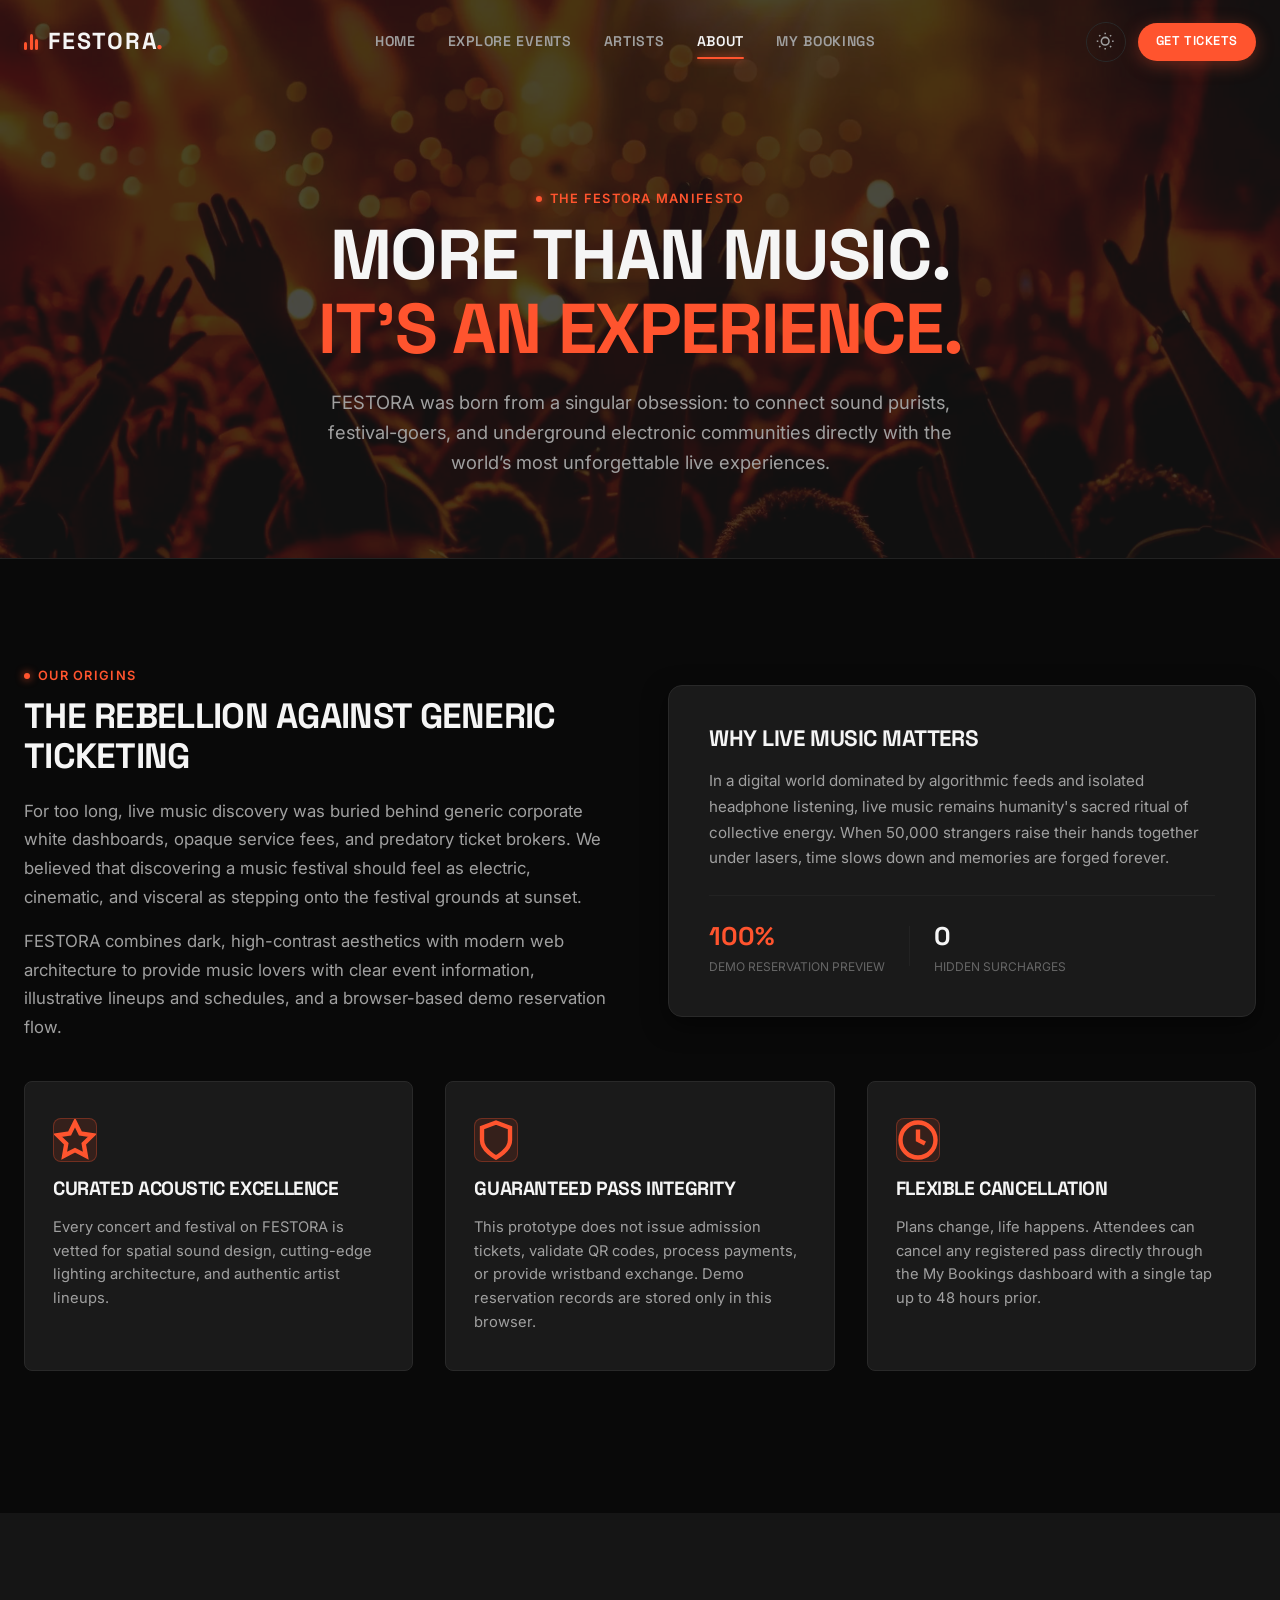
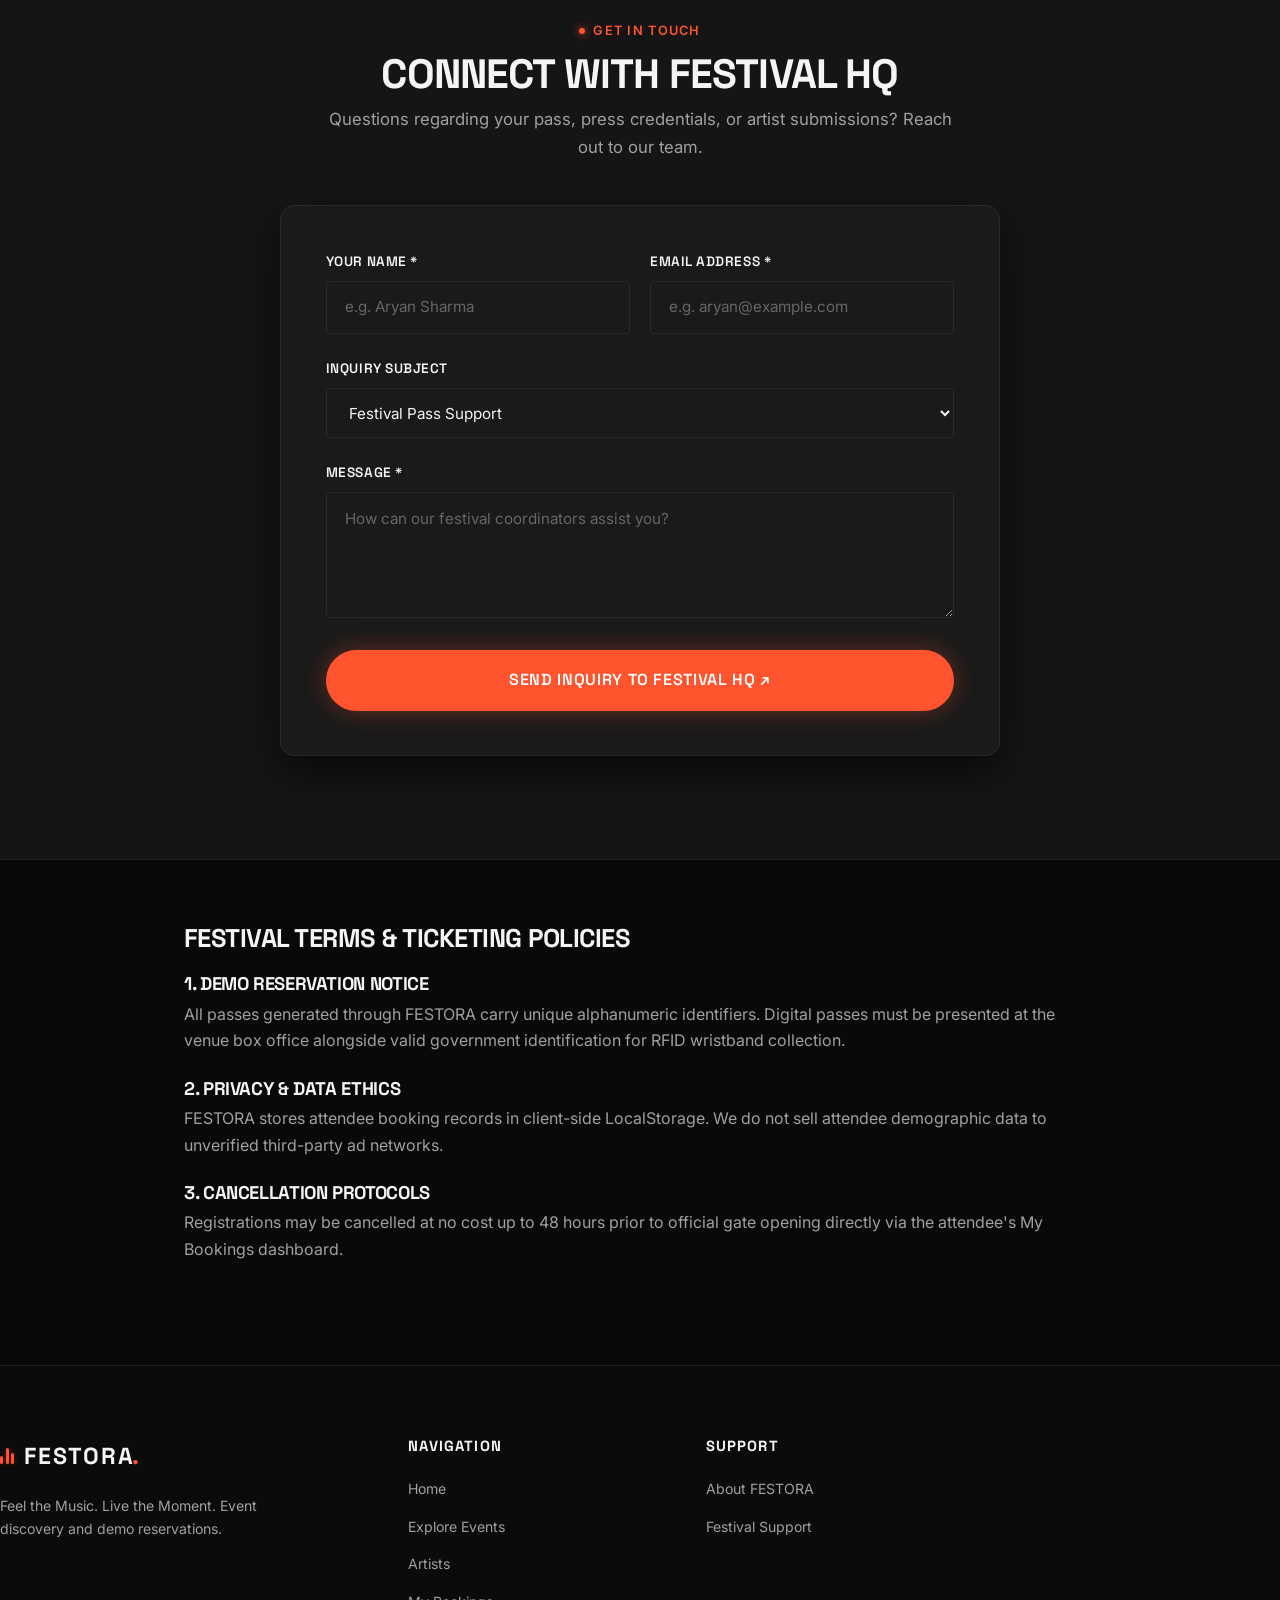
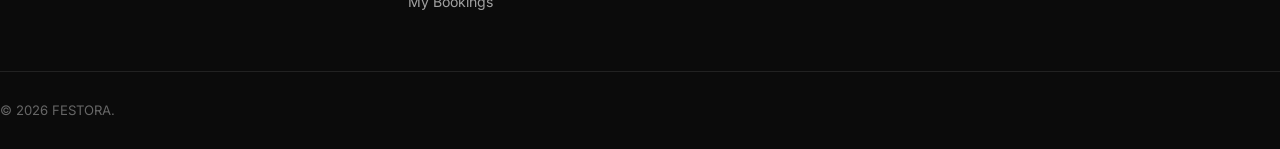
<file: about.html>
<!DOCTYPE html>
<html lang="en" data-theme="dark">
<head>
  <meta charset="UTF-8">
  <meta name="viewport" content="width=device-width, initial-scale=1.0">
  <title>About Us & Mission – FESTORA</title>
  <meta name="description" content="Discover the story and ethos behind FESTORA — connecting music lovers to world-class live experiences and music festivals.">
  <meta name="theme-color" content="#090909">

  <!-- Core Stylesheets -->
  <link rel="stylesheet" href="css/style.css">
  <link rel="stylesheet" href="css/animations.css">
  <link rel="stylesheet" href="css/responsive.css">
</head>
<body>

  <!-- ==========================================================================
       1. Navigation Bar (Ref 1, 6, 7, 8)
       ========================================================================== -->
  <header class="site-header is-scrolled" role="banner">
    <div class="container nav-wrap">
      
      <!-- Brand Logo -->
      <a href="index.html" class="brand-logo" aria-label="FESTORA Home">
        <span class="logo-bars" aria-hidden="true">
          <span class="logo-bar"></span>
          <span class="logo-bar"></span>
          <span class="logo-bar"></span>
        </span>
        <span>FESTORA<span class="accent-dot">.</span></span>
      </a>

      <!-- Desktop Navigation Menu -->
      <nav class="nav-menu" role="navigation" aria-label="Main Navigation">
        <a href="index.html" class="nav-link">Home</a>
        <a href="events.html" class="nav-link">Explore Events</a>
        <a href="artists.html" class="nav-link">Artists</a>
        <a href="about.html" class="nav-link active">About</a>
        <a href="bookings.html" class="nav-link">My Bookings</a>
      </nav>

      <!-- Nav Utility Actions -->
      <div class="nav-actions">
        <button type="button" class="btn-theme-toggle" aria-label="Switch Theme" title="Toggle Dark/Light Mode">
          <svg class="icon" viewBox="0 0 24 24" fill="none" stroke="currentColor" stroke-width="2">
            <circle cx="12" cy="12" r="5"></circle>
            <line x1="12" y1="1" x2="12" y2="3"></line>
            <line x1="12" y1="21" x2="12" y2="23"></line>
            <line x1="4.22" y1="4.22" x2="5.64" y2="5.64"></line>
            <line x1="18.36" y1="18.36" x2="19.78" y2="19.78"></line>
            <line x1="1" y1="12" x2="3" y2="12"></line>
            <line x1="21" y1="12" x2="23" y2="12"></line>
            <line x1="4.22" y1="19.78" x2="5.64" y2="18.36"></line>
            <line x1="18.36" y1="5.64" x2="19.78" y2="4.22"></line>
          </svg>
        </button>

        <a href="events.html" class="btn btn-primary btn-pill btn-sm">
          <span>GET TICKETS</span>
        </a>

        <button type="button" class="btn-nav-toggle" aria-label="Toggle navigation menu" aria-expanded="false">
          <span class="hamburger-line"></span>
          <span class="hamburger-line"></span>
          <span class="hamburger-line"></span>
        </button>
      </div>
    </div>
  </header>

  <!-- Mobile Navigation Overlay & Drawer -->
  <div class="mobile-nav-overlay" aria-hidden="true"></div>
  <aside class="mobile-nav-drawer" aria-label="Mobile Navigation Drawer">
    <div class="mobile-nav-links">
      <a href="index.html" class="mobile-nav-link"><span>Home</span><span>→</span></a>
      <a href="events.html" class="mobile-nav-link"><span>Explore Events</span><span>→</span></a>
      <a href="artists.html" class="mobile-nav-link"><span>Artists</span><span>→</span></a>
      <a href="about.html" class="mobile-nav-link active"><span>About</span><span>→</span></a>
      <a href="bookings.html" class="mobile-nav-link"><span>My Bookings</span><span>→</span></a>
    </div>
  </aside>

  <!-- Main Content -->
  <main id="main-content">
    
    <!-- Hero Section (Ref 4 & 15) -->
    <section class="about-hero" aria-label="About FESTORA Hero">
      <img class="about-hero-bg" src="assets/images/backgrounds/about-bg.jpg" alt="Concert crowd in stage lighting">
      <div class="container" style="position:relative;z-index:2;max-width:860px;margin:0 auto;">
        <span class="section-tag" style="margin-bottom:0.6rem;">THE FESTORA MANIFESTO</span>
        <h1 class="page-header-title" style="font-size:clamp(2.4rem, 5.5vw, 4.4rem);line-height:1.05;">
          MORE THAN MUSIC.<br>
          <span class="text-accent">IT'S AN EXPERIENCE.</span>
        </h1>
        <p style="font-size:1.15rem;color:var(--text-secondary);max-width:680px;margin:1.25rem auto 0;line-height:1.65;">
          FESTORA was born from a singular obsession: to connect sound purists, festival-goers, and underground electronic communities directly with the world’s most unforgettable live experiences.
        </p>
      </div>
    </section>

    <!-- Brand Story & Mission Section -->
    <section class="section" aria-label="Our Story & Mission">
      <div class="container">
        
        <div style="display:grid;grid-template-columns:1fr 1fr;gap:3.5rem;align-items:center;" class="about-story-grid">
          <div>
            <span class="section-tag">OUR ORIGINS</span>
            <h2 class="section-title" style="font-size:2.2rem;margin-bottom:1.25rem;">THE REBELLION AGAINST GENERIC TICKETING</h2>
            <p class="detail-text" style="margin-bottom:1rem;">
              For too long, live music discovery was buried behind generic corporate white dashboards, opaque service fees, and predatory ticket brokers. We believed that discovering a music festival should feel as electric, cinematic, and visceral as stepping onto the festival grounds at sunset.
            </p>
            <p class="detail-text">
              FESTORA combines dark, high-contrast aesthetics with modern web architecture to provide music lovers with clear event information, illustrative lineups and schedules, and a browser-based demo reservation flow.
            </p>
          </div>

          <div style="background-color:var(--bg-card);border:1px solid var(--border-light);border-radius:var(--radius-lg);padding:2.5rem;box-shadow:var(--shadow-md);">
            <h3 style="font-size:1.4rem;font-weight:700;color:var(--text-primary);text-transform:uppercase;margin-bottom:1rem;">
              WHY LIVE MUSIC MATTERS
            </h3>
            <p class="detail-text" style="font-size:0.95rem;margin-bottom:1.5rem;">
              In a digital world dominated by algorithmic feeds and isolated headphone listening, live music remains humanity's sacred ritual of collective energy. When 50,000 strangers raise their hands together under lasers, time slows down and memories are forged forever.
            </p>
            <div style="padding-top:1.25rem;border-top:1px solid var(--border-subtle);display:flex;align-items:center;gap:1.5rem;">
              <div>
                <div style="font-family:var(--font-heading);font-size:1.6rem;font-weight:700;color:var(--accent-primary);">100%</div>
                <div style="font-size:0.75rem;color:var(--text-muted);text-transform:uppercase;">Demo Reservation Preview</div>
              </div>
              <div style="width:1px;height:40px;background:var(--border-subtle);"></div>
              <div>
                <div style="font-family:var(--font-heading);font-size:1.6rem;font-weight:700;color:var(--text-primary);">0</div>
                <div style="font-size:0.75rem;color:var(--text-muted);text-transform:uppercase;">Hidden Surcharges</div>
              </div>
            </div>
          </div>
        </div>

        <!-- 3 Core Values (Ref 1, 4, 14) -->
        <div class="about-values-grid">
          
          <div class="value-card">
            <div class="value-card-icon">
              <svg viewBox="0 0 24 24" fill="none" stroke="currentColor" stroke-width="2.5"><polygon points="12 2 15.09 8.26 22 9.27 17 14.14 18.18 21.02 12 17.77 5.82 21.02 7 14.14 2 9.27 8.91 8.26 12 2"></polygon></svg>
            </div>
            <h3 class="value-card-title">CURATED ACOUSTIC EXCELLENCE</h3>
            <p class="value-card-desc">
              Every concert and festival on FESTORA is vetted for spatial sound design, cutting-edge lighting architecture, and authentic artist lineups.
            </p>
          </div>

          <div class="value-card">
            <div class="value-card-icon">
              <svg viewBox="0 0 24 24" fill="none" stroke="currentColor" stroke-width="2.5"><path d="M12 22s8-4 8-10V5l-8-3-8 3v7c0 6 8 10 8 10z"></path></svg>
            </div>
            <h3 class="value-card-title">GUARANTEED PASS INTEGRITY</h3>
            <p class="value-card-desc">
              This prototype does not issue admission tickets, validate QR codes, process payments, or provide wristband exchange. Demo reservation records are stored only in this browser.
            </p>
          </div>

          <div class="value-card">
            <div class="value-card-icon">
              <svg viewBox="0 0 24 24" fill="none" stroke="currentColor" stroke-width="2.5"><circle cx="12" cy="12" r="10"></circle><polyline points="12 6 12 12 16 14"></polyline></svg>
            </div>
            <h3 class="value-card-title">FLEXIBLE CANCELLATION</h3>
            <p class="value-card-desc">
              Plans change, life happens. Attendees can cancel any registered pass directly through the My Bookings dashboard with a single tap up to 48 hours prior.
            </p>
          </div>

        </div>

      </div>
    </section>

    <!-- Contact & Inquiries Module -->
    <section class="section section-secondary" id="contact" aria-label="Contact and Festival HQ">
      <div class="container">
        
        <div class="section-header" style="justify-content:center;text-align:center;">
          <div class="section-title-wrap">
            <span class="section-tag" style="justify-content:center;">GET IN TOUCH</span>
            <h2 class="section-title">CONNECT WITH FESTIVAL HQ</h2>
            <p class="section-subtitle">Questions regarding your pass, press credentials, or artist submissions? Reach out to our team.</p>
          </div>
        </div>

        <div class="contact-card-wrap">
          <form id="contact-form" novalidate>
            
            <div class="form-grid-2col">
              <div class="form-group" id="group-contact-name">
                <label for="contact-name" class="form-label">Your Name *</label>
                <input type="text" id="contact-name" class="form-control" placeholder="e.g. Aryan Sharma" required>
                <span class="form-error">Please enter your name.</span>
              </div>

              <div class="form-group" id="group-contact-email">
                <label for="contact-email" class="form-label">Email Address *</label>
                <input type="email" id="contact-email" class="form-control" placeholder="e.g. aryan@example.com" required>
                <span class="form-error">Please enter a valid email address.</span>
              </div>
            </div>

            <div class="form-group">
              <label for="contact-subject" class="form-label">Inquiry Subject</label>
              <select id="contact-subject" class="form-control">
                <option value="Pass Reservation">Festival Pass Support</option>
                <option value="Artist Booking">Artist & Lineup Inquiry</option>
                <option value="Media & Press">Press & Media Accreditation</option>
                <option value="Sponsorship">Brand & Stage Sponsorship</option>
              </select>
            </div>

            <div class="form-group" id="group-contact-msg">
              <label for="contact-msg" class="form-label">Message *</label>
              <textarea id="contact-msg" class="form-control" rows="4" placeholder="How can our festival coordinators assist you?" required></textarea>
              <span class="form-error">Please enter your message.</span>
            </div>

            <button type="submit" class="btn btn-primary btn-pill btn-block btn-lg glow-orange">
              <span>SEND INQUIRY TO FESTIVAL HQ ↗</span>
            </button>

          </form>
        </div>

      </div>
    </section>

    <!-- Legal Anchors Section (Terms & Privacy) -->
    <section class="section" id="terms" style="padding-top:4rem;border-top:1px solid var(--border-subtle);" aria-label="Legal & Policies">
      <div class="container container-narrow">
        <h2 style="font-size:1.6rem;margin-bottom:1.25rem;">FESTIVAL TERMS & TICKETING POLICIES</h2>
        
        <div style="display:flex;flex-direction:column;gap:1.5rem;font-size:0.92rem;color:var(--text-secondary);line-height:1.7;">
          <div id="security">
            <h3 style="font-size:1.15rem;color:var(--text-primary);margin-bottom:0.4rem;">1. DEMO RESERVATION NOTICE</h3>
            <p>All passes generated through FESTORA carry unique alphanumeric identifiers. Digital passes must be presented at the venue box office alongside valid government identification for RFID wristband collection.</p>
          </div>

          <div id="privacy">
            <h3 style="font-size:1.15rem;color:var(--text-primary);margin-bottom:0.4rem;">2. PRIVACY & DATA ETHICS</h3>
            <p>FESTORA stores attendee booking records in client-side LocalStorage. We do not sell attendee demographic data to unverified third-party ad networks.</p>
          </div>

          <div>
            <h3 style="font-size:1.15rem;color:var(--text-primary);margin-bottom:0.4rem;">3. CANCELLATION PROTOCOLS</h3>
            <p>Registrations may be cancelled at no cost up to 48 hours prior to official gate opening directly via the attendee's My Bookings dashboard.</p>
          </div>
        </div>
      </div>
    </section>

  </main>

  <!-- Global Footer -->
  <footer class="site-footer" role="contentinfo">
    <div class="container footer-main">
      <div>
        <a href="index.html" class="brand-logo">
          <span class="logo-bars"><span class="logo-bar"></span><span class="logo-bar"></span><span class="logo-bar"></span></span>
          <span>FESTORA<span class="accent-dot">.</span></span>
        </a>
        <p class="footer-brand-desc">Feel the Music. Live the Moment. Event discovery and demo reservations.</p>
      </div>
      <div>
        <h4 class="footer-heading">NAVIGATION</h4>
        <ul class="footer-links">
          <li><a href="index.html" class="footer-link">Home</a></li>
          <li><a href="events.html" class="footer-link">Explore Events</a></li>
          <li><a href="artists.html" class="footer-link">Artists</a></li>
          <li><a href="bookings.html" class="footer-link">My Bookings</a></li>
        </ul>
      </div>
      <div>
        <h4 class="footer-heading">SUPPORT</h4>
        <ul class="footer-links">
          <li><a href="about.html" class="footer-link">About FESTORA</a></li>
          <li><a href="about.html#contact" class="footer-link">Festival Support</a></li>
        </ul>
      </div>
    </div>
    <div class="container footer-bottom">
      <div><span>© 2026 FESTORA.</span></div>
    </div>
  </footer>

  <!-- Scripts -->
  <script src="js/events.js"></script>
  <script src="js/main.js"></script>
  <script>
    // Inline Contact Form Handler
    document.addEventListener('DOMContentLoaded', () => {
      const contactForm = document.getElementById('contact-form');
      if (!contactForm) return;

      contactForm.addEventListener('submit', (e) => {
        e.preventDefault();
        const name = document.getElementById('contact-name').value.trim();
        const email = document.getElementById('contact-email').value.trim();
        const msg = document.getElementById('contact-msg').value.trim();

        let valid = true;
        if (!name) {
          document.getElementById('group-contact-name').classList.add('has-error');
          valid = false;
        } else {
          document.getElementById('group-contact-name').classList.remove('has-error');
        }

        if (!/^[^\s@]+@[^\s@]+\.[^\s@]+$/.test(email)) {
          document.getElementById('group-contact-email').classList.add('has-error');
          valid = false;
        } else {
          document.getElementById('group-contact-email').classList.remove('has-error');
        }

        if (!msg) {
          document.getElementById('group-contact-msg').classList.add('has-error');
          valid = false;
        } else {
          document.getElementById('group-contact-msg').classList.remove('has-error');
        }

        if (valid) {
          if (window.FestoraUI && window.FestoraUI.showToast) {
            window.FestoraUI.showToast(`Thank you, ${name}! This demo form does not send messages yet. Your message has not been sent.`);
          }
          // Keep the user's message in the form because no delivery service is connected.
        }
      });
    });
  </script>
</body>
</html>
</file>
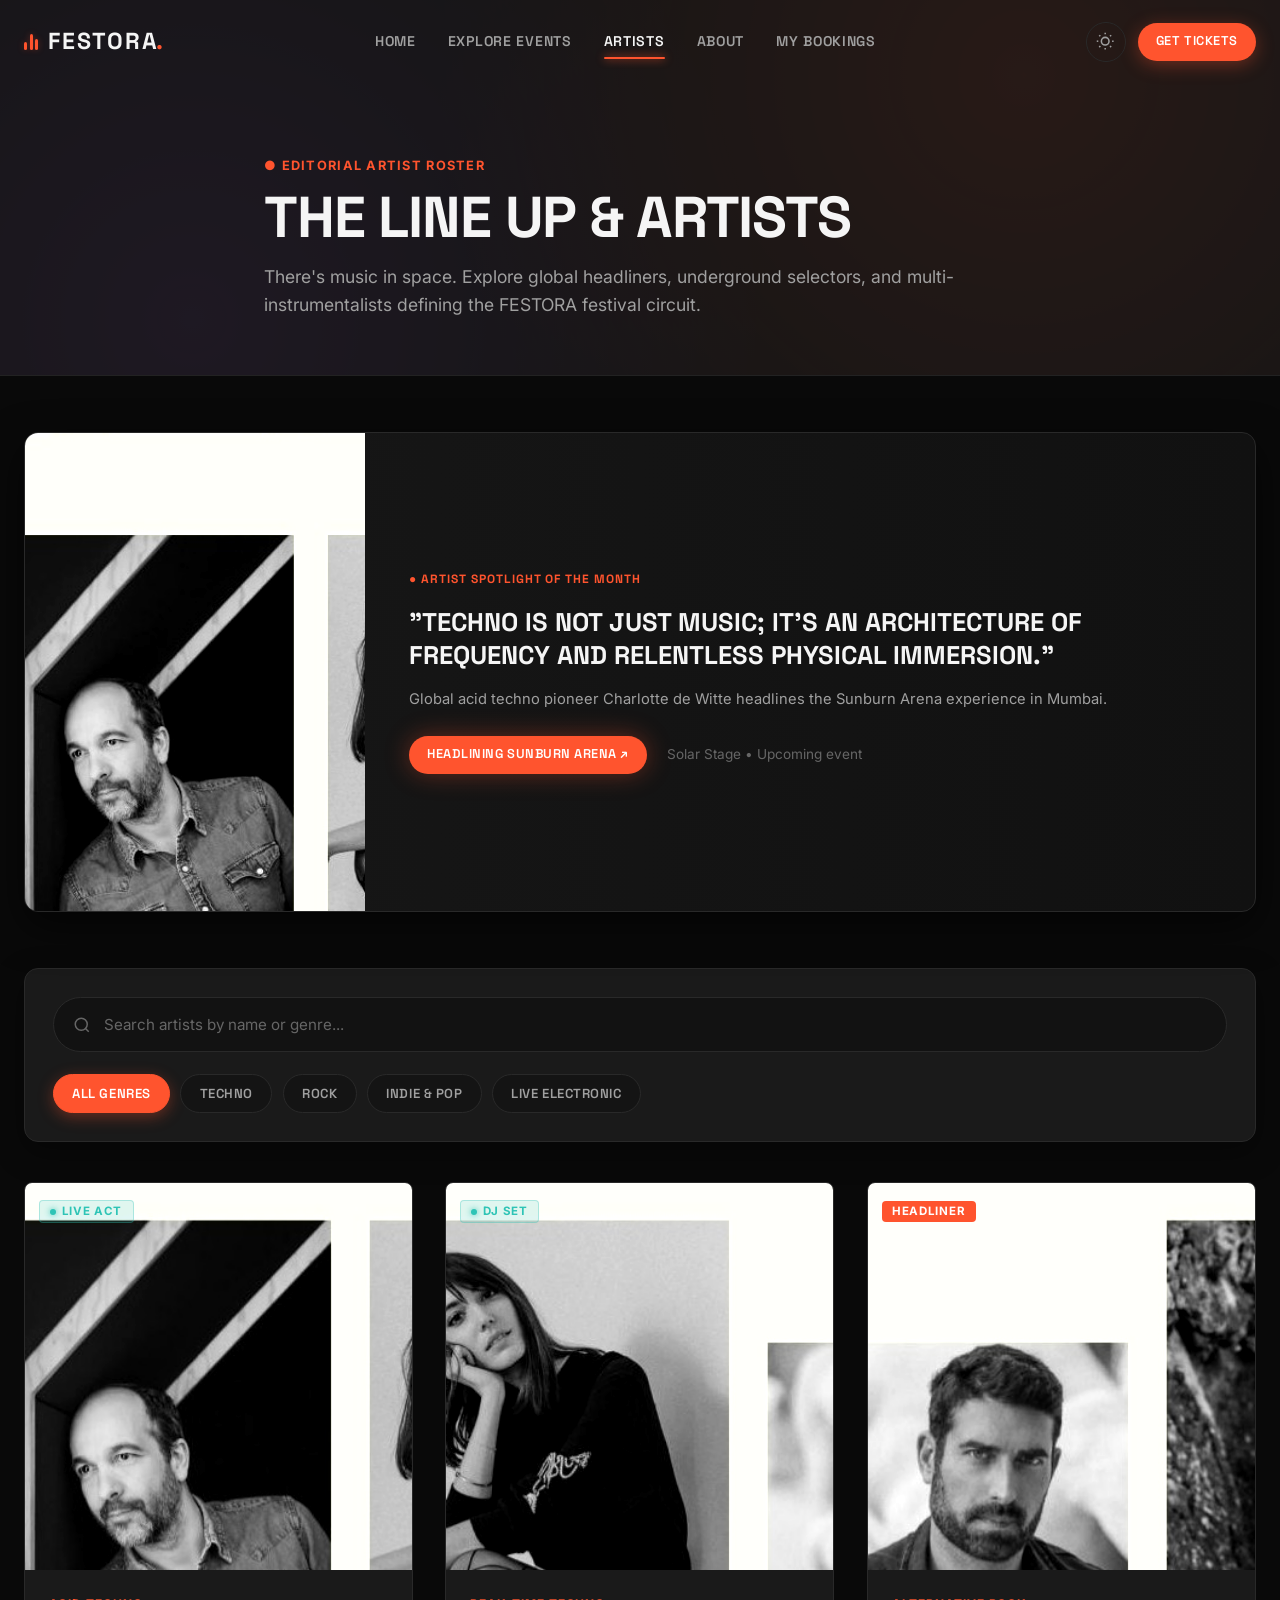
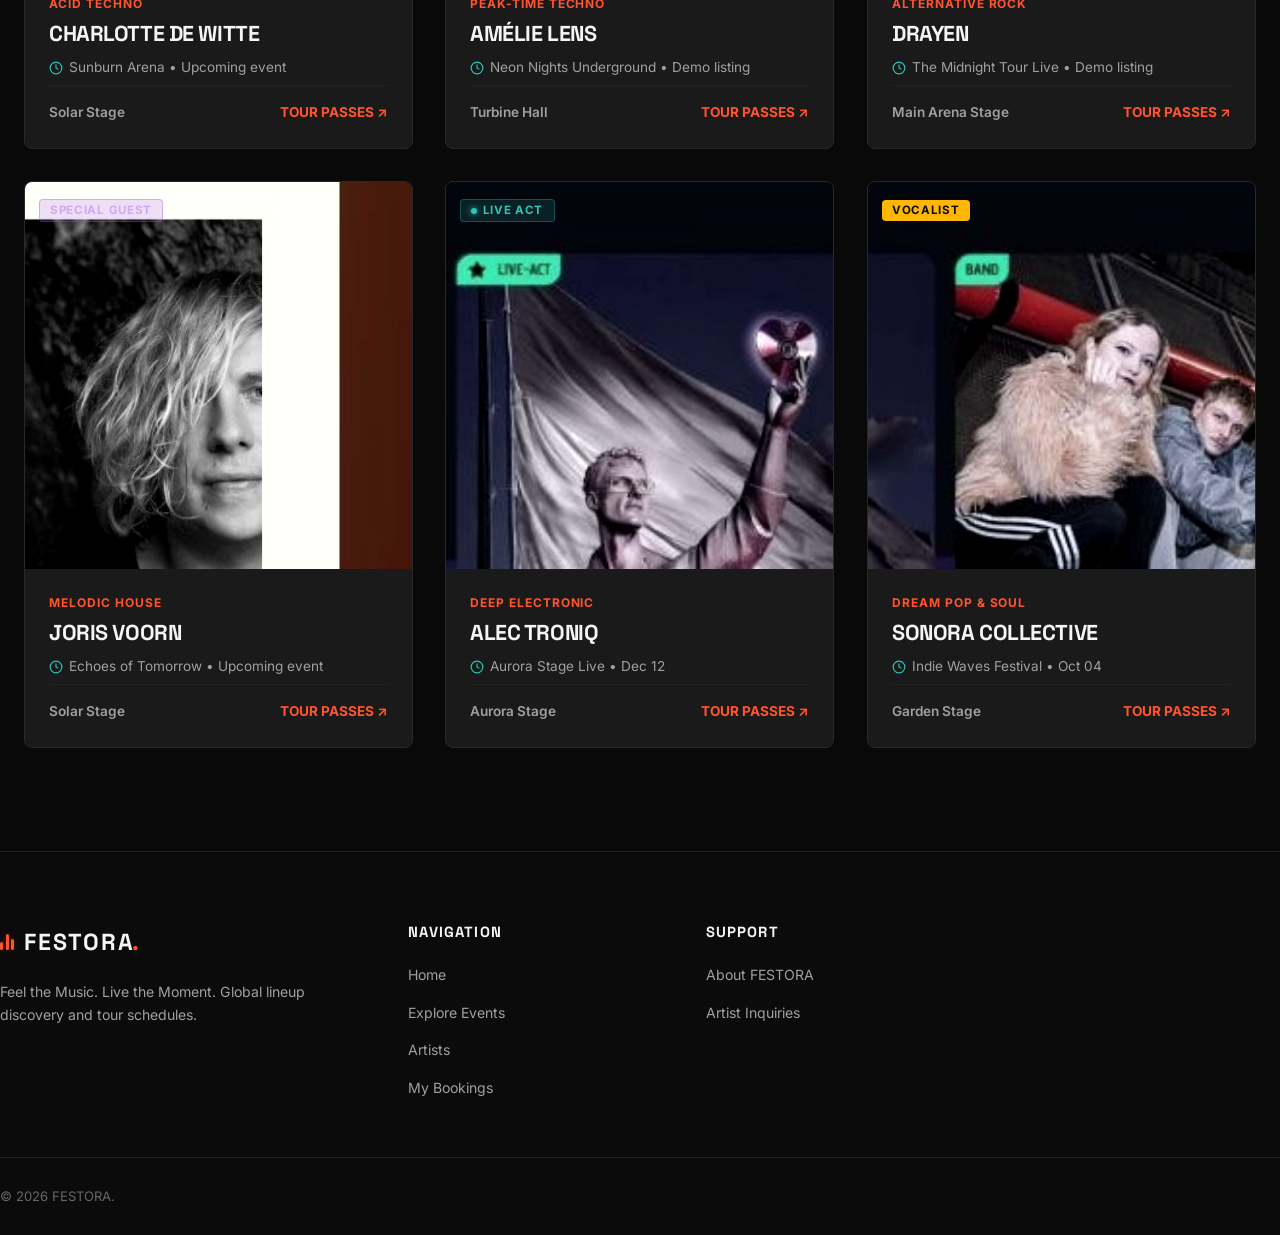
<file: artists.html>
<!DOCTYPE html>
<html lang="en" data-theme="dark">
<head>
  <meta charset="UTF-8">
  <meta name="viewport" content="width=device-width, initial-scale=1.0">
  <title>Artist Lineup & Roster – FESTORA</title>
  <meta name="description" content="Discover global music headliners, underground electronic DJs, and tour schedules on FESTORA.">
  <meta name="theme-color" content="#090909">

  <!-- Core Stylesheets -->
  <link rel="stylesheet" href="css/style.css">
  <link rel="stylesheet" href="css/animations.css">
  <link rel="stylesheet" href="css/responsive.css">
</head>
<body>

  <!-- ==========================================================================
       1. Navigation Bar (Ref 1, 6, 7, 8)
       ========================================================================== -->
  <header class="site-header is-scrolled" role="banner">
    <div class="container nav-wrap">
      
      <!-- Brand Logo -->
      <a href="index.html" class="brand-logo" aria-label="FESTORA Home">
        <span class="logo-bars" aria-hidden="true">
          <span class="logo-bar"></span>
          <span class="logo-bar"></span>
          <span class="logo-bar"></span>
        </span>
        <span>FESTORA<span class="accent-dot">.</span></span>
      </a>

      <!-- Desktop Navigation Menu -->
      <nav class="nav-menu" role="navigation" aria-label="Main Navigation">
        <a href="index.html" class="nav-link">Home</a>
        <a href="events.html" class="nav-link">Explore Events</a>
        <a href="artists.html" class="nav-link active">Artists</a>
        <a href="about.html" class="nav-link">About</a>
        <a href="bookings.html" class="nav-link">My Bookings</a>
      </nav>

      <!-- Nav Utility Actions -->
      <div class="nav-actions">
        <button type="button" class="btn-theme-toggle" aria-label="Switch Theme" title="Toggle Dark/Light Mode">
          <svg class="icon" viewBox="0 0 24 24" fill="none" stroke="currentColor" stroke-width="2">
            <circle cx="12" cy="12" r="5"></circle>
            <line x1="12" y1="1" x2="12" y2="3"></line>
            <line x1="12" y1="21" x2="12" y2="23"></line>
            <line x1="4.22" y1="4.22" x2="5.64" y2="5.64"></line>
            <line x1="18.36" y1="18.36" x2="19.78" y2="19.78"></line>
            <line x1="1" y1="12" x2="3" y2="12"></line>
            <line x1="21" y1="12" x2="23" y2="12"></line>
            <line x1="4.22" y1="19.78" x2="5.64" y2="18.36"></line>
            <line x1="18.36" y1="5.64" x2="19.78" y2="4.22"></line>
          </svg>
        </button>

        <a href="events.html" class="btn btn-primary btn-pill btn-sm">
          <span>GET TICKETS</span>
        </a>

        <button type="button" class="btn-nav-toggle" aria-label="Toggle navigation menu" aria-expanded="false">
          <span class="hamburger-line"></span>
          <span class="hamburger-line"></span>
          <span class="hamburger-line"></span>
        </button>
      </div>
    </div>
  </header>

  <!-- Mobile Navigation Overlay & Drawer -->
  <div class="mobile-nav-overlay" aria-hidden="true"></div>
  <aside class="mobile-nav-drawer" aria-label="Mobile Navigation Drawer">
    <div class="mobile-nav-links">
      <a href="index.html" class="mobile-nav-link"><span>Home</span><span>→</span></a>
      <a href="events.html" class="mobile-nav-link"><span>Explore Events</span><span>→</span></a>
      <a href="artists.html" class="mobile-nav-link active"><span>Artists</span><span>→</span></a>
      <a href="about.html" class="mobile-nav-link"><span>About</span><span>→</span></a>
      <a href="bookings.html" class="mobile-nav-link"><span>My Bookings</span><span>→</span></a>
    </div>
  </aside>

  <!-- Main Content -->
  <main id="main-content">
    
    <!-- Page Header (Ref 12: THE LINE UP) -->
    <section class="page-header" aria-label="Artists Header">
      <div class="page-header-bg" aria-hidden="true"></div>
      <div class="container page-header-content">
        <span class="page-header-tag">● EDITORIAL ARTIST ROSTER</span>
        <h1 class="page-header-title">THE LINE UP & ARTISTS</h1>
        <p class="page-header-desc">
          There's music in space. Explore global headliners, underground selectors, and multi-instrumentalists defining the FESTORA festival circuit.
        </p>
      </div>
    </section>

    <!-- Content Section -->
    <section class="section" style="padding-top: 3.5rem;" aria-label="Artist Roster">
      <div class="container">
        
        <!-- Featured Spotlight Banner (Ref 6 & 12) -->
        <div class="artist-spotlight-banner reveal-on-scroll">
          <div class="artist-spotlight-img-wrap">
            <img class="artist-spotlight-img" src="assets/images/artists/artist-01.jpg" alt="Charlotte de Witte performing live">
          </div>
          <div class="artist-spotlight-body">
            <span class="artist-tag-pill">● ARTIST SPOTLIGHT OF THE MONTH</span>
            <div class="artist-spotlight-quote">
              "Techno is not just music; it's an architecture of frequency and relentless physical immersion."
            </div>
            <p class="artist-bio-snippet">
              Global acid techno pioneer Charlotte de Witte headlines the Sunburn Arena experience in Mumbai.
            </p>
            <div style="display:flex;align-items:center;gap:1.25rem;flex-wrap:wrap;margin-top:0.5rem;">
              <a href="event-details.html?id=sunburn-arena" class="btn btn-primary btn-pill btn-sm glow-orange">
                <span>HEADLINING SUNBURN ARENA ↗</span>
              </a>
              <span style="font-size:0.85rem;color:var(--text-muted);">Solar Stage • Upcoming event</span>
            </div>
          </div>
        </div>

        <!-- Filter & Search Bar for Artists (Ref 13) -->
        <div class="filter-panel" style="margin-bottom: 2.5rem;">
          <div class="filter-search-box">
            <svg class="filter-search-icon" viewBox="0 0 24 24" fill="none" stroke="currentColor" stroke-width="2">
              <circle cx="11" cy="11" r="8"></circle>
              <line x1="21" y1="21" x2="16.65" y2="16.65"></line>
            </svg>
            <input type="text" 
                   id="artist-search-input" 
                   class="filter-search-input" 
                   placeholder="Search artists by name or genre..." 
                   aria-label="Search artists">
          </div>

          <div class="filter-chips-row" id="artist-genre-chips" role="group" aria-label="Filter artists by genre">
            <button type="button" class="filter-chip active" data-genre="All">All Genres</button>
            <button type="button" class="filter-chip" data-genre="Techno">Techno</button>
            <button type="button" class="filter-chip" data-genre="Rock">Rock</button>
            <button type="button" class="filter-chip" data-genre="Indie">Indie & Pop</button>
            <button type="button" class="filter-chip" data-genre="Electronic">Live Electronic</button>
          </div>
        </div>

        <!-- Editorial Artist Grid (Ref 12 & 13) -->
        <div class="artists-grid" id="artists-catalog-grid">
          
          <!-- Artist 1 -->
          <article class="artist-card reveal-on-scroll" data-name="Charlotte de Witte" data-genre="Techno">
            <div class="artist-portrait-wrap">
              <img class="artist-portrait" src="assets/images/artists/artist-01.jpg" alt="Charlotte de Witte" loading="lazy">
              <div class="artist-badge-top"><span class="badge badge-live">LIVE ACT</span></div>
            </div>
            <div class="artist-card-body">
              <span class="artist-genre-tag">Acid Techno</span>
              <h3 class="artist-name">Charlotte de Witte</h3>
              <p class="artist-performance">
                <svg viewBox="0 0 24 24" fill="none" stroke="currentColor" stroke-width="2"><circle cx="12" cy="12" r="10"/><polyline points="12 6 12 12 16 14"/></svg>
                <span>Sunburn Arena • Upcoming event</span>
              </p>
              <div class="artist-card-footer">
                <span>Solar Stage</span>
                <a href="event-details.html?id=sunburn-arena" style="color:var(--accent-primary);font-weight:700;">TOUR PASSES ↗</a>
              </div>
            </div>
          </article>

          <!-- Artist 2 -->
          <article class="artist-card reveal-on-scroll" data-name="Amélie Lens" data-genre="Techno">
            <div class="artist-portrait-wrap">
              <img class="artist-portrait" src="assets/images/artists/artist-02.jpg" alt="Amélie Lens" loading="lazy">
              <div class="artist-badge-top"><span class="badge badge-live">DJ SET</span></div>
            </div>
            <div class="artist-card-body">
              <span class="artist-genre-tag">Peak-Time Techno</span>
              <h3 class="artist-name">Amélie Lens</h3>
              <p class="artist-performance">
                <svg viewBox="0 0 24 24" fill="none" stroke="currentColor" stroke-width="2"><circle cx="12" cy="12" r="10"/><polyline points="12 6 12 12 16 14"/></svg>
                <span>Neon Nights Underground • Demo listing</span>
              </p>
              <div class="artist-card-footer">
                <span>Turbine Hall</span>
                <a href="event-details.html?id=neon-nights" style="color:var(--accent-primary);font-weight:700;">TOUR PASSES ↗</a>
              </div>
            </div>
          </article>

          <!-- Artist 3 -->
          <article class="artist-card reveal-on-scroll" data-name="Drayen" data-genre="Rock">
            <div class="artist-portrait-wrap">
              <img class="artist-portrait" src="assets/images/artists/artist-03.jpg" alt="Drayen" loading="lazy">
              <div class="artist-badge-top"><span class="badge badge-orange">HEADLINER</span></div>
            </div>
            <div class="artist-card-body">
              <span class="artist-genre-tag">Alternative Rock</span>
              <h3 class="artist-name">Drayen</h3>
              <p class="artist-performance">
                <svg viewBox="0 0 24 24" fill="none" stroke="currentColor" stroke-width="2"><circle cx="12" cy="12" r="10"/><polyline points="12 6 12 12 16 14"/></svg>
                <span>The Midnight Tour Live • Demo listing</span>
              </p>
              <div class="artist-card-footer">
                <span>Main Arena Stage</span>
                <a href="event-details.html?id=midnight-tour" style="color:var(--accent-primary);font-weight:700;">TOUR PASSES ↗</a>
              </div>
            </div>
          </article>

          <!-- Artist 4 -->
          <article class="artist-card reveal-on-scroll" data-name="Joris Voorn" data-genre="Techno">
            <div class="artist-portrait-wrap">
              <img class="artist-portrait" src="assets/images/artists/artist-04.jpg" alt="Joris Voorn" loading="lazy">
              <div class="artist-badge-top"><span class="badge badge-purple">SPECIAL GUEST</span></div>
            </div>
            <div class="artist-card-body">
              <span class="artist-genre-tag">Melodic House</span>
              <h3 class="artist-name">Joris Voorn</h3>
              <p class="artist-performance">
                <svg viewBox="0 0 24 24" fill="none" stroke="currentColor" stroke-width="2"><circle cx="12" cy="12" r="10"/><polyline points="12 6 12 12 16 14"/></svg>
                <span>Echoes of Tomorrow • Upcoming event</span>
              </p>
              <div class="artist-card-footer">
                <span>Solar Stage</span>
                <a href="event-details.html?id=echoes-tomorrow" style="color:var(--accent-primary);font-weight:700;">TOUR PASSES ↗</a>
              </div>
            </div>
          </article>

          <!-- Artist 5 -->
          <article class="artist-card reveal-on-scroll" data-name="Alec Troniq" data-genre="Electronic">
            <div class="artist-portrait-wrap">
              <img class="artist-portrait" src="assets/images/artists/artist-05.jpg" alt="Alec Troniq" loading="lazy">
              <div class="artist-badge-top"><span class="badge badge-live">LIVE ACT</span></div>
            </div>
            <div class="artist-card-body">
              <span class="artist-genre-tag">Deep Electronic</span>
              <h3 class="artist-name">Alec Troniq</h3>
              <p class="artist-performance">
                <svg viewBox="0 0 24 24" fill="none" stroke="currentColor" stroke-width="2"><circle cx="12" cy="12" r="10"/><polyline points="12 6 12 12 16 14"/></svg>
                <span>Aurora Stage Live • Dec 12</span>
              </p>
              <div class="artist-card-footer">
                <span>Aurora Stage</span>
                <a href="event-details.html?id=sunburn-arena" style="color:var(--accent-primary);font-weight:700;">TOUR PASSES ↗</a>
              </div>
            </div>
          </article>

          <!-- Artist 6 -->
          <article class="artist-card reveal-on-scroll" data-name="Sonora Collective" data-genre="Indie">
            <div class="artist-portrait-wrap">
              <img class="artist-portrait" src="assets/images/artists/artist-06.jpg" alt="Sonora Collective" loading="lazy">
              <div class="artist-badge-top"><span class="badge badge-yellow">VOCALIST</span></div>
            </div>
            <div class="artist-card-body">
              <span class="artist-genre-tag">Dream Pop & Soul</span>
              <h3 class="artist-name">Sonora Collective</h3>
              <p class="artist-performance">
                <svg viewBox="0 0 24 24" fill="none" stroke="currentColor" stroke-width="2"><circle cx="12" cy="12" r="10"/><polyline points="12 6 12 12 16 14"/></svg>
                <span>Indie Waves Festival • Oct 04</span>
              </p>
              <div class="artist-card-footer">
                <span>Garden Stage</span>
                <a href="event-details.html?id=indie-waves" style="color:var(--accent-primary);font-weight:700;">TOUR PASSES ↗</a>
              </div>
            </div>
          </article>

        </div>

        <!-- Empty Filter State -->
        <div class="empty-state" id="artist-empty-state" style="display: none;">
          <h3 class="empty-state-title">NO ARTISTS FOUND</h3>
          <p class="empty-state-desc">No artists match your query. Try searching for a different name or resetting genre filters.</p>
          <button type="button" class="btn btn-primary btn-pill" id="btn-reset-artists"><span>VIEW ALL ARTISTS</span></button>
        </div>

      </div>
    </section>

  </main>

  <!-- Global Footer -->
  <footer class="site-footer" role="contentinfo">
    <div class="container footer-main">
      <div>
        <a href="index.html" class="brand-logo">
          <span class="logo-bars"><span class="logo-bar"></span><span class="logo-bar"></span><span class="logo-bar"></span></span>
          <span>FESTORA<span class="accent-dot">.</span></span>
        </a>
        <p class="footer-brand-desc">Feel the Music. Live the Moment. Global lineup discovery and tour schedules.</p>
      </div>
      <div>
        <h4 class="footer-heading">NAVIGATION</h4>
        <ul class="footer-links">
          <li><a href="index.html" class="footer-link">Home</a></li>
          <li><a href="events.html" class="footer-link">Explore Events</a></li>
          <li><a href="artists.html" class="footer-link">Artists</a></li>
          <li><a href="bookings.html" class="footer-link">My Bookings</a></li>
        </ul>
      </div>
      <div>
        <h4 class="footer-heading">SUPPORT</h4>
        <ul class="footer-links">
          <li><a href="about.html" class="footer-link">About FESTORA</a></li>
          <li><a href="about.html#contact" class="footer-link">Artist Inquiries</a></li>
        </ul>
      </div>
    </div>
    <div class="container footer-bottom">
      <div><span>© 2026 FESTORA.</span></div>
    </div>
  </footer>

  <!-- Scripts -->
  <script src="js/events.js"></script>
  <script src="js/main.js"></script>
  <script>
    // Inline Artist Filter Script
    document.addEventListener('DOMContentLoaded', () => {
      const searchInput = document.getElementById('artist-search-input');
      const chips = document.querySelectorAll('#artist-genre-chips .filter-chip');
      const cards = document.querySelectorAll('#artists-catalog-grid .artist-card');
      const emptyState = document.getElementById('artist-empty-state');
      const resetBtn = document.getElementById('btn-reset-artists');

      let activeGenre = 'All';
      let searchQuery = '';

      function filterArtists() {
        let visibleCount = 0;
        cards.forEach(card => {
          const name = (card.getAttribute('data-name') || '').toLowerCase();
          const genre = (card.getAttribute('data-genre') || '').toLowerCase();

          const matchesQuery = !searchQuery || name.includes(searchQuery) || genre.includes(searchQuery);
          const matchesGenre = activeGenre === 'All' || genre.includes(activeGenre.toLowerCase());

          if (matchesQuery && matchesGenre) {
            card.style.display = 'flex';
            visibleCount++;
          } else {
            card.style.display = 'none';
          }
        });

        if (emptyState) {
          emptyState.style.display = visibleCount === 0 ? 'block' : 'none';
        }
      }

      if (searchInput) {
        searchInput.addEventListener('input', (e) => {
          searchQuery = e.target.value.trim().toLowerCase();
          filterArtists();
        });
      }

      chips.forEach(chip => {
        chip.addEventListener('click', () => {
          chips.forEach(c => c.classList.remove('active'));
          chip.classList.add('active');
          activeGenre = chip.getAttribute('data-genre');
          filterArtists();
        });
      });

      if (resetBtn) {
        resetBtn.addEventListener('click', () => {
          searchQuery = '';
          activeGenre = 'All';
          if (searchInput) searchInput.value = '';
          chips.forEach(c => c.classList.remove('active'));
          const allChip = document.querySelector('#artist-genre-chips [data-genre="All"]');
          if (allChip) allChip.classList.add('active');
          filterArtists();
        });
      }
    });
  </script>
</body>
</html>
</file>
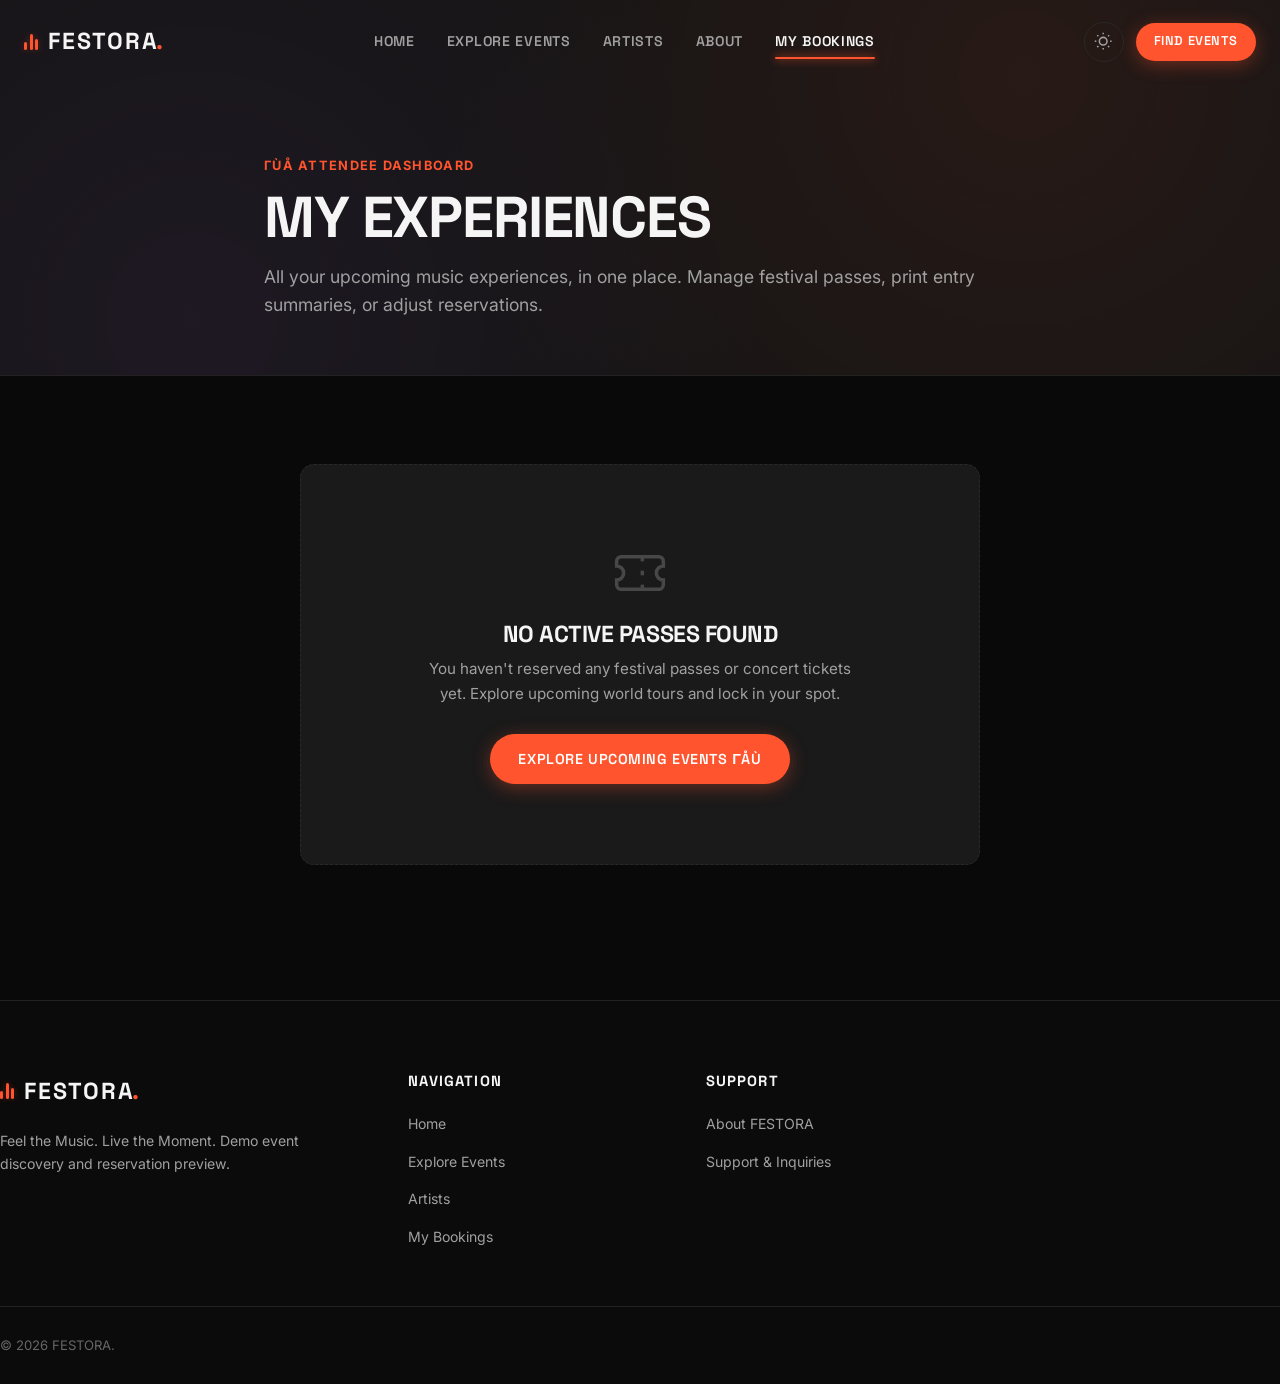
<file: bookings.html>
﻿<!DOCTYPE html>
<html lang="en" data-theme="dark">
<head>
  <meta charset="UTF-8">
  <meta name="viewport" content="width=device-width, initial-scale=1.0">
  <title>My Bookings – FESTORA</title>
  <meta name="description" content="View and manage your upcoming festival passes and concert registrations on FESTORA.">
  <meta name="theme-color" content="#090909">

  <!-- Core Stylesheets -->
  <link rel="stylesheet" href="css/style.css">
  <link rel="stylesheet" href="css/animations.css">
  <link rel="stylesheet" href="css/responsive.css">
</head>
<body>

  <!-- ==========================================================================
       1. Navigation Bar (Ref 1, 6, 7, 8)
       ========================================================================== -->
  <header class="site-header is-scrolled" role="banner">
    <div class="container nav-wrap">
      
      <!-- Brand Logo -->
      <a href="index.html" class="brand-logo" aria-label="FESTORA Home">
        <span class="logo-bars" aria-hidden="true">
          <span class="logo-bar"></span>
          <span class="logo-bar"></span>
          <span class="logo-bar"></span>
        </span>
        <span>FESTORA<span class="accent-dot">.</span></span>
      </a>

      <!-- Desktop Navigation Menu -->
      <nav class="nav-menu" role="navigation" aria-label="Main Navigation">
        <a href="index.html" class="nav-link">Home</a>
        <a href="events.html" class="nav-link">Explore Events</a>
        <a href="artists.html" class="nav-link">Artists</a>
        <a href="about.html" class="nav-link">About</a>
        <a href="bookings.html" class="nav-link active">My Bookings</a>
      </nav>

      <!-- Nav Utility Actions -->
      <div class="nav-actions">
        <button type="button" class="btn-theme-toggle" aria-label="Switch Theme" title="Toggle Dark/Light Mode">
          <svg class="icon" viewBox="0 0 24 24" fill="none" stroke="currentColor" stroke-width="2">
            <circle cx="12" cy="12" r="5"></circle>
            <line x1="12" y1="1" x2="12" y2="3"></line>
            <line x1="12" y1="21" x2="12" y2="23"></line>
            <line x1="4.22" y1="4.22" x2="5.64" y2="5.64"></line>
            <line x1="18.36" y1="18.36" x2="19.78" y2="19.78"></line>
            <line x1="1" y1="12" x2="3" y2="12"></line>
            <line x1="21" y1="12" x2="23" y2="12"></line>
            <line x1="4.22" y1="19.78" x2="5.64" y2="18.36"></line>
            <line x1="18.36" y1="5.64" x2="19.78" y2="4.22"></line>
          </svg>
        </button>

        <a href="events.html" class="btn btn-primary btn-pill btn-sm">
          <span>FIND EVENTS</span>
        </a>

        <button type="button" class="btn-nav-toggle" aria-label="Toggle navigation menu" aria-expanded="false">
          <span class="hamburger-line"></span>
          <span class="hamburger-line"></span>
          <span class="hamburger-line"></span>
        </button>
      </div>
    </div>
  </header>

  <!-- Mobile Navigation Overlay & Drawer -->
  <div class="mobile-nav-overlay" aria-hidden="true"></div>
  <aside class="mobile-nav-drawer" aria-label="Mobile Navigation Drawer">
    <div class="mobile-nav-links">
      <a href="index.html" class="mobile-nav-link"><span>Home</span><span>ΓåÆ</span></a>
      <a href="events.html" class="mobile-nav-link"><span>Explore Events</span><span>ΓåÆ</span></a>
      <a href="artists.html" class="mobile-nav-link"><span>Artists</span><span>ΓåÆ</span></a>
      <a href="about.html" class="mobile-nav-link"><span>About</span><span>ΓåÆ</span></a>
      <a href="bookings.html" class="mobile-nav-link active"><span>My Bookings</span><span>ΓåÆ</span></a>
    </div>
  </aside>

  <!-- Main Content -->
  <main id="main-content">
    
    <!-- Page Header (Ref 1 & 7) -->
    <section class="page-header" aria-label="User Bookings Header">
      <div class="page-header-bg" aria-hidden="true"></div>
      <div class="container page-header-content">
        <span class="page-header-tag">ΓùÅ ATTENDEE DASHBOARD</span>
        <h1 class="page-header-title">MY EXPERIENCES</h1>
        <p class="page-header-desc">
          All your upcoming music experiences, in one place. Manage festival passes, print entry summaries, or adjust reservations.
        </p>
      </div>
    </section>

    <!-- Bookings List Section -->
    <section class="section" style="padding-top: 3.5rem;" aria-label="Bookings List">
      <div class="container">
        
        <!-- Populated by js/bookings.js -->
        <div class="bookings-list" id="bookings-mount"></div>

        <!-- Empty State (Shown when no bookings exist) -->
        <div class="empty-state" id="bookings-empty-state" style="display: none; max-width: 680px; margin: 2rem auto;">
          <svg class="empty-state-icon" viewBox="0 0 24 24" fill="none" stroke="currentColor" stroke-width="1.5">
            <path d="M2 9a3 3 0 0 1 0 6v2a2 2 0 0 0 2 2h16a2 2 0 0 0 2-2v-2a3 3 0 0 1 0-6V7a2 2 0 0 0-2-2H4a2 2 0 0 0-2 2Z"></path>
            <path d="M13 5v2"></path>
            <path d="M13 17v2"></path>
            <path d="M13 11v2"></path>
          </svg>
          <h3 class="empty-state-title">NO ACTIVE PASSES FOUND</h3>
          <p class="empty-state-desc">
            You haven't reserved any festival passes or concert tickets yet. Explore upcoming world tours and lock in your spot.
          </p>
          <a href="events.html" class="btn btn-primary btn-pill">
            <span>EXPLORE UPCOMING EVENTS Γåù</span>
          </a>
        </div>

      </div>
    </section>

  </main>

  <!-- Cancellation Confirmation Modal Dialog -->
  <div class="cancel-modal-backdrop" id="cancel-modal" aria-hidden="true">
    <div class="cancel-modal-box" role="dialog" aria-modal="true" aria-labelledby="cancel-title">
      <div class="cancel-modal-icon">
        <svg viewBox="0 0 24 24" fill="none" stroke="currentColor" stroke-width="2.5">
          <circle cx="12" cy="12" r="10"></circle>
          <line x1="12" y1="8" x2="12" y2="12"></line>
          <line x1="12" y1="16" x2="12.01" y2="16"></line>
        </svg>
      </div>
      <h3 id="cancel-title" style="font-size: 1.4rem; font-weight: 700; text-transform: uppercase; margin-bottom: 0.5rem; color: #fff;">
        CANCEL RESERVATION?
      </h3>
      <p style="font-size: 0.92rem; color: var(--text-secondary); margin-bottom: 1.75rem;">
        Are you sure you want to cancel your pass for <strong id="cancel-event-name" style="color: #fff;">this event</strong>? Your spot will be released to the waitlist immediately.
      </p>
      <div style="display: flex; gap: 1rem; justify-content: center;">
        <button type="button" class="btn btn-secondary btn-pill" id="btn-abort-cancel">
          <span>KEEP PASS</span>
        </button>
        <button type="button" class="btn btn-primary btn-pill" id="btn-execute-cancel" style="background-color: var(--accent-red); border-color: var(--accent-red);">
          <span>CONFIRM CANCELLATION</span>
        </button>
      </div>
    </div>
  </div>

  <!-- Global Footer -->
  <footer class="site-footer" role="contentinfo">
    <div class="container footer-main">
      <div>
        <a href="index.html" class="brand-logo">
          <span class="logo-bars"><span class="logo-bar"></span><span class="logo-bar"></span><span class="logo-bar"></span></span>
          <span>FESTORA<span class="accent-dot">.</span></span>
        </a>
        <p class="footer-brand-desc">Feel the Music. Live the Moment. Demo event discovery and reservation preview.</p>
      </div>
      <div>
        <h4 class="footer-heading">NAVIGATION</h4>
        <ul class="footer-links">
          <li><a href="index.html" class="footer-link">Home</a></li>
          <li><a href="events.html" class="footer-link">Explore Events</a></li>
          <li><a href="artists.html" class="footer-link">Artists</a></li>
          <li><a href="bookings.html" class="footer-link">My Bookings</a></li>
        </ul>
      </div>
      <div>
        <h4 class="footer-heading">SUPPORT</h4>
        <ul class="footer-links">
          <li><a href="about.html" class="footer-link">About FESTORA</a></li>
          <li><a href="about.html#contact" class="footer-link">Support & Inquiries</a></li>
        </ul>
      </div>
    </div>
    <div class="container footer-bottom">
      <div><span>© 2026 FESTORA.</span></div>
    </div>
  </footer>

  <!-- Scripts -->
  <script src="js/events.js"></script>
  <script src="js/storage.js"></script>
  <script src="js/bookings.js"></script>
  <script src="js/main.js"></script>
</body>
</html>
</file>
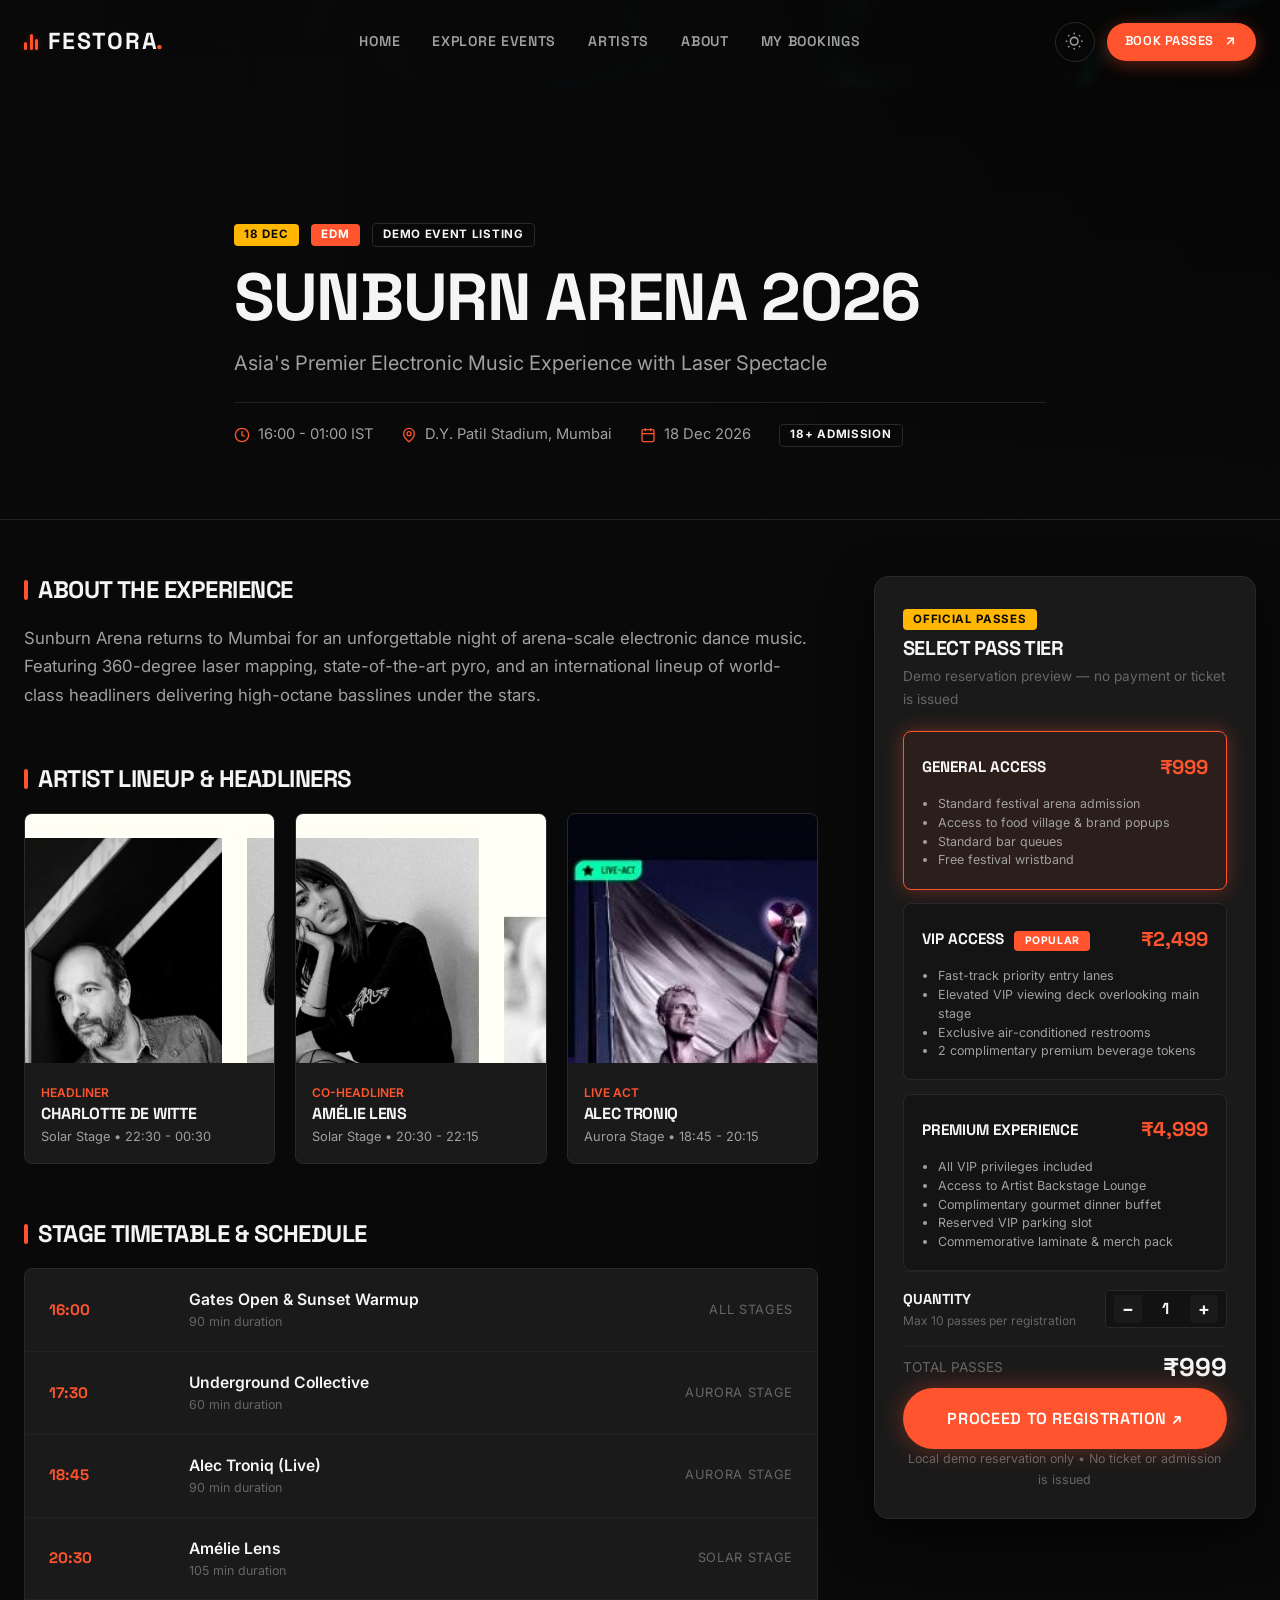
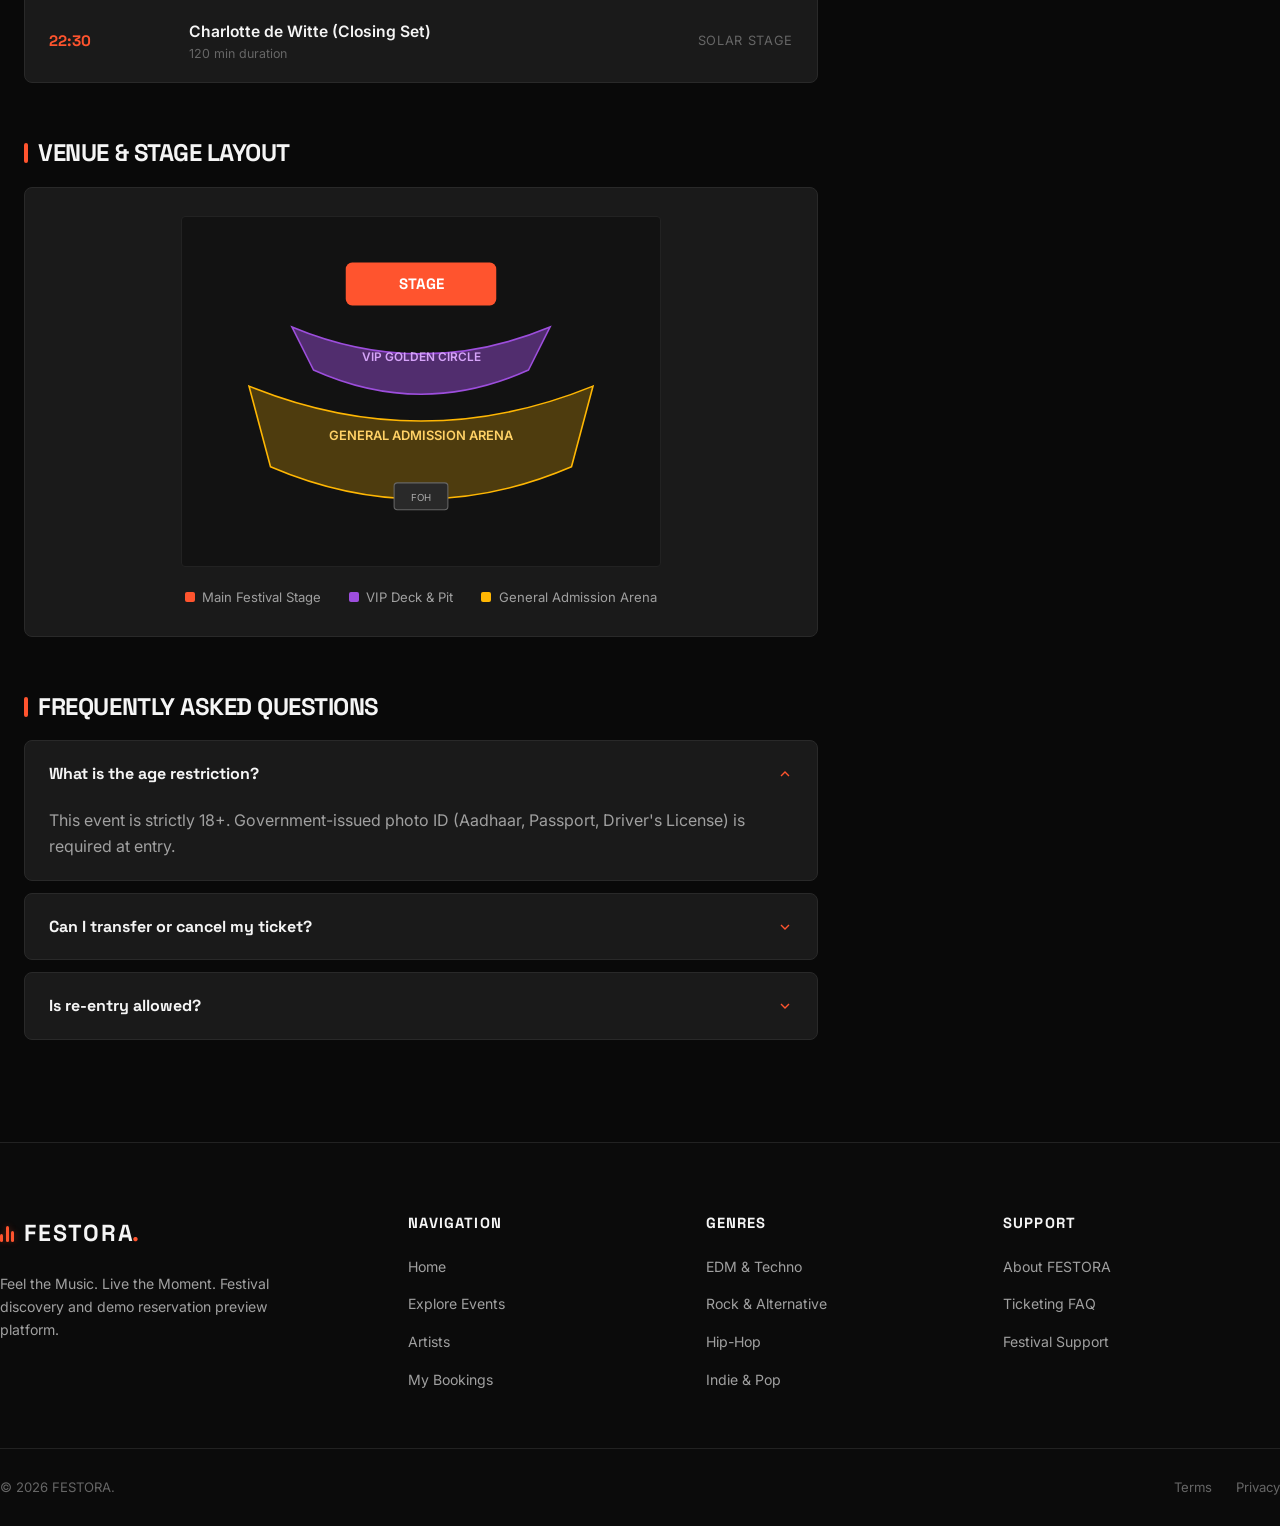
<file: event-details.html>
<!DOCTYPE html>
<html lang="en" data-theme="dark">
<head>
  <meta charset="UTF-8">
  <meta name="viewport" content="width=device-width, initial-scale=1.0">
  <title>Event Details – FESTORA</title>
  <meta name="description" content="Demo event listing with artist lineup, stage timetable, venue information, and reservation preview.">
  <meta name="theme-color" content="#090909">

  <!-- Core Stylesheets -->
  <link rel="stylesheet" href="css/style.css">
  <link rel="stylesheet" href="css/animations.css">
  <link rel="stylesheet" href="css/responsive.css">
</head>
<body>

  <!-- ==========================================================================
       1. Navigation Bar (Ref 1, 6, 7, 8)
       ========================================================================== -->
  <header class="site-header is-scrolled" role="banner">
    <div class="container nav-wrap">
      
      <!-- Brand Logo -->
      <a href="index.html" class="brand-logo" aria-label="FESTORA Home">
        <span class="logo-bars" aria-hidden="true">
          <span class="logo-bar"></span>
          <span class="logo-bar"></span>
          <span class="logo-bar"></span>
        </span>
        <span>FESTORA<span class="accent-dot">.</span></span>
      </a>

      <!-- Desktop Navigation Menu -->
      <nav class="nav-menu" role="navigation" aria-label="Main Navigation">
        <a href="index.html" class="nav-link">Home</a>
        <a href="events.html" class="nav-link is-active" aria-current="page">Explore Events</a>
        <a href="artists.html" class="nav-link">Artists</a>
        <a href="about.html" class="nav-link">About</a>
        <a href="bookings.html" class="nav-link">My Bookings</a>
      </nav>

      <!-- Nav Utility Actions -->
      <div class="nav-actions">
        <!-- Theme Switcher -->
        <button type="button" class="btn-theme-toggle" aria-label="Switch Theme" title="Toggle Dark/Light Mode">
          <svg class="icon" viewBox="0 0 24 24" fill="none" stroke="currentColor" stroke-width="2">
            <circle cx="12" cy="12" r="5"></circle>
            <line x1="12" y1="1" x2="12" y2="3"></line>
            <line x1="12" y1="21" x2="12" y2="23"></line>
            <line x1="4.22" y1="4.22" x2="5.64" y2="5.64"></line>
            <line x1="18.36" y1="18.36" x2="19.78" y2="19.78"></line>
            <line x1="1" y1="12" x2="3" y2="12"></line>
            <line x1="21" y1="12" x2="23" y2="12"></line>
            <line x1="4.22" y1="19.78" x2="5.64" y2="18.36"></line>
            <line x1="18.36" y1="5.64" x2="19.78" y2="4.22"></line>
          </svg>
        </button>

        <!-- Primary CTA Button -->
        <a href="#tickets" class="btn btn-primary btn-pill btn-sm">
          <span>BOOK PASSES</span>
          <svg class="icon-sm" viewBox="0 0 24 24" fill="none" stroke="currentColor" stroke-width="2.5">
            <line x1="7" y1="17" x2="17" y2="7"></line>
            <polyline points="7 7 17 7 17 17"></polyline>
          </svg>
        </a>

        <!-- Mobile Menu Toggle Button -->
        <button type="button" class="btn-nav-toggle" aria-label="Toggle navigation menu" aria-expanded="false">
          <span class="hamburger-line"></span>
          <span class="hamburger-line"></span>
          <span class="hamburger-line"></span>
        </button>
      </div>
    </div>
  </header>

  <!-- Mobile Navigation Overlay & Drawer -->
  <div class="mobile-nav-overlay" aria-hidden="true"></div>
  <aside class="mobile-nav-drawer" aria-label="Mobile Navigation Drawer">
    <div class="mobile-nav-links">
      <a href="index.html" class="mobile-nav-link"><span>Home</span><span>→</span></a>
      <a href="events.html" class="mobile-nav-link"><span>Explore Events</span><span>→</span></a>
      <a href="artists.html" class="mobile-nav-link"><span>Artists</span><span>→</span></a>
      <a href="about.html" class="mobile-nav-link"><span>About</span><span>→</span></a>
      <a href="bookings.html" class="mobile-nav-link"><span>My Bookings</span><span>→</span></a>
    </div>
    <div class="mobile-nav-footer">
      <a href="events.html" class="btn btn-primary btn-pill btn-block"><span>EXPLORE EVENTS ↗</span></a>
      <p style="font-size: 0.8rem; color: var(--text-muted); text-align: center;">FESTORA © 2026</p>
    </div>
  </aside>

  <!-- Main Event Details Mount -->
  <main id="main-content">
    
    <!-- Dynamic Cinematic Hero Mount (Ref 2, 7) -->
    <div id="event-hero-mount"></div>

    <!-- Main Content & Sticky Booking Grid -->
    <div class="section" style="padding-top: 3.5rem;">
      <div class="container event-detail-grid">
        
        <!-- Left Main Content Column -->
        <div class="event-main-col" id="event-main-mount">
          <!-- Populated by js/event-details.js -->
        </div>

        <!-- Right Sticky Booking Panel (Ref 6 & 7) -->
        <aside class="sticky-booking-panel" id="tickets" aria-label="Ticket Reservation Panel">
          <div id="sticky-booking-mount">
            <!-- Populated by js/event-details.js -->
          </div>
        </aside>

      </div>
    </div>

  </main>

  <!-- Global Footer -->
  <footer class="site-footer" role="contentinfo">
    <div class="container footer-main">
      <div>
        <a href="index.html" class="brand-logo">
          <span class="logo-bars"><span class="logo-bar"></span><span class="logo-bar"></span><span class="logo-bar"></span></span>
          <span>FESTORA<span class="accent-dot">.</span></span>
        </a>
        <p class="footer-brand-desc">Feel the Music. Live the Moment. Festival discovery and demo reservation preview platform.</p>
      </div>
      <div>
        <h4 class="footer-heading">NAVIGATION</h4>
        <ul class="footer-links">
          <li><a href="index.html" class="footer-link">Home</a></li>
          <li><a href="events.html" class="footer-link">Explore Events</a></li>
          <li><a href="artists.html" class="footer-link">Artists</a></li>
          <li><a href="bookings.html" class="footer-link">My Bookings</a></li>
        </ul>
      </div>
      <div>
        <h4 class="footer-heading">GENRES</h4>
        <ul class="footer-links">
          <li><a href="events.html?genre=EDM" class="footer-link">EDM & Techno</a></li>
          <li><a href="events.html?genre=Rock" class="footer-link">Rock & Alternative</a></li>
          <li><a href="events.html?genre=Hip-Hop" class="footer-link">Hip-Hop</a></li>
          <li><a href="events.html?genre=Indie" class="footer-link">Indie & Pop</a></li>
        </ul>
      </div>
      <div>
        <h4 class="footer-heading">SUPPORT</h4>
        <ul class="footer-links">
          <li><a href="about.html" class="footer-link">About FESTORA</a></li>
          <li><a href="about.html#faq" class="footer-link">Ticketing FAQ</a></li>
          <li><a href="about.html#contact" class="footer-link">Festival Support</a></li>
        </ul>
      </div>
    </div>
    <div class="container footer-bottom">
      <div><span>© 2026 FESTORA.</span></div>
      <div class="footer-legal-links">
        <a href="about.html#terms">Terms</a>
        <a href="about.html#privacy">Privacy</a>
      </div>
    </div>
  </footer>

  <!-- Scripts -->
  <script src="js/events.js"></script>
  <script src="js/event-details.js"></script>
  <script src="js/main.js"></script>
</body>
</html>
</file>
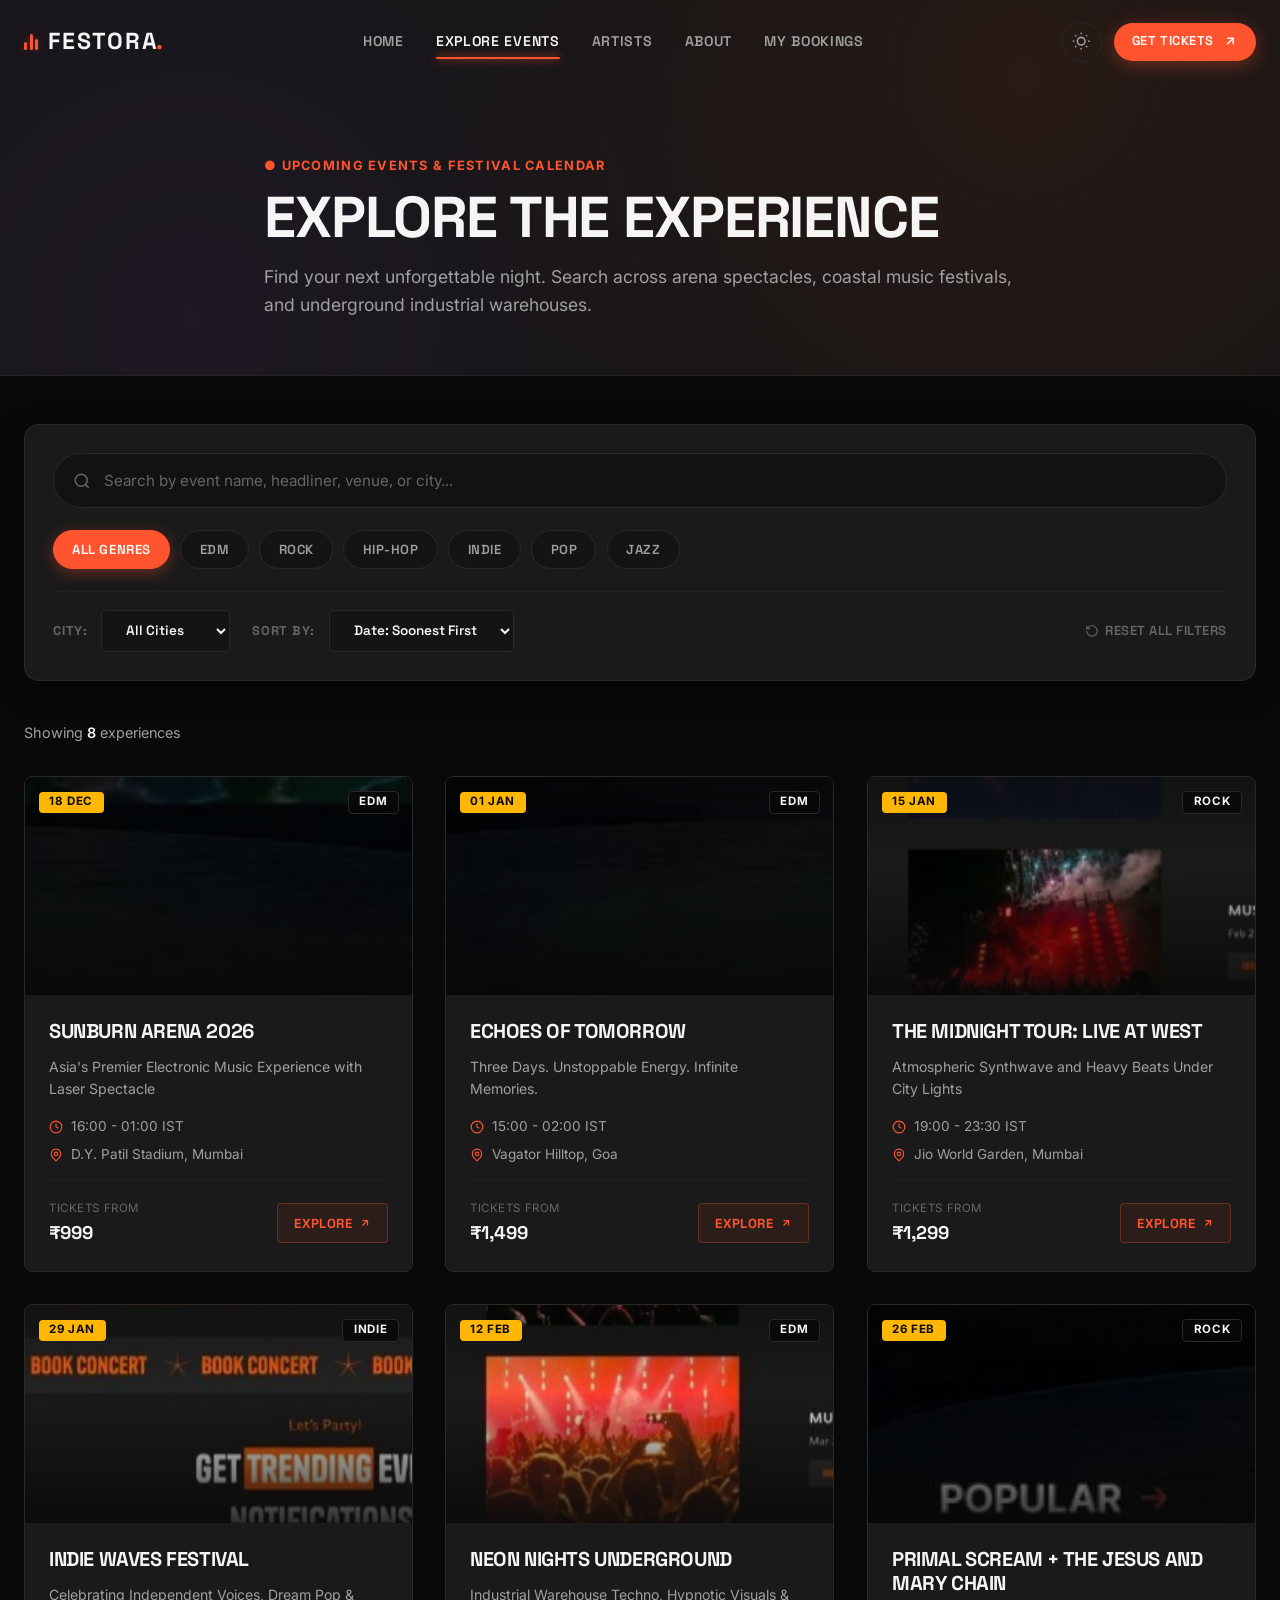
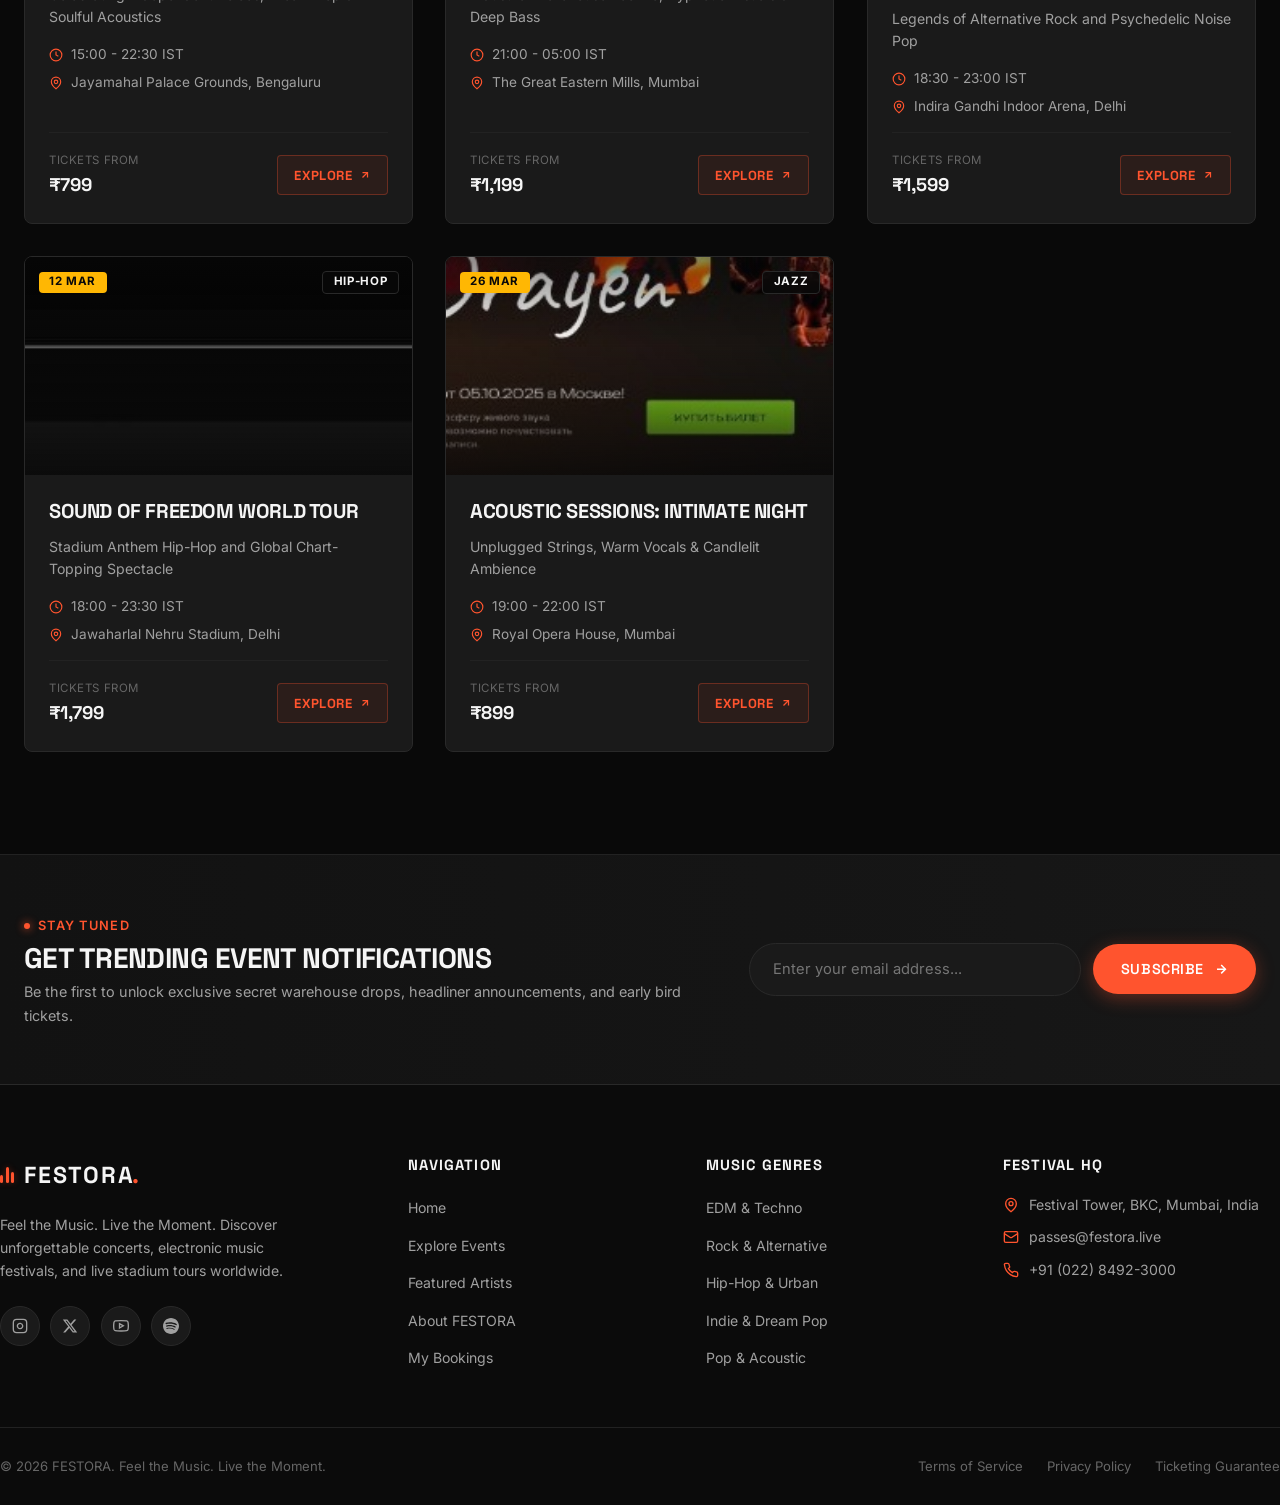
<file: events.html>
<!DOCTYPE html>
<html lang="en" data-theme="dark">
<head>
  <meta charset="UTF-8">
  <meta name="viewport" content="width=device-width, initial-scale=1.0">
  <title>Explore Events – FESTORA</title>
  <meta name="description" content="Discover and filter upcoming live concerts, EDM festivals, rock stadium tours, and underground techno sets with FESTORA.">
  <meta name="theme-color" content="#090909">

  <!-- Core Stylesheets -->
  <link rel="stylesheet" href="css/style.css">
  <link rel="stylesheet" href="css/animations.css">
  <link rel="stylesheet" href="css/responsive.css">
</head>
<body>

  <!-- ==========================================================================
       1. Navigation Bar (Ref 1, 6, 7, 8)
       ========================================================================== -->
  <header class="site-header is-scrolled" role="banner">
    <div class="container nav-wrap">
      
      <!-- Brand Logo -->
      <a href="index.html" class="brand-logo" aria-label="FESTORA Home">
        <span class="logo-bars" aria-hidden="true">
          <span class="logo-bar"></span>
          <span class="logo-bar"></span>
          <span class="logo-bar"></span>
        </span>
        <span>FESTORA<span class="accent-dot">.</span></span>
      </a>

      <!-- Desktop Navigation Menu -->
      <nav class="nav-menu" role="navigation" aria-label="Main Navigation">
        <a href="index.html" class="nav-link">Home</a>
        <a href="events.html" class="nav-link active">Explore Events</a>
        <a href="artists.html" class="nav-link">Artists</a>
        <a href="about.html" class="nav-link">About</a>
        <a href="bookings.html" class="nav-link">My Bookings</a>
      </nav>

      <!-- Nav Utility Actions -->
      <div class="nav-actions">
        <!-- Theme Switcher -->
        <button type="button" class="btn-theme-toggle" aria-label="Switch Theme" title="Toggle Dark/Light Mode">
          <svg class="icon" viewBox="0 0 24 24" fill="none" stroke="currentColor" stroke-width="2">
            <circle cx="12" cy="12" r="5"></circle>
            <line x1="12" y1="1" x2="12" y2="3"></line>
            <line x1="12" y1="21" x2="12" y2="23"></line>
            <line x1="4.22" y1="4.22" x2="5.64" y2="5.64"></line>
            <line x1="18.36" y1="18.36" x2="19.78" y2="19.78"></line>
            <line x1="1" y1="12" x2="3" y2="12"></line>
            <line x1="21" y1="12" x2="23" y2="12"></line>
            <line x1="4.22" y1="19.78" x2="5.64" y2="18.36"></line>
            <line x1="18.36" y1="5.64" x2="19.78" y2="4.22"></line>
          </svg>
        </button>

        <!-- Primary CTA Button -->
        <a href="events.html" class="btn btn-primary btn-pill btn-sm">
          <span>GET TICKETS</span>
          <svg class="icon-sm" viewBox="0 0 24 24" fill="none" stroke="currentColor" stroke-width="2.5">
            <line x1="7" y1="17" x2="17" y2="7"></line>
            <polyline points="7 7 17 7 17 17"></polyline>
          </svg>
        </a>

        <!-- Mobile Menu Toggle Button -->
        <button type="button" class="btn-nav-toggle" aria-label="Toggle navigation menu" aria-expanded="false">
          <span class="hamburger-line"></span>
          <span class="hamburger-line"></span>
          <span class="hamburger-line"></span>
        </button>
      </div>
    </div>
  </header>

  <!-- Mobile Navigation Overlay & Drawer -->
  <div class="mobile-nav-overlay" aria-hidden="true"></div>
  <aside class="mobile-nav-drawer" aria-label="Mobile Navigation Drawer">
    <div class="mobile-nav-links">
      <a href="index.html" class="mobile-nav-link"><span>Home</span><span>→</span></a>
      <a href="events.html" class="mobile-nav-link active"><span>Explore Events</span><span>→</span></a>
      <a href="artists.html" class="mobile-nav-link"><span>Artists</span><span>→</span></a>
      <a href="about.html" class="mobile-nav-link"><span>About</span><span>→</span></a>
      <a href="bookings.html" class="mobile-nav-link"><span>My Bookings</span><span>→</span></a>
    </div>
    <div class="mobile-nav-footer">
      <a href="events.html" class="btn btn-primary btn-pill btn-block"><span>EXPLORE EVENTS ↗</span></a>
      <p style="font-size: 0.8rem; color: var(--text-muted); text-align: center;">FESTORA © 2026</p>
    </div>
  </aside>

  <!-- Main Content -->
  <main id="main-content">
    
    <!-- Page Header (Ref 7 & 8) -->
    <section class="page-header" aria-label="Explore Events Header">
      <div class="page-header-bg" aria-hidden="true"></div>
      <div class="container page-header-content">
        <span class="page-header-tag">● UPCOMING EVENTS & FESTIVAL CALENDAR</span>
        <h1 class="page-header-title">EXPLORE THE EXPERIENCE</h1>
        <p class="page-header-desc">
          Find your next unforgettable night. Search across arena spectacles, coastal music festivals, and underground industrial warehouses.
        </p>
      </div>
    </section>

    <!-- Search & Filter Controls Section -->
    <section class="section" style="padding-top: 3rem;" aria-label="Event Search and Filter Suite">
      <div class="container">
        
        <!-- Filter Panel (Ref 7, 8, 13) -->
        <div class="filter-panel">
          
          <!-- Search Input Row -->
          <div class="filter-search-box">
            <svg class="filter-search-icon" viewBox="0 0 24 24" fill="none" stroke="currentColor" stroke-width="2">
              <circle cx="11" cy="11" r="8"></circle>
              <line x1="21" y1="21" x2="16.65" y2="16.65"></line>
            </svg>
            <input type="text" 
                   id="filter-search-input" 
                   class="filter-search-input" 
                   placeholder="Search by event name, headliner, venue, or city..." 
                   aria-label="Search events" 
                   autocomplete="off">
          </div>

          <!-- Genre Filter Chips Row -->
          <div class="filter-chips-row" role="group" aria-label="Filter by music genre">
            <button type="button" class="filter-chip active" data-genre="All">All Genres</button>
            <button type="button" class="filter-chip" data-genre="EDM">EDM</button>
            <button type="button" class="filter-chip" data-genre="Rock">Rock</button>
            <button type="button" class="filter-chip" data-genre="Hip-Hop">Hip-Hop</button>
            <button type="button" class="filter-chip" data-genre="Indie">Indie</button>
            <button type="button" class="filter-chip" data-genre="Pop">Pop</button>
            <button type="button" class="filter-chip" data-genre="Jazz">Jazz</button>
          </div>

          <!-- Dropdowns Row (City, Sorting & Reset) -->
          <div class="filter-dropdowns-row">
            
            <div class="filter-dropdown-group">
              <!-- City Dropdown -->
              <label for="filter-city-select" class="filter-label-inline">City:</label>
              <select id="filter-city-select" class="select-custom" aria-label="Filter by city">
                <option value="All Cities">All Cities</option>
                <option value="Mumbai">Mumbai</option>
                <option value="Delhi">Delhi</option>
                <option value="Bengaluru">Bengaluru</option>
                <option value="Goa">Goa</option>
              </select>

              <!-- Sort Dropdown -->
              <label for="filter-sort-select" class="filter-label-inline" style="margin-left: 0.5rem;">Sort By:</label>
              <select id="filter-sort-select" class="select-custom" aria-label="Sort events">
                <option value="date-asc">Date: Soonest First</option>
                <option value="popularity">Most Popular</option>
                <option value="price-asc">Price: Low to High</option>
                <option value="price-desc">Price: High to Low</option>
              </select>
            </div>

            <!-- Clear All Filters Button -->
            <button type="button" id="btn-reset-filters" class="btn-reset-filters" aria-label="Reset all filters">
              <svg viewBox="0 0 24 24" fill="none" stroke="currentColor" stroke-width="2">
                <path d="M3 12a9 9 0 1 0 9-9 9.75 9.75 0 0 0-6.74 2.74L3 8"></path>
                <path d="M3 3v5h5"></path>
              </svg>
              <span>RESET ALL FILTERS</span>
            </button>

          </div>

        </div>

        <!-- Filter Results Bar -->
        <div class="filter-results-bar">
          <div>
            <span>Showing <span id="results-count" class="results-count">8</span> experiences</span>
          </div>
          <div id="active-filter-indicator" style="font-size: 0.85rem; color: var(--accent-primary);"></div>
        </div>

        <!-- Dynamic Events Grid -->
        <div class="events-grid" id="events-catalog-grid">
          <!-- Populated by js/events.js & js/main.js -->
        </div>

        <!-- Empty State (Shown when no events match) -->
        <div class="empty-state" id="events-empty-state" style="display: none;">
          <svg class="empty-state-icon" viewBox="0 0 24 24" fill="none" stroke="currentColor" stroke-width="1.5">
            <circle cx="11" cy="11" r="8"></circle>
            <line x1="21" y1="21" x2="16.65" y2="16.65"></line>
            <line x1="8" y1="11" x2="14" y2="11"></line>
          </svg>
          <h3 class="empty-state-title">NO MATCHING EXPERIENCES FOUND</h3>
          <p class="empty-state-desc">
            We couldn't find any events matching your selected keyword, genre, or city filters. Try broadening your search or resetting all filters.
          </p>
          <button type="button" id="btn-empty-reset" class="btn btn-primary btn-pill">
            <span>RESET FILTERS & VIEW ALL</span>
          </button>
        </div>

      </div>
    </section>

  </main>

  <!-- ==========================================================================
       7. Global Footer Component (Ref 4 & 5)
       ========================================================================== -->
  <footer class="site-footer" role="contentinfo">
    
    <!-- Newsletter Strip -->
    <div class="newsletter-strip">
      <div class="container newsletter-grid">
        <div>
          <span class="section-tag" style="margin-bottom: 0.35rem;">STAY TUNED</span>
          <h3 class="newsletter-title">GET TRENDING EVENT NOTIFICATIONS</h3>
          <p style="font-size: 0.9rem; color: var(--text-secondary); margin: 0;">
            Be the first to unlock exclusive secret warehouse drops, headliner announcements, and early bird tickets.
          </p>
        </div>
        <form class="newsletter-form" id="newsletter-form" novalidate>
          <input type="email" class="newsletter-input" id="newsletter-email" placeholder="Enter your email address..." required>
          <button type="submit" class="btn btn-primary btn-pill">
            <span>SUBSCRIBE</span>
            <svg class="icon-sm" viewBox="0 0 24 24" fill="none" stroke="currentColor" stroke-width="2.5"><line x1="5" y1="12" x2="19" y2="12"></line><polyline points="12 5 19 12 12 19"></polyline></svg>
          </button>
        </form>
      </div>
    </div>

    <!-- Main Footer Grid -->
    <div class="container footer-main">
      <div>
        <a href="index.html" class="brand-logo">
          <span class="logo-bars"><span class="logo-bar"></span><span class="logo-bar"></span><span class="logo-bar"></span></span>
          <span>FESTORA<span class="accent-dot">.</span></span>
        </a>
        <p class="footer-brand-desc">Feel the Music. Live the Moment. Discover unforgettable concerts, electronic music festivals, and live stadium tours worldwide.</p>
        <div class="social-links">
          <button type="button" class="social-btn" data-social-placeholder="Instagram" aria-label="Instagram profile not connected"><svg viewBox="0 0 24 24" fill="none" stroke="currentColor" stroke-width="2"><rect width="20" height="20" x="2" y="2" rx="5" ry="5"></rect><path d="M16 11.37A4 4 0 1 1 12.63 8 4 4 0 0 1 16 11.37z"></path><line x1="17.5" x2="17.51" y1="6.5" y2="6.5"></line></svg></button>
          <button type="button" class="social-btn" data-social-placeholder="X / Twitter" aria-label="X / Twitter profile not connected"><svg viewBox="0 0 24 24" fill="currentColor"><path d="M18.244 2.25h3.308l-7.227 8.26 8.502 11.24H16.17l-5.214-6.817L4.99 21.75H1.68l7.73-8.835L1.254 2.25H8.08l4.713 6.231zm-1.161 17.52h1.833L7.084 4.126H5.117z"/></svg></button>
          <button type="button" class="social-btn" data-social-placeholder="YouTube" aria-label="YouTube profile not connected"><svg viewBox="0 0 24 24" fill="none" stroke="currentColor" stroke-width="2"><path d="M22.54 6.42a2.78 2.78 0 0 0-1.94-2C18.88 4 12 4 12 4s-6.88 0-8.6.46a2.78 2.78 0 0 0-1.94 2A29 29 0 0 0 1 11.75a29 29 0 0 0 .46 5.33A2.78 2.78 0 0 0 3.4 19c1.72.46 8.6.46 8.6.46s6.88 0 8.6-.46a2.78 2.78 0 0 0 1.94-2 29 29 0 0 0 .46-5.25 29 29 0 0 0-.46-5.33z"></path><polygon points="9.75 15.02 15.5 11.75 9.75 8.48 9.75 15.02"></polygon></svg></button>
          <button type="button" class="social-btn" data-social-placeholder="Spotify" aria-label="Spotify profile not connected"><svg viewBox="0 0 24 24" fill="currentColor"><path d="M12 0C5.4 0 0 5.4 0 12s5.4 12 12 12 12-5.4 12-12S18.66 0 12 0zm5.521 17.34c-.24.359-.66.48-1.021.24-2.82-1.74-6.36-2.101-10.561-1.141-.418.122-.779-.179-.899-.539-.12-.421.18-.78.54-.9 4.56-1.021 8.52-.6 11.64 1.32.42.18.479.659.301 1.02zm1.44-3.3c-.301.42-.841.6-1.262.3-3.239-1.98-8.159-2.58-11.939-1.38-.479.12-1.02-.12-1.14-.6-.12-.48.12-1.021.6-1.141C9.6 9.9 15 10.561 18.72 12.84c.361.181.54.78.241 1.2zm.12-3.36C15.24 8.4 8.82 8.16 5.16 9.301c-.6.179-1.2-.181-1.38-.721-.18-.601.18-1.2.72-1.381 4.26-1.26 11.28-1.02 15.721 1.621.539.3.719 1.02.419 1.56-.299.421-1.02.599-1.559.3z"/></svg></button>
        </div>
      </div>
      <div>
        <h4 class="footer-heading">NAVIGATION</h4>
        <ul class="footer-links">
          <li><a href="index.html" class="footer-link">Home</a></li>
          <li><a href="events.html" class="footer-link">Explore Events</a></li>
          <li><a href="artists.html" class="footer-link">Featured Artists</a></li>
          <li><a href="about.html" class="footer-link">About FESTORA</a></li>
          <li><a href="bookings.html" class="footer-link">My Bookings</a></li>
        </ul>
      </div>
      <div>
        <h4 class="footer-heading">MUSIC GENRES</h4>
        <ul class="footer-links">
          <li><a href="events.html?genre=EDM" class="footer-link">EDM & Techno</a></li>
          <li><a href="events.html?genre=Rock" class="footer-link">Rock & Alternative</a></li>
          <li><a href="events.html?genre=Hip-Hop" class="footer-link">Hip-Hop & Urban</a></li>
          <li><a href="events.html?genre=Indie" class="footer-link">Indie & Dream Pop</a></li>
          <li><a href="events.html?genre=Pop" class="footer-link">Pop & Acoustic</a></li>
        </ul>
      </div>
      <div>
        <h4 class="footer-heading">FESTIVAL HQ</h4>
        <div class="footer-contact-item"><svg viewBox="0 0 24 24" fill="none" stroke="currentColor" stroke-width="2"><path d="M20 10c0 6-8 12-8 12s-8-6-8-12a8 8 0 0 1 16 0Z"></path><circle cx="12" cy="10" r="3"></circle></svg><span>Festival Tower, BKC, Mumbai, India</span></div>
        <div class="footer-contact-item"><svg viewBox="0 0 24 24" fill="none" stroke="currentColor" stroke-width="2"><rect width="20" height="16" x="2" y="4" rx="2"></rect><path d="m22 7-8.97 5.7a1.94 1.94 0 0 1-2.06 0L2 7"></path></svg><span>passes@festora.live</span></div>
        <div class="footer-contact-item"><svg viewBox="0 0 24 24" fill="none" stroke="currentColor" stroke-width="2"><path d="M22 16.92v3a2 2 0 0 1-2.18 2 19.79 19.79 0 0 1-8.63-3.07 19.5 19.5 0 0 1-6-6 19.79 19.79 0 0 1-3.07-8.67A2 2 0 0 1 4.11 2h3a2 2 0 0 1 2 1.72 12.84 12.84 0 0 0 .7 2.81 2 2 0 0 1-.45 2.11L8.09 9.91a16 16 0 0 0 6 6l1.27-1.27a2 2 0 0 1 2.11-.45 12.84 12.84 0 0 0 2.81.7A2 2 0 0 1 22 16.92z"></path></svg><span>+91 (022) 8492-3000</span></div>
      </div>
    </div>

    <!-- Bottom Bar -->
    <div class="container footer-bottom">
      <div><span>© 2026 FESTORA. Feel the Music. Live the Moment.</span></div>
      <div class="footer-legal-links">
        <a href="about.html#terms">Terms of Service</a>
        <a href="about.html#privacy">Privacy Policy</a>
        <a href="about.html#security">Ticketing Guarantee</a>
      </div>
    </div>

  </footer>

  <!-- Scripts -->
  <script src="js/events.js"></script>
  <script src="js/main.js"></script>
</body>
</html>
</file>
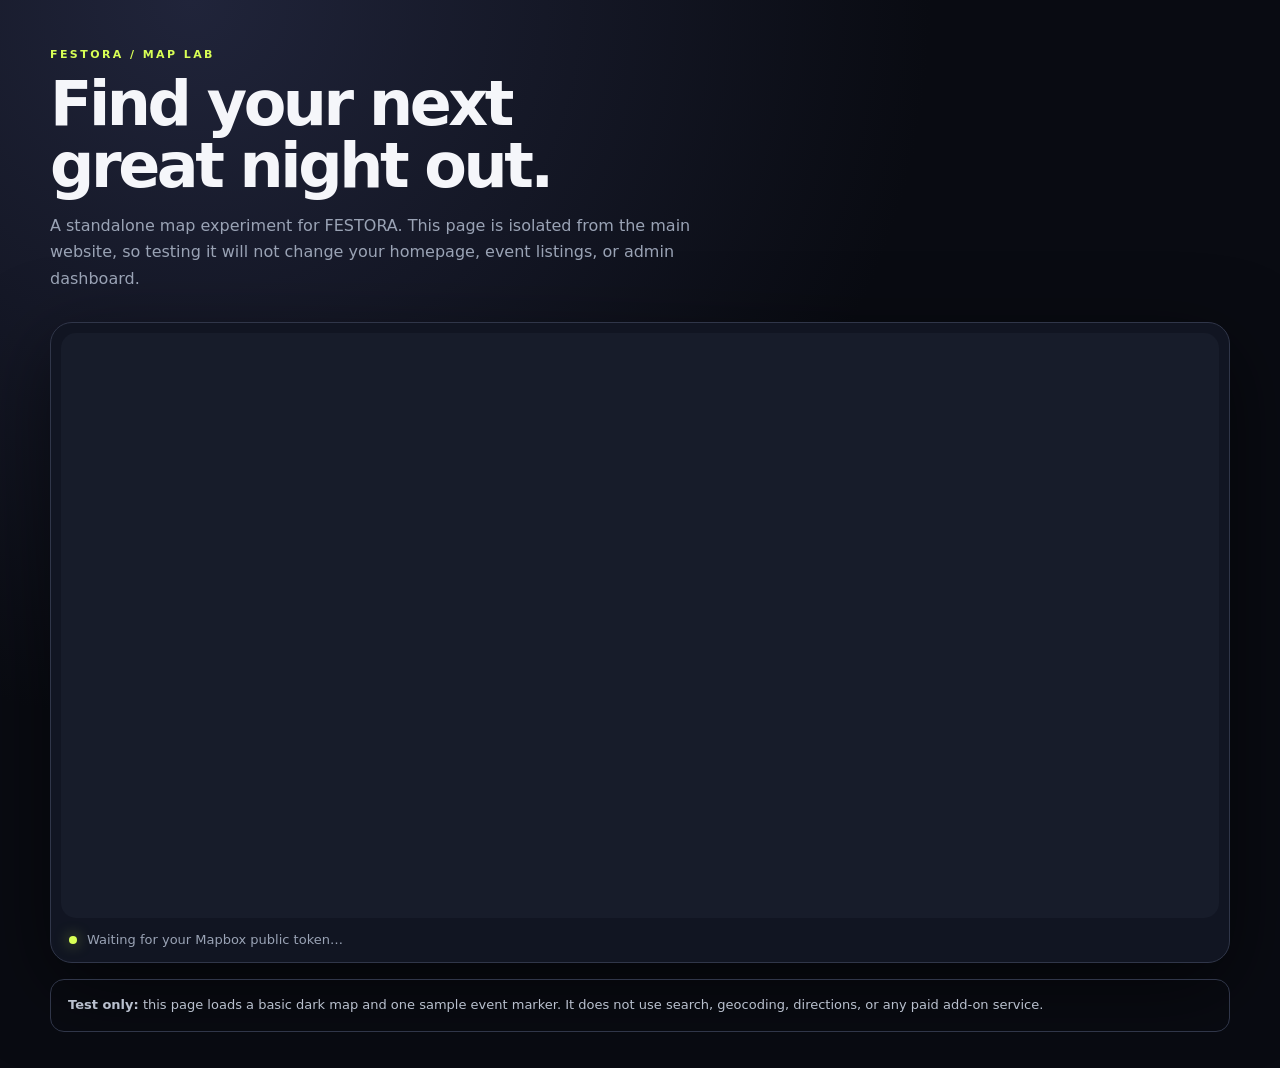
<file: map-test.html>
<!DOCTYPE html>
<html lang="en">
<head>
  <meta charset="UTF-8">
  <meta name="viewport" content="width=device-width, initial-scale=1.0">
  <title>FESTORA — Mapbox Test</title>
  <link href="https://api.mapbox.com/mapbox-gl-js/v3.9.4/mapbox-gl.css" rel="stylesheet">
  <style>
    :root { color-scheme: dark; --bg:#090b12; --panel:#121622; --muted:#9aa3b5; --accent:#d8ff55; }
    * { box-sizing:border-box; }
    body { margin:0; min-height:100vh; background:radial-gradient(ellipse at 15% 0%,#20243a 0%,var(--bg) 48%); color:#f5f6fa; font-family:Inter,ui-sans-serif,system-ui,-apple-system,Segoe UI,sans-serif; }
    main { width:min(1180px,calc(100% - 40px)); margin:0 auto; padding:48px 0 36px; }
    .eyebrow { color:var(--accent); font-size:11px; font-weight:800; letter-spacing:.22em; text-transform:uppercase; }
    h1 { margin:12px 0 10px; font-size:clamp(34px,6vw,62px); letter-spacing:-.055em; line-height:1; }
    .intro { max-width:650px; color:var(--muted); line-height:1.65; }
    .map-shell { margin-top:30px; padding:10px; border:1px solid #303649; border-radius:22px; background:#111522; box-shadow:0 24px 80px #0008; }
    #map { height:min(65vh,610px); min-height:390px; width:100%; border-radius:15px; overflow:hidden; background:#171c2a; }
    .status { display:flex; align-items:center; gap:10px; padding:14px 8px 5px; color:var(--muted); font-size:13px; }
    .dot { width:8px; height:8px; border-radius:50%; background:var(--accent); box-shadow:0 0 14px #d8ff5580; }
    .tip { margin-top:16px; padding:15px 17px; border:1px solid #303649; border-radius:14px; color:#b9c0ce; font-size:13px; line-height:1.6; }
    .mapboxgl-popup-content { background:#171c2a; color:#fff; border:1px solid #414a60; border-radius:12px; padding:13px 16px; }
    .mapboxgl-popup-tip { border-top-color:#171c2a!important; border-bottom-color:#171c2a!important; }
    @media(max-width:600px){ main{width:calc(100% - 24px);padding-top:32px} #map{min-height:420px} }
  </style>
</head>
<body>
  <main>
    <div class="eyebrow">FESTORA / MAP LAB</div>
    <h1>Find your next<br>great night out.</h1>
    <p class="intro">A standalone map experiment for FESTORA. This page is isolated from the main website, so testing it will not change your homepage, event listings, or admin dashboard.</p>
    <section class="map-shell">
      <div id="map" role="region" aria-label="Interactive event map"></div>
      <div class="status"><span class="dot"></span><span id="status">Waiting for your Mapbox public token…</span></div>
    </section>
    <div class="tip"><strong>Test only:</strong> this page loads a basic dark map and one sample event marker. It does not use search, geocoding, directions, or any paid add-on service.</div>
  </main>
  <script src="https://api.mapbox.com/mapbox-gl-js/v3.9.4/mapbox-gl.js"></script>
  <script>
    const token = "pk.eyJ1Ijoia3Jpcy01NzEwIiwiYSI6ImNtdzJkbGpkaTAxd2wyeHNlbXcwN3ZmbjEifQ.ICT0X7U8K_sNfHLV9f2KCg";
    const status = document.getElementById("status");
    if (!token || !token.startsWith("pk.")) {
      status.textContent = "Add your Mapbox public token (starts with pk.) in map-test.html to start the test.";
    } else {
      mapboxgl.accessToken = token;
      try {
        const map = new mapboxgl.Map({
          container: "map",
          style: "mapbox://styles/mapbox/dark-v11",
          center: [ -73.9857, 40.7484 ],
          zoom: 11,
          attributionControl: true
        });
        map.addControl(new mapboxgl.NavigationControl(), "top-right");
        map.on("load", () => { status.textContent = "Map loaded successfully. Mapbox public token is working."; });
        map.on("error", (event) => {
          const message = event && event.error && event.error.message ? event.error.message : "Unknown map loading error";
          status.textContent = "Mapbox could not load the map: " + message;
        });
        new mapboxgl.Marker({ color: "#d8ff55" })
          .setLngLat([-73.9857, 40.7484])
          .setPopup(new mapboxgl.Popup({ offset: 25 }).setText("Sample FESTORA event location"))
          .addTo(map);
      } catch (error) {
        status.textContent = "Map setup error: " + error.message;
      }
    }
  </script>
</body>
</html>
</file>
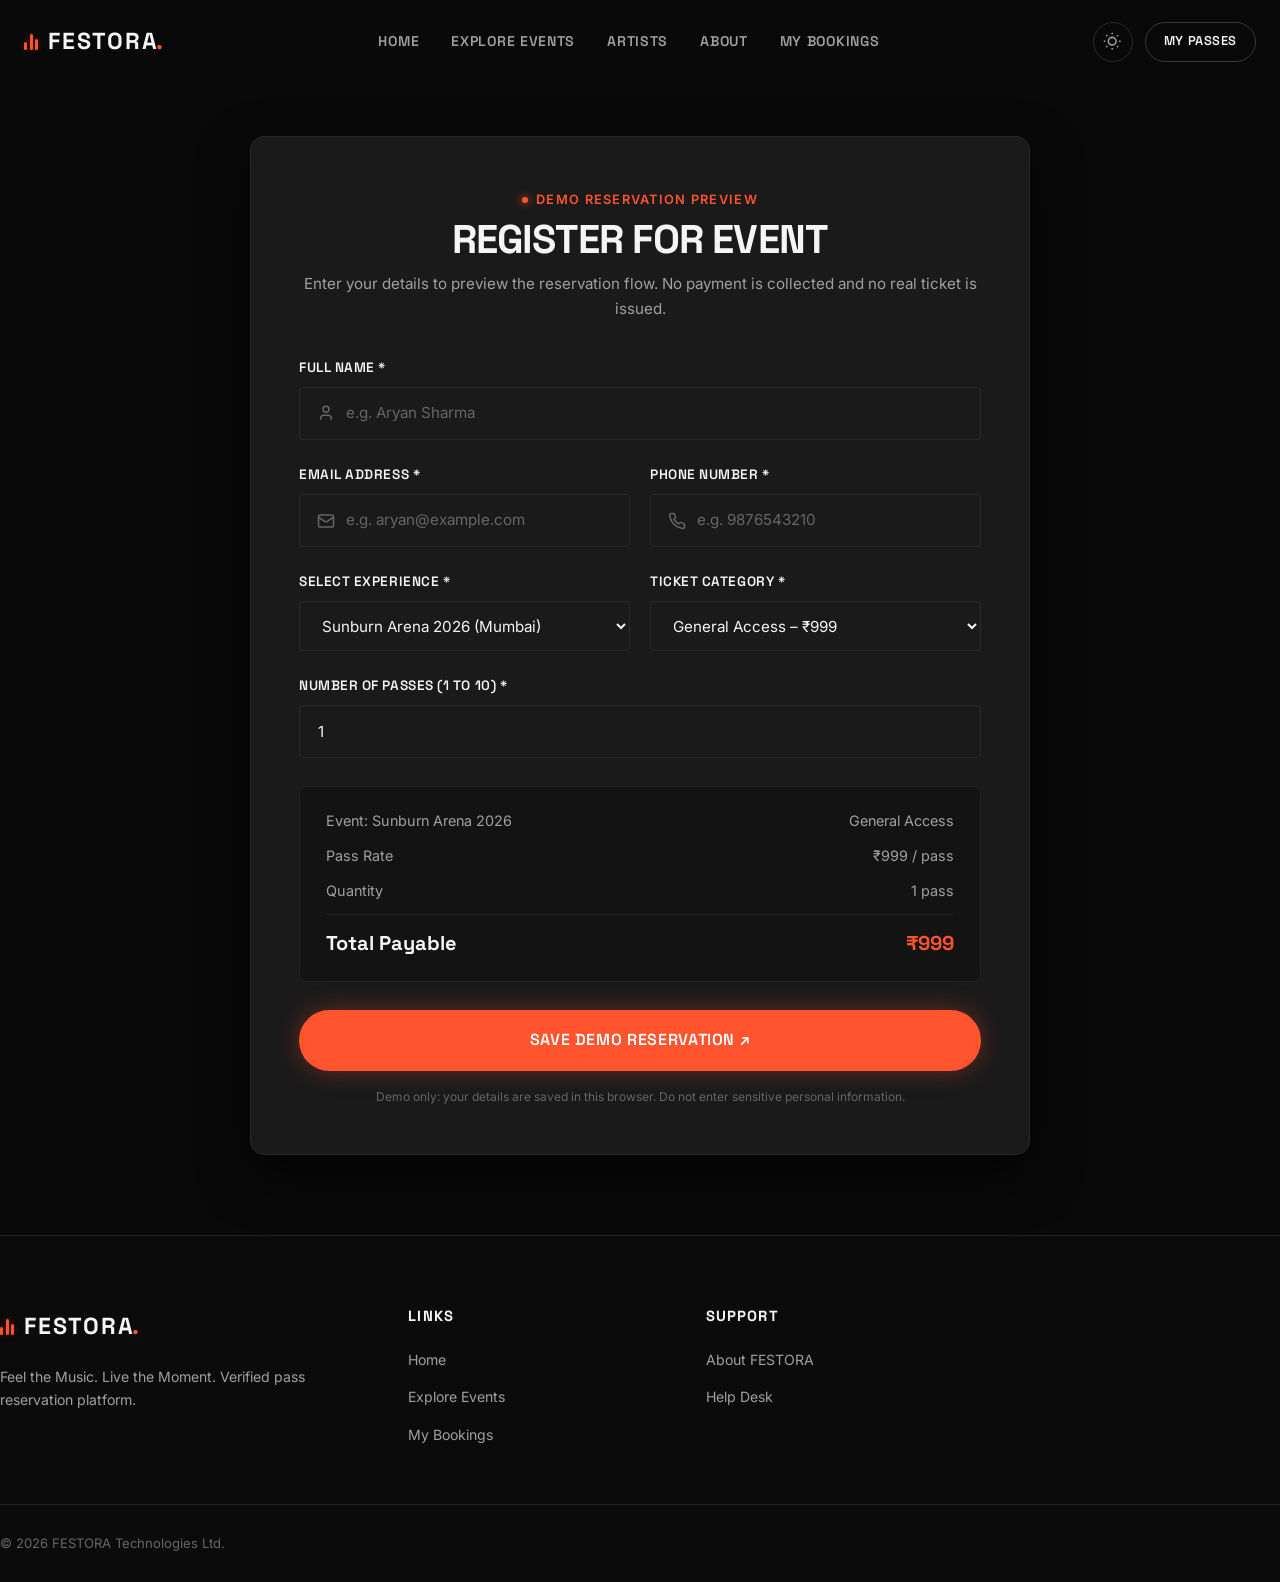
<file: registration.html>
<!DOCTYPE html>
<html lang="en" data-theme="dark">
<head>
  <meta charset="UTF-8">
  <meta name="viewport" content="width=device-width, initial-scale=1.0">
  <title>Event Registration – FESTORA</title>
  <meta name="description" content="Demo event registration preview. Reservations are stored locally in this browser and are not paid tickets.">
  <meta name="theme-color" content="#090909">

  <!-- Core Stylesheets -->
  <link rel="stylesheet" href="css/style.css">
  <link rel="stylesheet" href="css/animations.css">
  <link rel="stylesheet" href="css/responsive.css">
</head>
<body>

  <!-- ==========================================================================
       1. Navigation Bar (Ref 1, 6, 7, 8)
       ========================================================================== -->
  <header class="site-header is-scrolled" role="banner">
    <div class="container nav-wrap">
      
      <!-- Brand Logo -->
      <a href="index.html" class="brand-logo" aria-label="FESTORA Home">
        <span class="logo-bars" aria-hidden="true">
          <span class="logo-bar"></span>
          <span class="logo-bar"></span>
          <span class="logo-bar"></span>
        </span>
        <span>FESTORA<span class="accent-dot">.</span></span>
      </a>

      <!-- Desktop Navigation Menu -->
      <nav class="nav-menu" role="navigation" aria-label="Main Navigation">
        <a href="index.html" class="nav-link">Home</a>
        <a href="events.html" class="nav-link is-active" aria-current="page">Explore Events</a>
        <a href="artists.html" class="nav-link">Artists</a>
        <a href="about.html" class="nav-link">About</a>
        <a href="bookings.html" class="nav-link">My Bookings</a>
      </nav>

      <!-- Nav Utility Actions -->
      <div class="nav-actions">
        <button type="button" class="btn-theme-toggle" aria-label="Switch Theme" title="Toggle Dark/Light Mode">
          <svg class="icon" viewBox="0 0 24 24" fill="none" stroke="currentColor" stroke-width="2">
            <circle cx="12" cy="12" r="5"></circle>
            <line x1="12" y1="1" x2="12" y2="3"></line>
            <line x1="12" y1="21" x2="12" y2="23"></line>
            <line x1="4.22" y1="4.22" x2="5.64" y2="5.64"></line>
            <line x1="18.36" y1="18.36" x2="19.78" y2="19.78"></line>
            <line x1="1" y1="12" x2="3" y2="12"></line>
            <line x1="21" y1="12" x2="23" y2="12"></line>
            <line x1="4.22" y1="19.78" x2="5.64" y2="18.36"></line>
            <line x1="18.36" y1="5.64" x2="19.78" y2="4.22"></line>
          </svg>
        </button>

        <a href="bookings.html" class="btn btn-secondary btn-pill btn-sm">
          <span>MY PASSES</span>
        </a>

        <button type="button" class="btn-nav-toggle" aria-label="Toggle navigation menu" aria-expanded="false">
          <span class="hamburger-line"></span>
          <span class="hamburger-line"></span>
          <span class="hamburger-line"></span>
        </button>
      </div>
    </div>
  </header>

  <!-- Mobile Navigation Overlay & Drawer -->
  <div class="mobile-nav-overlay" aria-hidden="true"></div>
  <aside class="mobile-nav-drawer" aria-label="Mobile Navigation Drawer">
    <div class="mobile-nav-links">
      <a href="index.html" class="mobile-nav-link"><span>Home</span><span>→</span></a>
      <a href="events.html" class="mobile-nav-link"><span>Explore Events</span><span>→</span></a>
      <a href="artists.html" class="mobile-nav-link"><span>Artists</span><span>→</span></a>
      <a href="about.html" class="mobile-nav-link"><span>About</span><span>→</span></a>
      <a href="bookings.html" class="mobile-nav-link"><span>My Bookings</span><span>→</span></a>
    </div>
  </aside>

  <!-- Main Content -->
  <main id="main-content" style="padding-top: 8.5rem; padding-bottom: 5rem;">
    <div class="container">
      
      <!-- 1. Registration Form Container -->
      <div class="registration-container" id="registration-form-wrap">
        
        <div class="registration-header">
          <span class="section-tag" style="margin-bottom:0.4rem;">DEMO RESERVATION PREVIEW</span>
          <h1 class="registration-title">REGISTER FOR EVENT</h1>
          <p class="registration-sub">Enter your details to preview the reservation flow. No payment is collected and no real ticket is issued.</p>
        </div>

        <form id="registration-form" novalidate>
          
          <!-- Participant Name -->
          <div class="form-group" id="group-name">
            <label for="reg-name" class="form-label">Full Name *</label>
            <div class="form-input-icon-wrap">
              <svg class="form-input-icon" viewBox="0 0 24 24" fill="none" stroke="currentColor" stroke-width="2">
                <path d="M19 21v-2a4 4 0 0 0-4-4H9a4 4 0 0 0-4 4v2"></path>
                <circle cx="12" cy="7" r="4"></circle>
              </svg>
              <input type="text" id="reg-name" class="form-control form-input-padded" placeholder="e.g. Aryan Sharma" required autocomplete="name">
            </div>
            <span class="form-error" id="err-name">Please enter your full name (at least 3 characters).</span>
          </div>

          <!-- Contact Row (Email & Phone) -->
          <div class="form-grid-2col">
            
            <!-- Email Address -->
            <div class="form-group" id="group-email">
              <label for="reg-email" class="form-label">Email Address *</label>
              <div class="form-input-icon-wrap">
                <svg class="form-input-icon" viewBox="0 0 24 24" fill="none" stroke="currentColor" stroke-width="2">
                  <rect width="20" height="16" x="2" y="4" rx="2"></rect>
                  <path d="m22 7-8.97 5.7a1.94 1.94 0 0 1-2.06 0L2 7"></path>
                </svg>
                <input type="email" id="reg-email" class="form-control form-input-padded" placeholder="e.g. aryan@example.com" required autocomplete="email">
              </div>
              <span class="form-error" id="err-email">Please enter a valid email address.</span>
            </div>

            <!-- Phone Number -->
            <div class="form-group" id="group-phone">
              <label for="reg-phone" class="form-label">Phone Number *</label>
              <div class="form-input-icon-wrap">
                <svg class="form-input-icon" viewBox="0 0 24 24" fill="none" stroke="currentColor" stroke-width="2">
                  <path d="M22 16.92v3a2 2 0 0 1-2.18 2 19.79 19.79 0 0 1-8.63-3.07 19.5 19.5 0 0 1-6-6 19.79 19.79 0 0 1-3.07-8.67A2 2 0 0 1 4.11 2h3a2 2 0 0 1 2 1.72 12.84 12.84 0 0 0 .7 2.81 2 2 0 0 1-.45 2.11L8.09 9.91a16 16 0 0 0 6 6l1.27-1.27a2 2 0 0 1 2.11-.45 12.84 12.84 0 0 0 2.81.7A2 2 0 0 1 22 16.92z"></path>
                </svg>
                <input type="tel" id="reg-phone" class="form-control form-input-padded" placeholder="e.g. 9876543210" required autocomplete="tel">
              </div>
              <span class="form-error" id="err-phone">Please enter a valid 10-digit phone number.</span>
            </div>

          </div>

          <!-- Event & Ticket Tier Selection -->
          <div class="form-grid-2col">
            
            <!-- Selected Event -->
            <div class="form-group" id="group-event">
              <label for="reg-event" class="form-label">Select Experience *</label>
              <select id="reg-event" class="form-control" required>
                <!-- Populated by registration.js -->
              </select>
              <span class="form-error" id="err-event">Please select an event.</span>
            </div>

            <!-- Ticket Category Tier -->
            <div class="form-group" id="group-tier">
              <label for="reg-tier" class="form-label">Ticket Category *</label>
              <select id="reg-tier" class="form-control" required>
                <!-- Populated based on selected event -->
              </select>
              <span class="form-error" id="err-tier">Please select a ticket tier.</span>
            </div>

          </div>

          <!-- Ticket Quantity -->
          <div class="form-group" id="group-qty">
            <label for="reg-qty" class="form-label">Number of Passes (1 to 10) *</label>
            <input type="number" id="reg-qty" class="form-control" min="1" max="10" value="1" required>
            <span class="form-error" id="err-qty">Please choose between 1 and 10 tickets.</span>
          </div>

          <!-- Dynamic Order Calculation Summary -->
          <div class="order-summary-box">
            <div class="order-summary-row">
              <span id="summary-event-name">Event: Sunburn Arena</span>
              <span id="summary-tier-name">General Access</span>
            </div>
            <div class="order-summary-row">
              <span>Pass Rate</span>
              <span id="summary-unit-price">₹999 / pass</span>
            </div>
            <div class="order-summary-row">
              <span>Quantity</span>
              <span id="summary-qty">1 pass</span>
            </div>
            <div class="order-summary-row total-row">
              <span>Total Payable</span>
              <span class="total-amount" id="summary-total-price">₹999</span>
            </div>
          </div>

          <!-- Submit Button -->
          <button type="submit" id="btn-submit-registration" class="btn btn-primary btn-pill btn-block btn-lg glow-orange">
            <span>SAVE DEMO RESERVATION ↗</span>
          </button>

          <p style="font-size:0.75rem;color:var(--text-muted);text-align:center;margin-top:1rem;">
            Demo only: your details are saved in this browser. Do not enter sensitive personal information.
          </p>

        </form>

      </div>

      <!-- 2. Confirmation State (YOU'RE ON THE LIST!) -->
      <div class="confirmation-card" id="registration-confirmation-wrap" style="display: none;">
        
        <div class="confirmation-icon-circle">
          <svg viewBox="0 0 24 24" fill="none" stroke="currentColor" stroke-width="2.5">
            <polyline points="20 6 9 17 4 12"></polyline>
          </svg>
        </div>

        <h2 class="confirmation-title">YOU'RE ON THE LIST!</h2>
        <p class="confirmation-sub">
          Your demo reservation has been saved in this browser only. This is not a paid ticket or verified admission pass.
        </p>

        <!-- Digital Pass Card -->
        <div class="ticket-pass-voucher" id="ticket-pass-content">
          
          <div class="ticket-pass-header">
            <div>
              <span class="badge badge-yellow" id="confirm-badge">DEMO RESERVATION</span>
              <h3 class="ticket-pass-event-title" id="confirm-event-name">Sunburn Arena</h3>
              <p style="font-size:0.82rem;color:var(--text-secondary);margin:0;" id="confirm-event-date-venue">
                Upcoming date • D.Y. Patil Stadium, Mumbai
              </p>
            </div>
            <div style="text-align:right;">
              <span style="font-size:0.7rem;text-transform:uppercase;color:var(--text-muted);display:block;">Pass ID</span>
              <span style="font-family:var(--font-heading);font-weight:700;color:var(--accent-primary);" id="confirm-pass-id">FST-849201</span>
            </div>
          </div>

          <div class="ticket-pass-meta-grid">
            <div>
              <div class="ticket-pass-field-label">Primary Attendee</div>
              <div class="ticket-pass-field-val" id="confirm-attendee-name">Aryan Sharma</div>
            </div>
            <div>
              <div class="ticket-pass-field-label">Tier Category</div>
              <div class="ticket-pass-field-val" id="confirm-tier-name">VIP Access</div>
            </div>
            <div>
              <div class="ticket-pass-field-label">Pass Quantity</div>
              <div class="ticket-pass-field-val" id="confirm-qty">2 Passes</div>
            </div>
            <div>
              <div class="ticket-pass-field-label">Total Amount</div>
              <div class="ticket-pass-field-val" style="color:var(--accent-primary);" id="confirm-total">₹4,998</div>
            </div>
          </div>

          <!-- Simulated QR Code -->
          <div class="qr-code-wrap">
            <svg class="qr-code-svg" viewBox="0 0 100 100" fill="#090909" aria-label="Pass barcode">
              <!-- QR Patterns -->
              <rect x="10" y="10" width="24" height="24" fill="#090909"/>
              <rect x="14" y="14" width="16" height="16" fill="#fff"/>
              <rect x="18" y="18" width="8" height="8" fill="#090909"/>
              
              <rect x="66" y="10" width="24" height="24" fill="#090909"/>
              <rect x="70" y="14" width="16" height="16" fill="#fff"/>
              <rect x="74" y="18" width="8" height="8" fill="#090909"/>
              
              <rect x="10" y="66" width="24" height="24" fill="#090909"/>
              <rect x="14" y="70" width="16" height="16" fill="#fff"/>
              <rect x="18" y="74" width="8" height="8" fill="#090909"/>

              <rect x="42" y="12" width="6" height="6"/>
              <rect x="52" y="20" width="6" height="6"/>
              <rect x="44" y="44" width="12" height="12"/>
              <rect x="66" y="52" width="8" height="6"/>
              <rect x="78" y="68" width="10" height="8"/>
              <rect x="42" y="76" width="8" height="8"/>
              <rect x="24" y="44" width="6" height="8"/>
            </svg>
            <span style="font-size:0.75rem;color:var(--text-muted);letter-spacing:0.08em;text-transform:uppercase;">Present at Venue Gate for Wristband</span>
          </div>

        </div>

        <!-- Confirmation Actions -->
        <div class="confirmation-actions">
          <a href="bookings.html" class="btn btn-primary btn-pill">
            <span>VIEW IN MY BOOKINGS ↗</span>
          </a>
          <button type="button" class="btn btn-secondary btn-pill" onclick="window.print()">
            <svg class="icon-sm" viewBox="0 0 24 24" fill="none" stroke="currentColor" stroke-width="2">
              <polyline points="6 9 6 2 18 2 18 9"></polyline>
              <path d="M6 18H4a2 2 0 0 1-2-2v-5a2 2 0 0 1 2-2h16a2 2 0 0 1 2 2v5a2 2 0 0 1-2 2h-2"></path>
              <rect width="12" height="8" x="6" y="14"></rect>
            </svg>
            <span>PRINT PASS SUMMARY</span>
          </button>
          <a href="events.html" class="btn btn-ghost btn-pill">
            <span>Explore More Events</span>
          </a>
        </div>

      </div>

    </div>
  </main>

  <!-- Global Footer -->
  <footer class="site-footer" role="contentinfo">
    <div class="container footer-main">
      <div>
        <a href="index.html" class="brand-logo">
          <span class="logo-bars"><span class="logo-bar"></span><span class="logo-bar"></span><span class="logo-bar"></span></span>
          <span>FESTORA<span class="accent-dot">.</span></span>
        </a>
        <p class="footer-brand-desc">Feel the Music. Live the Moment. Verified pass reservation platform.</p>
      </div>
      <div>
        <h4 class="footer-heading">LINKS</h4>
        <ul class="footer-links">
          <li><a href="index.html" class="footer-link">Home</a></li>
          <li><a href="events.html" class="footer-link">Explore Events</a></li>
          <li><a href="bookings.html" class="footer-link">My Bookings</a></li>
        </ul>
      </div>
      <div>
        <h4 class="footer-heading">SUPPORT</h4>
        <ul class="footer-links">
          <li><a href="about.html" class="footer-link">About FESTORA</a></li>
          <li><a href="about.html#contact" class="footer-link">Help Desk</a></li>
        </ul>
      </div>
    </div>
    <div class="container footer-bottom">
      <div><span>© 2026 FESTORA Technologies Ltd.</span></div>
    </div>
  </footer>

  <!-- Scripts -->
  <script src="js/events.js"></script>
  <script src="js/storage.js"></script>
  <script src="js/registration.js"></script>
  <script src="js/main.js"></script>
</body>
</html>
</file>
<file: css/style.css>
/* ==========================================================================
   FESTORA – Global Design System & Core Stylesheet
   Feel the Music. Live the Moment.
   ========================================================================== */

@import url('https://fonts.googleapis.com/css2?family=Bebas+Neue&family=Inter:wght@300;400;500;600;700&family=Space+Grotesk:wght@500;600;700&display=swap');

/* --- 1. Design Tokens & CSS Variables --- */
:root {
  /* Surface Colors */
  --bg-primary: #090909;        /* Obsidian Black */
  --bg-secondary: #151515;      /* Charcoal Section Background */
  --bg-card: #1A1A1A;           /* Elevated Card Background */
  --bg-card-hover: #222222;     /* Card Hover Surface */
  --bg-glass: rgba(15, 15, 15, 0.75); /* Frosted Glass */
  --bg-glass-nav: rgba(9, 9, 9, 0.88); /* Navigation Frosted Surface */

  /* Accent Colors */
  --accent-primary: #FF542E;    /* Electric Orange */
  --accent-primary-hover: #FF6B47;
  --accent-primary-glow: rgba(255, 84, 46, 0.35);
  --accent-purple: #9D4EDD;     /* Neon Purple */
  --accent-purple-glow: rgba(157, 78, 221, 0.35);
  --accent-red: #E63946;        /* Crimson Red */
  --accent-green: #2EC4B6;      /* Emerald Live Status */
  --accent-yellow: #FFB703;     /* Amber Date Badge */

  /* Text Colors */
  --text-primary: #F5F5F5;      /* Off-white */
  --text-secondary: #A0A0A0;    /* Muted Grey */
  --text-muted: #666666;        /* Subtle Grey */
  --text-dark: #090909;

  /* Borders & Outlines */
  --border-subtle: #222222;     /* Default Subtle Stroke */
  --border-light: #292929;      /* Card Outline */
  --border-highlight: #3A3A3A;  /* Hover Stroke */
  --border-accent: rgba(255, 84, 46, 0.5);

  /* Typography */
  --font-heading: 'Space Grotesk', -apple-system, BlinkMacSystemFont, sans-serif;
  --font-body: 'Inter', -apple-system, BlinkMacSystemFont, sans-serif;
  --font-display: 'Bebas Neue', sans-serif;

  /* Spacing & Layout */
  --container-max: 1320px;
  --container-narrow: 960px;
  --radius-sm: 4px;
  --radius-md: 8px;
  --radius-lg: 14px;
  --radius-full: 9999px;

  /* Transitions */
  --transition-fast: 0.18s cubic-bezier(0.16, 1, 0.3, 1);
  --transition-smooth: 0.3s cubic-bezier(0.16, 1, 0.3, 1);
  --transition-bounce: 0.4s cubic-bezier(0.34, 1.56, 0.64, 1);

  /* Shadows */
  --shadow-sm: 0 4px 12px rgba(0, 0, 0, 0.3);
  --shadow-md: 0 8px 24px rgba(0, 0, 0, 0.5);
  --shadow-lg: 0 16px 40px rgba(0, 0, 0, 0.7);
  --shadow-glow: 0 0 30px var(--accent-primary-glow);
}

/* Light Mode Overrides (Optional Toggle) */
[data-theme="light"] {
  --bg-primary: #F8F9FA;
  --bg-secondary: #EDEFF2;
  --bg-card: #FFFFFF;
  --bg-card-hover: #F1F3F5;
  --bg-glass: rgba(255, 255, 255, 0.85);
  --bg-glass-nav: rgba(248, 249, 250, 0.92);
  --text-primary: #121212;
  --text-secondary: #555555;
  --text-muted: #888888;
  --border-subtle: #E2E4E8;
  --border-light: #D0D4DC;
  --border-highlight: #B0B7C3;
  --shadow-sm: 0 4px 12px rgba(0, 0, 0, 0.06);
  --shadow-md: 0 8px 24px rgba(0, 0, 0, 0.1);
  --shadow-lg: 0 16px 40px rgba(0, 0, 0, 0.14);
}

/* --- 2. CSS Reset & Base Rules --- */
*, *::before, *::after {
  box-sizing: border-box;
  margin: 0;
  padding: 0;
}

html {
  font-size: 16px;
  scroll-behavior: smooth;
  -webkit-font-smoothing: antialiased;
  -moz-osx-font-smoothing: grayscale;
  background-color: var(--bg-primary);
  color: var(--text-primary);
}

body {
  font-family: var(--font-body);
  font-weight: 400;
  line-height: 1.6;
  background-color: var(--bg-primary);
  color: var(--text-primary);
  min-height: 100vh;
  overflow-x: hidden;
  display: flex;
  flex-direction: column;
}

main {
  flex: 1 0 auto;
}

img, picture, video, canvas, svg {
  display: block;
  max-width: 100%;
}

input, button, textarea, select {
  font: inherit;
  color: inherit;
}

button {
  cursor: pointer;
  border: none;
  background: none;
}

a {
  color: inherit;
  text-decoration: none;
  transition: color var(--transition-fast);
}

ul, ol {
  list-style: none;
}

/* --- 3. Typography Styles --- */
h1, h2, h3, h4, h5, h6 {
  font-family: var(--font-heading);
  font-weight: 700;
  line-height: 1.15;
  color: var(--text-primary);
  letter-spacing: -0.02em;
  text-transform: uppercase;
}

h1 {
  font-size: clamp(2.5rem, 5.5vw, 4.5rem);
}

h2 {
  font-size: clamp(1.8rem, 3.2vw, 2.6rem);
}

h3 {
  font-size: clamp(1.3rem, 2vw, 1.7rem);
}

h4 {
  font-size: 1.15rem;
}

p {
  color: var(--text-secondary);
  font-size: 1rem;
  line-height: 1.65;
}

.text-accent {
  color: var(--accent-primary);
}

.text-purple {
  color: var(--accent-purple);
}

.text-offwhite {
  color: var(--text-primary);
}

.text-muted {
  color: var(--text-secondary);
}

.font-display {
  font-family: var(--font-display);
  letter-spacing: 0.04em;
}

/* --- 4. Layout & Containers --- */
.container {
  width: 100%;
  max-width: var(--container-max);
  margin-left: auto;
  margin-right: auto;
  padding-left: 1.5rem;
  padding-right: 1.5rem;
}

.container-narrow {
  max-width: var(--container-narrow);
}

.section {
  padding-top: clamp(4rem, 8vw, 7rem);
  padding-bottom: clamp(4rem, 8vw, 7rem);
  position: relative;
}

.section-secondary {
  background-color: var(--bg-secondary);
}

.section-header {
  display: flex;
  align-items: flex-end;
  justify-content: space-between;
  margin-bottom: 2.75rem;
  gap: 1.5rem;
  flex-wrap: wrap;
}

.section-title-wrap {
  max-width: 650px;
}

.section-tag {
  display: inline-flex;
  align-items: center;
  gap: 0.5rem;
  font-size: 0.8rem;
  font-weight: 600;
  text-transform: uppercase;
  letter-spacing: 0.1em;
  color: var(--accent-primary);
  margin-bottom: 0.6rem;
}

.section-tag::before {
  content: '';
  display: inline-block;
  width: 6px;
  height: 6px;
  border-radius: 50%;
  background-color: var(--accent-primary);
  box-shadow: 0 0 8px var(--accent-primary);
}

.section-title {
  margin-bottom: 0.5rem;
}

.section-subtitle {
  font-size: 1.05rem;
  color: var(--text-secondary);
}

.section-action a {
  display: inline-flex;
  align-items: center;
  gap: 0.4rem;
  font-size: 0.95rem;
  font-weight: 600;
  color: var(--text-primary);
  transition: all var(--transition-fast);
}

.section-action a:hover {
  color: var(--accent-primary);
  transform: translateX(4px);
}

/* --- 5. Buttons & Interactive Controls --- */
.btn {
  display: inline-flex;
  align-items: center;
  justify-content: center;
  gap: 0.6rem;
  font-family: var(--font-heading);
  font-size: 0.9rem;
  font-weight: 600;
  letter-spacing: 0.04em;
  text-transform: uppercase;
  padding: 0.85rem 1.75rem;
  border-radius: var(--radius-sm);
  transition: all var(--transition-smooth);
  white-space: nowrap;
  position: relative;
  overflow: hidden;
}

.btn-primary {
  background-color: var(--accent-primary);
  color: #FFFFFF;
  box-shadow: 0 4px 18px var(--accent-primary-glow);
}

.btn-primary:hover {
  background-color: var(--accent-primary-hover);
  box-shadow: 0 6px 26px rgba(255, 84, 46, 0.5);
  transform: translateY(-2px);
  color: #FFFFFF;
}

.btn-primary:active {
  transform: translateY(0);
}

.btn-secondary {
  background-color: transparent;
  color: var(--text-primary);
  border: 1px solid var(--border-highlight);
}

.btn-secondary:hover {
  border-color: var(--text-primary);
  background-color: rgba(255, 255, 255, 0.05);
  transform: translateY(-2px);
}

.btn-ghost {
  background-color: transparent;
  color: var(--text-secondary);
  padding: 0.5rem 1rem;
}

.btn-ghost:hover {
  color: var(--text-primary);
  background-color: rgba(255, 255, 255, 0.04);
}

.btn-pill {
  border-radius: var(--radius-full);
}

.btn-sm {
  padding: 0.55rem 1.15rem;
  font-size: 0.8rem;
}

.btn-lg {
  padding: 1.1rem 2.25rem;
  font-size: 1rem;
}

.btn-block {
  width: 100%;
}

.btn-icon {
  width: 2.75rem;
  height: 2.75rem;
  padding: 0;
  border-radius: var(--radius-sm);
  display: inline-flex;
  align-items: center;
  justify-content: center;
  border: 1px solid var(--border-light);
  color: var(--text-secondary);
  transition: all var(--transition-fast);
}

.btn-icon:hover {
  border-color: var(--accent-primary);
  color: var(--accent-primary);
  background-color: rgba(255, 84, 46, 0.08);
}

/* --- 6. Badges & Chips --- */
.badge {
  display: inline-flex;
  align-items: center;
  gap: 0.35rem;
  font-size: 0.72rem;
  font-weight: 700;
  letter-spacing: 0.06em;
  text-transform: uppercase;
  padding: 0.3rem 0.65rem;
  border-radius: var(--radius-sm);
  line-height: 1;
}

.badge-orange {
  background-color: var(--accent-primary);
  color: #FFFFFF;
}

.badge-yellow {
  background-color: var(--accent-yellow);
  color: #090909;
}

.badge-dark {
  background-color: rgba(9, 9, 9, 0.85);
  color: var(--text-primary);
  border: 1px solid var(--border-light);
  backdrop-filter: blur(8px);
}

.badge-live {
  background-color: rgba(46, 196, 182, 0.15);
  color: var(--accent-green);
  border: 1px solid rgba(46, 196, 182, 0.3);
}

.badge-live::before {
  content: '';
  width: 6px;
  height: 6px;
  border-radius: 50%;
  background-color: var(--accent-green);
  box-shadow: 0 0 6px var(--accent-green);
}

.badge-purple {
  background-color: rgba(157, 78, 221, 0.18);
  color: #D6A4F9;
  border: 1px solid rgba(157, 78, 221, 0.35);
}

/* --- 7. Form Controls Base --- */
.form-group {
  margin-bottom: 1.5rem;
}

.form-label {
  display: block;
  font-family: var(--font-heading);
  font-size: 0.85rem;
  font-weight: 600;
  text-transform: uppercase;
  letter-spacing: 0.04em;
  color: var(--text-primary);
  margin-bottom: 0.5rem;
}

.form-control {
  width: 100%;
  background-color: var(--bg-card);
  border: 1px solid var(--border-light);
  border-radius: var(--radius-sm);
  color: var(--text-primary);
  padding: 0.85rem 1.15rem;
  font-size: 0.95rem;
  outline: none;
  transition: border-color var(--transition-fast), box-shadow var(--transition-fast);
}

.form-control:focus {
  border-color: var(--accent-primary);
  box-shadow: 0 0 0 3px var(--accent-primary-glow);
}

.form-control::placeholder {
  color: var(--text-muted);
}

.form-error {
  font-size: 0.8rem;
  color: var(--accent-red);
  margin-top: 0.4rem;
  display: none;
}

.form-group.has-error .form-control {
  border-color: var(--accent-red);
}

.form-group.has-error .form-error {
  display: block;
}

/* --- 8. Reusable SVG Icons Utility --- */
.icon {
  width: 1.15rem;
  height: 1.15rem;
  display: inline-block;
  vertical-align: middle;
  stroke-width: 2;
}

.icon-sm {
  width: 0.9rem;
  height: 0.9rem;
}

.icon-lg {
  width: 1.5rem;
  height: 1.5rem;
}

/* Accessibility Focus Outline */
:focus-visible {
  outline: 2px solid var(--accent-primary);
  outline-offset: 3px;
}

/* ==========================================================================
   Navigation Bar Component (Ref 1, 6, 7, 8)
   ========================================================================== */
.site-header {
  position: fixed;
  top: 0;
  left: 0;
  right: 0;
  width: 100%;
  z-index: 1000;
  padding: 1.35rem 0;
  transition: background-color var(--transition-smooth),
              padding var(--transition-smooth),
              border-color var(--transition-smooth),
              box-shadow var(--transition-smooth);
  background-color: transparent;
  border-bottom: 1px solid transparent;
}

.site-header.is-scrolled {
  background-color: var(--bg-glass-nav);
  backdrop-filter: blur(16px);
  -webkit-backdrop-filter: blur(16px);
  padding: 0.85rem 0;
  border-bottom: 1px solid var(--border-subtle);
  box-shadow: 0 4px 20px rgba(0, 0, 0, 0.45);
}

.nav-wrap {
  display: flex;
  align-items: center;
  justify-content: space-between;
  gap: 1.5rem;
}

/* Brand Logo */
.brand-logo {
  display: inline-flex;
  align-items: center;
  gap: 0.65rem;
  font-family: var(--font-heading);
  font-size: 1.45rem;
  font-weight: 700;
  letter-spacing: 0.08em;
  color: var(--text-primary);
  text-transform: uppercase;
  user-select: none;
}

.brand-logo .accent-dot {
  color: var(--accent-primary);
  display: inline-block;
  margin-left: -2px;
}

.logo-bars {
  display: inline-flex;
  align-items: flex-end;
  gap: 2.5px;
  height: 16px;
}

.logo-bar {
  width: 3px;
  background-color: var(--accent-primary);
  border-radius: 1.5px;
  box-shadow: 0 0 6px var(--accent-primary-glow);
}

.logo-bar:nth-child(1) { height: 8px; }
.logo-bar:nth-child(2) { height: 16px; }
.logo-bar:nth-child(3) { height: 11px; }

/* Desktop Navigation Links */
.nav-menu {
  display: flex;
  align-items: center;
  gap: 2rem;
}

.nav-link {
  font-family: var(--font-heading);
  font-size: 0.88rem;
  font-weight: 600;
  color: var(--text-secondary);
  text-transform: uppercase;
  letter-spacing: 0.05em;
  position: relative;
  padding: 0.4rem 0;
  transition: color var(--transition-fast);
}

.nav-link::after {
  content: '';
  position: absolute;
  bottom: 0;
  left: 0;
  width: 0%;
  height: 2px;
  background-color: var(--accent-primary);
  border-radius: 2px;
  box-shadow: 0 0 8px var(--accent-primary);
  transition: width var(--transition-smooth);
}

.nav-link:hover {
  color: var(--text-primary);
}

.nav-link:hover::after,
.nav-link.active::after {
  width: 100%;
}

.nav-link.active {
  color: var(--text-primary);
}

/* Nav Actions (Search, Theme, Tickets CTA) */
.nav-actions {
  display: flex;
  align-items: center;
  gap: 0.75rem;
}

.btn-theme-toggle {
  background: transparent;
  color: var(--text-secondary);
  width: 2.5rem;
  height: 2.5rem;
  border-radius: 50%;
  border: 1px solid var(--border-light);
  display: inline-flex;
  align-items: center;
  justify-content: center;
  transition: all var(--transition-fast);
}

.btn-theme-toggle:hover {
  color: var(--accent-primary);
  border-color: var(--accent-primary);
  background-color: rgba(255, 84, 46, 0.08);
}

.btn-search-trigger {
  background: transparent;
  color: var(--text-secondary);
  width: 2.5rem;
  height: 2.5rem;
  border-radius: 50%;
  border: 1px solid var(--border-light);
  display: inline-flex;
  align-items: center;
  justify-content: center;
  transition: all var(--transition-fast);
}

.btn-search-trigger:hover {
  color: var(--accent-primary);
  border-color: var(--accent-primary);
  background-color: rgba(255, 84, 46, 0.08);
}

/* Mobile Hamburger Toggle */
.btn-nav-toggle {
  display: none;
  flex-direction: column;
  justify-content: center;
  align-items: center;
  gap: 5px;
  width: 2.75rem;
  height: 2.75rem;
  border-radius: var(--radius-sm);
  background-color: var(--bg-card);
  border: 1px solid var(--border-light);
  cursor: pointer;
  z-index: 1002;
  transition: border-color var(--transition-fast);
}

.btn-nav-toggle:hover {
  border-color: var(--accent-primary);
}

.hamburger-line {
  width: 20px;
  height: 2px;
  background-color: var(--text-primary);
  border-radius: 1px;
  transition: transform var(--transition-smooth), opacity var(--transition-smooth);
}

.btn-nav-toggle.is-active .hamburger-line:nth-child(1) {
  transform: translateY(7px) rotate(45deg);
}

.btn-nav-toggle.is-active .hamburger-line:nth-child(2) {
  opacity: 0;
}

.btn-nav-toggle.is-active .hamburger-line:nth-child(3) {
  transform: translateY(-7px) rotate(-45deg);
}

/* Mobile Navigation Drawer */
.mobile-nav-drawer {
  position: fixed;
  top: 0;
  right: -100%;
  width: 85%;
  max-width: 380px;
  height: 100vh;
  background-color: var(--bg-secondary);
  border-left: 1px solid var(--border-light);
  z-index: 1001;
  padding: 5.5rem 2rem 2.5rem;
  display: flex;
  flex-direction: column;
  justify-content: space-between;
  box-shadow: -10px 0 35px rgba(0, 0, 0, 0.8);
  transition: right 0.4s cubic-bezier(0.16, 1, 0.3, 1);
}

.mobile-nav-drawer.is-open {
  right: 0;
}

.mobile-nav-overlay {
  position: fixed;
  inset: 0;
  background-color: rgba(0, 0, 0, 0.75);
  backdrop-filter: blur(4px);
  z-index: 1000;
  opacity: 0;
  pointer-events: none;
  transition: opacity 0.35s ease;
}

.mobile-nav-overlay.is-active {
  opacity: 1;
  pointer-events: auto;
}

.mobile-nav-links {
  display: flex;
  flex-direction: column;
  gap: 1.5rem;
}

.mobile-nav-link {
  font-family: var(--font-heading);
  font-size: 1.25rem;
  font-weight: 700;
  text-transform: uppercase;
  color: var(--text-primary);
  display: flex;
  align-items: center;
  justify-content: space-between;
  padding: 0.5rem 0;
  border-bottom: 1px solid var(--border-subtle);
  transition: color var(--transition-fast);
}

.mobile-nav-link:hover,
.mobile-nav-link.active {
  color: var(--accent-primary);
}

.mobile-nav-footer {
  display: flex;
  flex-direction: column;
  gap: 1.25rem;
}

/* Responsive adjustments for Navigation */
@media (max-width: 991px) {
  .nav-menu {
    display: none;
  }
  .btn-nav-toggle {
    display: flex;
  }
  .nav-actions .btn-pill {
    display: none;
  }
}

/* ==========================================================================
   Cinematic Hero Section (Ref 4, 15, 6, 2)
   ========================================================================== */
.hero-section {
  position: relative;
  min-height: 100vh;
  min-height: 100dvh;
  display: flex;
  align-items: center;
  padding-top: 7.5rem;
  padding-bottom: 5rem;
  overflow: hidden;
  background-color: var(--bg-primary);
}

.hero-bg-wrap {
  position: absolute;
  inset: 0;
  z-index: 1;
  pointer-events: none;
  overflow: hidden;
}

.hero-bg-img {
  width: 100%;
  height: 100%;
  object-fit: cover;
  object-position: center 30%;
  filter: brightness(0.82) contrast(1.1);
  transform: scale(1.04);
  animation: heroKenBurns 24s ease-out infinite alternate;
}

@keyframes heroKenBurns {
  0% { transform: scale(1.04) translateY(0); }
  100% { transform: scale(1.12) translateY(-15px); }
}

.hero-overlay {
  position: absolute;
  inset: 0;
  background: 
    linear-gradient(90deg, #090909 0%, rgba(9, 9, 9, 0.9) 35%, rgba(9, 9, 9, 0.45) 70%, rgba(9, 9, 9, 0.7) 100%),
    linear-gradient(180deg, rgba(9, 9, 9, 0.7) 0%, transparent 40%, rgba(9, 9, 9, 0.75) 80%, #090909 100%),
    radial-gradient(circle at 75% 40%, rgba(255, 84, 46, 0.18) 0%, transparent 60%);
  pointer-events: none;
}

.hero-grid {
  display: grid;
  grid-template-columns: 1.25fr 0.75fr;
  align-items: center;
  gap: 3rem;
  position: relative;
  z-index: 2;
  width: 100%;
}

.hero-content {
  max-width: 780px;
}

.hero-badge-pill {
  display: inline-flex;
  align-items: center;
  gap: 0.65rem;
  padding: 0.45rem 1.15rem;
  border-radius: var(--radius-full);
  background-color: rgba(255, 84, 46, 0.12);
  border: 1px solid rgba(255, 84, 46, 0.35);
  color: var(--accent-primary);
  font-family: var(--font-heading);
  font-size: 0.82rem;
  font-weight: 700;
  letter-spacing: 0.08em;
  text-transform: uppercase;
  margin-bottom: 1.75rem;
  backdrop-filter: blur(8px);
}

.hero-badge-pill .pulse-dot {
  width: 8px;
  height: 8px;
  border-radius: 50%;
  background-color: var(--accent-primary);
  box-shadow: 0 0 10px var(--accent-primary);
}

.hero-title {
  font-size: clamp(2.8rem, 6.2vw, 5.2rem);
  font-family: var(--font-heading);
  font-weight: 700;
  line-height: 1.03;
  letter-spacing: -0.025em;
  text-transform: uppercase;
  color: var(--text-primary);
  margin-bottom: 1.5rem;
}

.hero-title .title-accent {
  color: var(--accent-primary);
  display: block;
}

.hero-desc {
  font-size: clamp(1.05rem, 1.8vw, 1.25rem);
  line-height: 1.65;
  color: var(--text-secondary);
  max-width: 620px;
  margin-bottom: 2.5rem;
}

.hero-cta-group {
  display: flex;
  align-items: center;
  gap: 1.25rem;
  flex-wrap: wrap;
  margin-bottom: 3rem;
}

.btn-hero-video {
  display: inline-flex;
  align-items: center;
  gap: 0.65rem;
  font-family: var(--font-heading);
  font-size: 0.9rem;
  font-weight: 600;
  letter-spacing: 0.04em;
  text-transform: uppercase;
  color: var(--text-primary);
  padding: 0.85rem 1.6rem;
  border-radius: var(--radius-sm);
  background-color: rgba(255, 255, 255, 0.06);
  border: 1px solid var(--border-light);
  backdrop-filter: blur(10px);
  transition: all var(--transition-smooth);
}

.btn-hero-video:hover {
  background-color: rgba(255, 255, 255, 0.12);
  border-color: var(--text-primary);
  transform: translateY(-2px);
}

.play-icon-circle {
  width: 24px;
  height: 24px;
  border-radius: 50%;
  background-color: var(--accent-primary);
  display: inline-flex;
  align-items: center;
  justify-content: center;
  color: #FFFFFF;
}

.play-icon-circle svg {
  width: 10px;
  height: 10px;
  margin-left: 2px;
}

/* Floating Festival Proof Card (Ref 6 & 4) */
.hero-floating-card {
  background: rgba(26, 26, 26, 0.75);
  border: 1px solid var(--border-light);
  backdrop-filter: blur(16px);
  border-radius: var(--radius-lg);
  padding: 1.75rem;
  display: flex;
  flex-direction: column;
  gap: 1.25rem;
  box-shadow: 0 20px 45px rgba(0, 0, 0, 0.65);
  position: relative;
  max-width: 360px;
  justify-self: end;
  animation: subtleFloat 6s ease-in-out infinite;
}

.hero-card-header {
  display: flex;
  align-items: center;
  justify-content: space-between;
}

.attendee-stack {
  display: flex;
  align-items: center;
}

.attendee-avatar {
  width: 36px;
  height: 36px;
  border-radius: 50%;
  border: 2px solid var(--bg-card);
  object-fit: cover;
  margin-left: -10px;
}

.attendee-avatar:first-child {
  margin-left: 0;
}

.hero-card-count {
  font-family: var(--font-heading);
  font-size: 2.2rem;
  font-weight: 700;
  line-height: 1;
  color: var(--text-primary);
}

.hero-card-label {
  font-size: 0.85rem;
  color: var(--text-secondary);
}

.hero-card-highlight {
  background-color: rgba(15, 15, 15, 0.8);
  border: 1px solid var(--border-subtle);
  border-radius: var(--radius-md);
  padding: 1rem;
}

.hero-card-event-name {
  font-family: var(--font-heading);
  font-size: 0.95rem;
  font-weight: 700;
  color: var(--text-primary);
  margin-bottom: 0.25rem;
  text-transform: uppercase;
}

.hero-card-meta {
  display: flex;
  align-items: center;
  justify-content: space-between;
  font-size: 0.8rem;
  color: var(--text-muted);
}

.hero-card-price {
  font-family: var(--font-heading);
  font-weight: 700;
  color: var(--accent-primary);
}

/* Hero Metrics Strip */
.hero-metrics-strip {
  display: flex;
  align-items: center;
  gap: 2.5rem;
  padding-top: 1.5rem;
  border-top: 1px solid var(--border-subtle);
}

.hero-metric-item {
  display: flex;
  flex-direction: column;
}

.hero-metric-val {
  font-family: var(--font-heading);
  font-size: 1.8rem;
  font-weight: 700;
  color: var(--text-primary);
  line-height: 1.1;
}

.hero-metric-label {
  font-size: 0.82rem;
  text-transform: uppercase;
  letter-spacing: 0.05em;
  color: var(--text-secondary);
}

/* Responsive adjustments for Hero */
@media (max-width: 1024px) {
  .hero-grid {
    grid-template-columns: 1fr;
    gap: 2.5rem;
  }
  .hero-floating-card {
    justify-self: start;
    width: 100%;
    max-width: 440px;
  }
}

@media (max-width: 640px) {
  .hero-section {
    padding-top: 6.5rem;
    padding-bottom: 3.5rem;
  }
  .hero-cta-group {
    flex-direction: column;
    align-items: stretch;
  }
  .hero-cta-group .btn {
    width: 100%;
  }
  .hero-metrics-strip {
    gap: 1.5rem;
    flex-wrap: wrap;
  }
}

/* ==========================================================================
   Video Teaser Modal
   ========================================================================== */
.video-modal-backdrop {
  position: fixed;
  inset: 0;
  z-index: 2000;
  background-color: rgba(0, 0, 0, 0.88);
  backdrop-filter: blur(12px);
  -webkit-backdrop-filter: blur(12px);
  display: flex;
  align-items: center;
  justify-content: center;
  padding: 1.5rem;
  opacity: 0;
  transition: opacity 0.3s ease;
  pointer-events: none;
}

.video-modal-backdrop.is-open {
  opacity: 1;
  pointer-events: auto;
}

.video-modal-container {
  width: 100%;
  max-width: 860px;
  background-color: var(--bg-card);
  border: 1px solid var(--border-light);
  border-radius: var(--radius-md);
  position: relative;
  overflow: hidden;
  box-shadow: 0 25px 60px rgba(0, 0, 0, 0.85);
  transform: scale(0.95);
  transition: transform 0.3s cubic-bezier(0.16, 1, 0.3, 1);
}

.video-modal-backdrop.is-open .video-modal-container {
  transform: scale(1);
}

.video-modal-close {
  position: absolute;
  top: 1rem;
  right: 1rem;
  z-index: 10;
  width: 2.5rem;
  height: 2.5rem;
  border-radius: 50%;
  background-color: rgba(9, 9, 9, 0.7);
  border: 1px solid var(--border-light);
  color: #FFFFFF;
  display: flex;
  align-items: center;
  justify-content: center;
  cursor: pointer;
  transition: all var(--transition-fast);
}

.video-modal-close:hover {
  background-color: var(--accent-primary);
  border-color: var(--accent-primary);
  transform: scale(1.1);
}

/* ==========================================================================
   Event Cards & Grid Layout (Ref 7, 8, 5)
   ========================================================================== */
.events-grid {
  display: grid;
  grid-template-columns: repeat(3, 1fr);
  gap: 2rem;
}

.event-card {
  background-color: var(--bg-card);
  border: 1px solid var(--border-light);
  border-radius: var(--radius-md);
  overflow: hidden;
  display: flex;
  flex-direction: column;
  transition: transform var(--transition-smooth), 
              border-color var(--transition-smooth), 
              box-shadow var(--transition-smooth);
  color: inherit;
  position: relative;
}

.event-card:hover {
  transform: translateY(-6px);
  border-color: var(--border-highlight);
  box-shadow: 0 16px 36px rgba(0, 0, 0, 0.65);
}

.event-card-poster-wrap {
  position: relative;
  width: 100%;
  aspect-ratio: 16 / 9;
  overflow: hidden;
  background-color: #0e0e0e;
}

.event-card-poster {
  width: 100%;
  height: 100%;
  object-fit: cover;
  transition: transform 0.6s cubic-bezier(0.16, 1, 0.3, 1);
  will-change: transform;
}

.event-card:hover .event-card-poster {
  transform: scale(1.07);
}

.event-card-poster-overlay {
  position: absolute;
  inset: 0;
  background: linear-gradient(180deg, rgba(9, 9, 9, 0.45) 0%, transparent 40%, rgba(9, 9, 9, 0.85) 100%);
  pointer-events: none;
}

.event-card-badges {
  position: absolute;
  top: 0.85rem;
  left: 0.85rem;
  right: 0.85rem;
  display: flex;
  align-items: center;
  justify-content: space-between;
  z-index: 2;
  pointer-events: none;
}

.event-card-body {
  padding: 1.5rem;
  display: flex;
  flex-direction: column;
  flex: 1 0 auto;
  gap: 0.85rem;
}

.event-card-title {
  font-family: var(--font-heading);
  font-size: 1.25rem;
  font-weight: 700;
  line-height: 1.2;
  color: var(--text-primary);
  text-transform: uppercase;
  transition: color var(--transition-fast);
}

.event-card:hover .event-card-title {
  color: var(--accent-primary);
}

.event-card-desc {
  font-size: 0.88rem;
  color: var(--text-secondary);
  line-height: 1.5;
  display: -webkit-box;
  -webkit-line-clamp: 2;
  -webkit-box-orient: vertical;
  overflow: hidden;
}

.event-card-meta {
  display: flex;
  flex-direction: column;
  gap: 0.4rem;
  font-size: 0.85rem;
  color: var(--text-secondary);
  margin-top: 0.25rem;
}

.event-meta-row {
  display: flex;
  align-items: center;
  gap: 0.5rem;
}

.event-meta-row svg {
  width: 14px;
  height: 14px;
  stroke: var(--accent-primary);
  flex-shrink: 0;
}

.event-card-footer {
  margin-top: auto;
  padding-top: 1.15rem;
  border-top: 1px solid var(--border-subtle);
  display: flex;
  align-items: center;
  justify-content: space-between;
  gap: 1rem;
}

.event-price-wrap {
  display: flex;
  flex-direction: column;
}

.event-price-label {
  font-size: 0.72rem;
  text-transform: uppercase;
  letter-spacing: 0.05em;
  color: var(--text-muted);
}

.event-price-val {
  font-family: var(--font-heading);
  font-size: 1.15rem;
  font-weight: 700;
  color: var(--text-primary);
}

.event-card-btn {
  display: inline-flex;
  align-items: center;
  gap: 0.4rem;
  font-family: var(--font-heading);
  font-size: 0.82rem;
  font-weight: 700;
  letter-spacing: 0.04em;
  text-transform: uppercase;
  color: var(--accent-primary);
  padding: 0.55rem 1.05rem;
  border-radius: var(--radius-sm);
  border: 1px solid rgba(255, 84, 46, 0.3);
  background-color: rgba(255, 84, 46, 0.08);
  transition: all var(--transition-fast);
}

.event-card:hover .event-card-btn {
  background-color: var(--accent-primary);
  color: #FFFFFF;
  border-color: var(--accent-primary);
  box-shadow: 0 4px 15px var(--accent-primary-glow);
}

/* Responsive Grid Breakpoints */
@media (max-width: 1024px) {
  .events-grid {
    grid-template-columns: repeat(2, 1fr);
    gap: 1.5rem;
  }
}

@media (max-width: 640px) {
  .events-grid {
    grid-template-columns: 1fr;
    gap: 1.25rem;
  }
}

/* ==========================================================================
   Browse Music Categories (Ref 14)
   ========================================================================== */
.categories-section {
  position: relative;
  background-color: var(--bg-secondary);
  overflow: hidden;
}

.category-neon-waves {
  position: absolute;
  inset: 0;
  pointer-events: none;
  opacity: 0.15;
  background-image: radial-gradient(circle at 10% 20%, rgba(157, 78, 221, 0.4) 0%, transparent 40%),
                    radial-gradient(circle at 90% 80%, rgba(255, 84, 46, 0.35) 0%, transparent 40%);
}

.category-grid {
  display: grid;
  grid-template-columns: repeat(3, 1fr);
  gap: 1.75rem;
  position: relative;
  z-index: 2;
}

.category-tile {
  position: relative;
  aspect-ratio: 4 / 3;
  border-radius: var(--radius-lg);
  overflow: hidden;
  border: 1px solid var(--border-light);
  background-color: #0e0e0e;
  display: flex;
  align-items: center;
  justify-content: center;
  text-decoration: none;
  transition: transform var(--transition-smooth), 
              border-color var(--transition-smooth), 
              box-shadow var(--transition-smooth);
}

.category-tile:hover {
  transform: translateY(-6px);
  border-color: var(--accent-primary);
  box-shadow: 0 16px 36px var(--accent-primary-glow);
}

.category-tile-bg {
  position: absolute;
  inset: 0;
  width: 100%;
  height: 100%;
  object-fit: cover;
  filter: brightness(0.72) contrast(1.1);
  transition: transform 0.6s cubic-bezier(0.16, 1, 0.3, 1), 
              filter 0.4s ease;
  will-change: transform;
}

.category-tile:hover .category-tile-bg {
  transform: scale(1.08);
  filter: brightness(0.88) contrast(1.15);
}

.category-tile-overlay {
  position: absolute;
  inset: 0;
  background: radial-gradient(circle at center, rgba(0, 0, 0, 0.25) 0%, rgba(9, 9, 9, 0.75) 100%);
  pointer-events: none;
}

.category-tile-content {
  position: relative;
  z-index: 2;
  display: flex;
  flex-direction: column;
  align-items: center;
  gap: 0.6rem;
  text-align: center;
}

.category-pill {
  display: inline-flex;
  align-items: center;
  gap: 0.6rem;
  padding: 0.65rem 1.6rem;
  border-radius: var(--radius-full);
  background: rgba(9, 9, 9, 0.8);
  border: 1px solid rgba(255, 255, 255, 0.2);
  backdrop-filter: blur(12px);
  -webkit-backdrop-filter: blur(12px);
  color: #FFFFFF;
  font-family: var(--font-heading);
  font-size: 1.05rem;
  font-weight: 700;
  letter-spacing: 0.08em;
  text-transform: uppercase;
  transition: all var(--transition-fast);
}

.category-tile:hover .category-pill {
  background-color: var(--accent-primary);
  border-color: var(--accent-primary);
  box-shadow: 0 0 20px var(--accent-primary-glow);
  transform: scale(1.05);
}

.category-pill svg {
  width: 12px;
  height: 12px;
  stroke: currentColor;
  transition: transform var(--transition-fast);
}

.category-tile:hover .category-pill svg {
  transform: translate(2px, -2px);
}

/* ==========================================================================
   Featured Artists Showcase (Ref 12 & 13)
   ========================================================================== */
.artists-section {
  position: relative;
  background-color: var(--bg-primary);
}

.artists-grid {
  display: grid;
  grid-template-columns: repeat(3, 1fr);
  gap: 2rem;
}

.artist-card {
  background-color: var(--bg-card);
  border: 1px solid var(--border-light);
  border-radius: var(--radius-md);
  overflow: hidden;
  display: flex;
  flex-direction: column;
  transition: transform var(--transition-smooth), 
              border-color var(--transition-smooth), 
              box-shadow var(--transition-smooth);
  color: inherit;
  text-decoration: none;
}

.artist-card:hover {
  transform: translateY(-6px);
  border-color: var(--border-highlight);
  box-shadow: 0 16px 36px rgba(0, 0, 0, 0.65);
}

.artist-portrait-wrap {
  position: relative;
  width: 100%;
  aspect-ratio: 1 / 1;
  overflow: hidden;
  background-color: #121212;
}

.artist-portrait {
  width: 100%;
  height: 100%;
  object-fit: cover;
  filter: grayscale(30%) contrast(1.1);
  transition: transform 0.6s cubic-bezier(0.16, 1, 0.3, 1), 
              filter 0.4s ease;
  will-change: transform;
}

.artist-card:hover .artist-portrait {
  transform: scale(1.06);
  filter: grayscale(0%) contrast(1.15);
}

.artist-badge-top {
  position: absolute;
  top: 0.85rem;
  left: 0.85rem;
  z-index: 2;
}

.artist-card-body {
  padding: 1.5rem;
  display: flex;
  flex-direction: column;
  gap: 0.5rem;
  flex: 1 0 auto;
}

.artist-genre-tag {
  font-size: 0.75rem;
  font-weight: 700;
  text-transform: uppercase;
  letter-spacing: 0.08em;
  color: var(--accent-primary);
}

.artist-name {
  font-family: var(--font-heading);
  font-size: 1.35rem;
  font-weight: 700;
  text-transform: uppercase;
  color: var(--text-primary);
  transition: color var(--transition-fast);
}

.artist-card:hover .artist-name {
  color: var(--accent-primary);
}

.artist-performance {
  font-size: 0.85rem;
  color: var(--text-secondary);
  line-height: 1.4;
  display: flex;
  align-items: center;
  gap: 0.4rem;
  margin-top: 0.25rem;
}

.artist-performance svg {
  width: 14px;
  height: 14px;
  stroke: var(--accent-green);
  flex-shrink: 0;
}

.artist-card-footer {
  margin-top: auto;
  padding-top: 1rem;
  border-top: 1px solid var(--border-subtle);
  display: flex;
  align-items: center;
  justify-content: space-between;
  font-size: 0.85rem;
  font-weight: 600;
  color: var(--text-secondary);
}

.artist-card:hover .artist-card-footer span {
  color: var(--accent-primary);
}

/* Category & Artist Breakpoints */
@media (max-width: 1024px) {
  .category-grid,
  .artists-grid {
    grid-template-columns: repeat(2, 1fr);
    gap: 1.5rem;
  }
}

@media (max-width: 600px) {
  .category-grid,
  .artists-grid {
    grid-template-columns: 1fr;
    gap: 1.25rem;
  }
}

/* ==========================================================================
   Featured Festival Countdown Banner (Ref 6, 11, 4)
   ========================================================================== */
.countdown-section {
  position: relative;
  padding: clamp(5rem, 8vw, 8rem) 0;
  overflow: hidden;
  background-color: var(--bg-primary);
  display: flex;
  align-items: center;
  justify-content: center;
}

.countdown-bg-wrap {
  position: absolute;
  inset: 0;
  z-index: 1;
  pointer-events: none;
  overflow: hidden;
}

.countdown-bg-img {
  width: 100%;
  height: 100%;
  object-fit: cover;
  object-position: center 40%;
  filter: brightness(0.48) contrast(1.2);
  transform: scale(1.05);
}

.countdown-overlay {
  position: absolute;
  inset: 0;
  background: 
    linear-gradient(180deg, #090909 0%, rgba(9, 9, 9, 0.7) 45%, #090909 100%),
    radial-gradient(circle at center, rgba(157, 78, 221, 0.22) 0%, transparent 65%),
    radial-gradient(circle at 80% 30%, rgba(255, 84, 46, 0.18) 0%, transparent 50%);
  pointer-events: none;
}

.countdown-content {
  position: relative;
  z-index: 2;
  text-align: center;
  max-width: 880px;
  margin: 0 auto;
}

.countdown-timer-wrap {
  display: flex;
  align-items: center;
  justify-content: center;
  gap: 1.25rem;
  margin: 2.75rem 0 3rem;
  flex-wrap: wrap;
}

.countdown-box {
  display: flex;
  flex-direction: column;
  align-items: center;
  justify-content: center;
  min-width: 115px;
  padding: 1.35rem 1.15rem;
  background: rgba(22, 22, 22, 0.82);
  border: 1px solid rgba(255, 84, 46, 0.45);
  border-radius: var(--radius-md);
  backdrop-filter: blur(14px);
  -webkit-backdrop-filter: blur(14px);
  box-shadow: 0 12px 35px rgba(0, 0, 0, 0.75), 0 0 20px rgba(255, 84, 46, 0.15);
  transition: transform var(--transition-fast), border-color var(--transition-fast);
}

.countdown-box:hover {
  transform: translateY(-4px);
  border-color: var(--accent-primary);
  box-shadow: 0 16px 40px rgba(0, 0, 0, 0.8), 0 0 25px var(--accent-primary-glow);
}

.countdown-num {
  font-family: var(--font-display);
  font-size: clamp(3.2rem, 5vw, 4.4rem);
  font-weight: 400;
  line-height: 1;
  color: #FFFFFF;
  letter-spacing: 0.04em;
  text-shadow: 0 0 20px rgba(255, 84, 46, 0.4);
}

.countdown-label {
  font-family: var(--font-heading);
  font-size: 0.75rem;
  font-weight: 700;
  text-transform: uppercase;
  letter-spacing: 0.12em;
  color: var(--accent-primary);
  margin-top: 0.4rem;
}

.countdown-divider {
  font-family: var(--font-display);
  font-size: 3rem;
  color: var(--accent-primary);
  opacity: 0.7;
  user-select: none;
  margin-top: -15px;
}

.countdown-actions {
  display: flex;
  align-items: center;
  justify-content: center;
  gap: 1.25rem;
  flex-wrap: wrap;
}

/* ==========================================================================
   Global Footer Component (Ref 4 & 5)
   ========================================================================== */
.site-footer {
  background-color: #0b0b0b;
  border-top: 1px solid var(--border-subtle);
  position: relative;
  z-index: 10;
  margin-top: auto;
}

/* Newsletter Bar (Ref 5: GET TRENDING EVENT NOTIFICATIONS) */
.newsletter-strip {
  border-bottom: 1px solid var(--border-light);
  padding: 3.5rem 0;
  background: linear-gradient(90deg, #121212 0%, #171717 100%);
}

.newsletter-grid {
  display: grid;
  grid-template-columns: 1.15fr 0.85fr;
  align-items: center;
  gap: 2.5rem;
}

.newsletter-title {
  font-size: clamp(1.4rem, 2.2vw, 1.85rem);
  color: var(--text-primary);
  margin-bottom: 0.35rem;
}

.newsletter-form {
  display: flex;
  align-items: center;
  gap: 0.75rem;
  width: 100%;
}

.newsletter-input {
  flex: 1;
  background-color: var(--bg-card);
  border: 1px solid var(--border-light);
  border-radius: var(--radius-full);
  padding: 0.85rem 1.4rem;
  color: var(--text-primary);
  font-size: 0.92rem;
  outline: none;
  transition: all var(--transition-fast);
}

.newsletter-input:focus {
  border-color: var(--accent-primary);
  box-shadow: 0 0 0 3px var(--accent-primary-glow);
}

/* Main Footer Content */
.footer-main {
  padding: 4.5rem 0 3.5rem;
  display: grid;
  grid-template-columns: 1.3fr 0.9fr 0.9fr 1fr;
  gap: 3rem;
}

.footer-brand-desc {
  font-size: 0.88rem;
  color: var(--text-secondary);
  line-height: 1.65;
  margin: 1.2rem 0 1.5rem;
  max-width: 320px;
}

.footer-heading {
  font-family: var(--font-heading);
  font-size: 0.92rem;
  font-weight: 700;
  text-transform: uppercase;
  letter-spacing: 0.08em;
  color: var(--text-primary);
  margin-bottom: 1.35rem;
}

.footer-links {
  display: flex;
  flex-direction: column;
  gap: 0.75rem;
}

.footer-link {
  font-size: 0.88rem;
  color: var(--text-secondary);
  transition: color var(--transition-fast), transform var(--transition-fast);
  display: inline-flex;
  align-items: center;
  gap: 0.4rem;
}

.footer-link:hover {
  color: var(--accent-primary);
  transform: translateX(4px);
}

.social-links {
  display: flex;
  align-items: center;
  gap: 0.65rem;
  margin-top: 1.15rem;
}

.social-btn {
  width: 2.5rem;
  height: 2.5rem;
  border-radius: 50%;
  border: 1px solid var(--border-light);
  background-color: var(--bg-card);
  display: inline-flex;
  align-items: center;
  justify-content: center;
  color: var(--text-secondary);
  transition: all var(--transition-fast);
}

.social-btn:hover {
  background-color: var(--accent-primary);
  border-color: var(--accent-primary);
  color: #FFFFFF;
  transform: translateY(-3px);
  box-shadow: 0 4px 15px var(--accent-primary-glow);
}

.social-btn svg {
  width: 16px;
  height: 16px;
}

.footer-contact-item {
  display: flex;
  align-items: flex-start;
  gap: 0.65rem;
  font-size: 0.88rem;
  color: var(--text-secondary);
  margin-bottom: 0.75rem;
  line-height: 1.45;
}

.footer-contact-item svg {
  width: 16px;
  height: 16px;
  stroke: var(--accent-primary);
  margin-top: 2px;
  flex-shrink: 0;
}

/* Footer Bottom Bar */
.footer-bottom {
  border-top: 1px solid var(--border-subtle);
  padding: 1.75rem 0;
  display: flex;
  align-items: center;
  justify-content: space-between;
  font-size: 0.82rem;
  color: var(--text-muted);
  flex-wrap: wrap;
  gap: 1rem;
}

.footer-legal-links {
  display: flex;
  align-items: center;
  gap: 1.5rem;
}

.footer-legal-links a {
  color: var(--text-muted);
}

.footer-legal-links a:hover {
  color: var(--text-primary);
}

/* Responsive Footer & Countdown Breakpoints */
@media (max-width: 1024px) {
  .newsletter-grid {
    grid-template-columns: 1fr;
    gap: 1.5rem;
  }
  .footer-main {
    grid-template-columns: 1fr 1fr;
    gap: 2.5rem;
  }
}

@media (max-width: 640px) {
  .countdown-box {
    min-width: 80px;
    padding: 1rem 0.75rem;
  }
  .countdown-divider {
    display: none;
  }
  .newsletter-form {
    flex-direction: column;
    align-items: stretch;
  }
  .newsletter-form .btn {
    width: 100%;
  }
  .footer-main {
    grid-template-columns: 1fr;
    gap: 2.25rem;
  }
  .footer-bottom {
    flex-direction: column;
    text-align: center;
    justify-content: center;
  }
  .footer-legal-links {
    justify-content: center;
  }
}

/* ==========================================================================
   Page Headers & Explore Events Filters (Ref 7, 8, 13)
   ========================================================================== */
.page-header {
  position: relative;
  padding: 9.5rem 0 3.5rem;
  background-color: var(--bg-secondary);
  overflow: hidden;
  border-bottom: 1px solid var(--border-subtle);
}

.page-header-bg {
  position: absolute;
  inset: 0;
  pointer-events: none;
  opacity: 0.2;
  background-image: 
    radial-gradient(circle at 80% 20%, rgba(255, 84, 46, 0.4) 0%, transparent 55%),
    radial-gradient(circle at 15% 85%, rgba(157, 78, 221, 0.35) 0%, transparent 50%);
}

.page-header-content {
  position: relative;
  z-index: 2;
  max-width: 800px;
}

.page-header-tag {
  display: inline-flex;
  align-items: center;
  gap: 0.5rem;
  font-size: 0.8rem;
  font-weight: 700;
  text-transform: uppercase;
  letter-spacing: 0.1em;
  color: var(--accent-primary);
  margin-bottom: 0.6rem;
}

.page-header-title {
  font-size: clamp(2.2rem, 4.5vw, 3.6rem);
  font-family: var(--font-heading);
  font-weight: 700;
  text-transform: uppercase;
  color: var(--text-primary);
  line-height: 1.1;
  margin-bottom: 0.85rem;
}

.page-header-desc {
  font-size: 1.1rem;
  color: var(--text-secondary);
  line-height: 1.6;
}

/* Filter Panel (Ref 7, 8, 13) */
.filter-panel {
  background-color: var(--bg-card);
  border: 1px solid var(--border-light);
  border-radius: var(--radius-lg);
  padding: 1.75rem;
  margin-bottom: 2.5rem;
  display: flex;
  flex-direction: column;
  gap: 1.35rem;
  box-shadow: 0 10px 30px rgba(0, 0, 0, 0.4);
}

.filter-search-box {
  position: relative;
  width: 100%;
}

.filter-search-icon {
  position: absolute;
  left: 1.25rem;
  top: 50%;
  transform: translateY(-50%);
  width: 18px;
  height: 18px;
  stroke: var(--text-muted);
  pointer-events: none;
}

.filter-search-input {
  width: 100%;
  background-color: #121212;
  border: 1px solid var(--border-light);
  border-radius: var(--radius-full);
  padding: 0.9rem 1.4rem 0.9rem 3.1rem;
  color: var(--text-primary);
  font-size: 0.95rem;
  outline: none;
  transition: all var(--transition-fast);
}

.filter-search-input:focus {
  border-color: var(--accent-primary);
  box-shadow: 0 0 0 3px var(--accent-primary-glow);
}

.filter-search-input::placeholder {
  color: var(--text-muted);
}

/* Category Filter Chips */
.filter-chips-row {
  display: flex;
  align-items: center;
  gap: 0.65rem;
  flex-wrap: wrap;
}

.filter-chip {
  display: inline-flex;
  align-items: center;
  gap: 0.4rem;
  padding: 0.5rem 1.15rem;
  border-radius: var(--radius-full);
  background-color: #141414;
  border: 1px solid var(--border-light);
  color: var(--text-secondary);
  font-family: var(--font-heading);
  font-size: 0.82rem;
  font-weight: 600;
  letter-spacing: 0.04em;
  text-transform: uppercase;
  cursor: pointer;
  transition: all var(--transition-fast);
  user-select: none;
}

.filter-chip:hover {
  color: var(--text-primary);
  border-color: var(--border-highlight);
  background-color: #1b1b1b;
}

.filter-chip.active {
  background-color: var(--accent-primary);
  border-color: var(--accent-primary);
  color: #FFFFFF;
  box-shadow: 0 4px 15px var(--accent-primary-glow);
}

/* Bottom Dropdown Controls Row */
.filter-dropdowns-row {
  display: flex;
  align-items: center;
  justify-content: space-between;
  gap: 1.25rem;
  flex-wrap: wrap;
  padding-top: 1.15rem;
  border-top: 1px solid var(--border-subtle);
}

.filter-dropdown-group {
  display: flex;
  align-items: center;
  gap: 0.85rem;
  flex-wrap: wrap;
}

.filter-label-inline {
  font-size: 0.8rem;
  font-family: var(--font-heading);
  font-weight: 700;
  text-transform: uppercase;
  letter-spacing: 0.06em;
  color: var(--text-muted);
}

.select-custom {
  background-color: #141414;
  border: 1px solid var(--border-light);
  border-radius: var(--radius-sm);
  color: var(--text-primary);
  padding: 0.65rem 1.25rem;
  font-size: 0.85rem;
  font-family: var(--font-heading);
  font-weight: 600;
  outline: none;
  cursor: pointer;
  transition: border-color var(--transition-fast);
}

.select-custom:focus {
  border-color: var(--accent-primary);
}

.select-custom option {
  background-color: #1a1a1a;
  color: #f5f5f5;
}

.btn-reset-filters {
  display: inline-flex;
  align-items: center;
  gap: 0.4rem;
  font-size: 0.82rem;
  font-family: var(--font-heading);
  font-weight: 600;
  text-transform: uppercase;
  letter-spacing: 0.04em;
  color: var(--text-muted);
  cursor: pointer;
  transition: color var(--transition-fast);
}

.btn-reset-filters:hover {
  color: var(--accent-primary);
}

.btn-reset-filters svg {
  width: 14px;
  height: 14px;
  stroke: currentColor;
}

/* Results Count & Active Tags Bar */
.filter-results-bar {
  display: flex;
  align-items: center;
  justify-content: space-between;
  margin-bottom: 2rem;
  font-size: 0.9rem;
  color: var(--text-secondary);
  flex-wrap: wrap;
  gap: 1rem;
}

.results-count {
  font-weight: 600;
  color: var(--text-primary);
}

/* Empty State */
.empty-state {
  text-align: center;
  padding: 5rem 1.5rem;
  background-color: var(--bg-card);
  border: 1px dashed var(--border-light);
  border-radius: var(--radius-lg);
  margin: 2rem 0;
}

.empty-state-icon {
  width: 56px;
  height: 56px;
  margin: 0 auto 1.25rem;
  color: var(--text-muted);
  opacity: 0.6;
}

.empty-state-title {
  font-size: 1.45rem;
  font-weight: 700;
  color: var(--text-primary);
  margin-bottom: 0.5rem;
  text-transform: uppercase;
}

.empty-state-desc {
  font-size: 0.95rem;
  color: var(--text-secondary);
  max-width: 440px;
  margin: 0 auto 1.75rem;
}

@media (max-width: 768px) {
  .filter-dropdowns-row {
    flex-direction: column;
    align-items: stretch;
  }
  .filter-dropdown-group {
    flex-direction: column;
    align-items: stretch;
  }
  .select-custom {
    width: 100%;
  }
}

/* ==========================================================================
   Event Details Page & Sticky Booking Panel (Ref 2, 7, 9, 10, 12, 13)
   ========================================================================== */
.event-hero {
  position: relative;
  padding: 11rem 0 4.5rem;
  min-height: 520px;
  display: flex;
  align-items: flex-end;
  background-color: var(--bg-primary);
  overflow: hidden;
  border-bottom: 1px solid var(--border-subtle);
}

.event-hero-bg {
  position: absolute;
  inset: 0;
  width: 100%;
  height: 100%;
  object-fit: cover;
  object-position: center 30%;
  filter: brightness(0.6) contrast(1.15);
}

.event-hero-overlay {
  position: absolute;
  inset: 0;
  background: 
    linear-gradient(180deg, rgba(9, 9, 9, 0.5) 0%, rgba(9, 9, 9, 0.8) 60%, #090909 100%),
    linear-gradient(90deg, #090909 0%, rgba(9, 9, 9, 0.7) 50%, transparent 100%);
  pointer-events: none;
}

.event-hero-content {
  position: relative;
  z-index: 2;
  max-width: 860px;
}

.event-hero-meta-strip {
  display: flex;
  align-items: center;
  gap: 0.75rem;
  flex-wrap: wrap;
  margin-bottom: 1rem;
}

.event-hero-title {
  font-size: clamp(2.4rem, 5.2vw, 4.2rem);
  font-family: var(--font-heading);
  font-weight: 700;
  text-transform: uppercase;
  color: var(--text-primary);
  line-height: 1.05;
  margin-bottom: 1rem;
}

.event-hero-tagline {
  font-size: clamp(1.05rem, 1.8vw, 1.25rem);
  color: var(--text-secondary);
  line-height: 1.5;
  margin-bottom: 1.5rem;
}

.event-hero-details-row {
  display: flex;
  align-items: center;
  gap: 1.75rem;
  flex-wrap: wrap;
  font-size: 0.92rem;
  color: var(--text-secondary);
  padding-top: 1.25rem;
  border-top: 1px solid var(--border-subtle);
}

.event-hero-detail-item {
  display: flex;
  align-items: center;
  gap: 0.5rem;
}

.event-hero-detail-item svg {
  width: 16px;
  height: 16px;
  stroke: var(--accent-primary);
  flex-shrink: 0;
}

/* Two-Column Detail Layout */
.event-detail-grid {
  display: grid;
  grid-template-columns: 1.35fr 0.65fr;
  gap: 3.5rem;
  align-items: start;
}

.event-main-col {
  display: flex;
  flex-direction: column;
  gap: 3.5rem;
}

.detail-block-title {
  font-size: 1.5rem;
  font-family: var(--font-heading);
  font-weight: 700;
  text-transform: uppercase;
  color: var(--text-primary);
  margin-bottom: 1.25rem;
  display: flex;
  align-items: center;
  gap: 0.65rem;
}

.detail-block-title::before {
  content: '';
  display: inline-block;
  width: 4px;
  height: 20px;
  background-color: var(--accent-primary);
  border-radius: 2px;
}

.detail-text {
  font-size: 1.05rem;
  color: var(--text-secondary);
  line-height: 1.7;
}

/* Lineup Mini Cards (Ref 12) */
.lineup-cards-grid {
  display: grid;
  grid-template-columns: repeat(3, 1fr);
  gap: 1.25rem;
}

.lineup-mini-card {
  background-color: var(--bg-card);
  border: 1px solid var(--border-light);
  border-radius: var(--radius-md);
  overflow: hidden;
  display: flex;
  flex-direction: column;
  transition: transform var(--transition-fast), border-color var(--transition-fast);
}

.lineup-mini-card:hover {
  transform: translateY(-4px);
  border-color: var(--accent-primary);
}

.lineup-mini-img {
  width: 100%;
  aspect-ratio: 1 / 1;
  object-fit: cover;
  filter: contrast(1.1);
}

.lineup-mini-body {
  padding: 1rem;
}

.lineup-mini-name {
  font-family: var(--font-heading);
  font-size: 1rem;
  font-weight: 700;
  text-transform: uppercase;
  color: var(--text-primary);
  margin-bottom: 0.2rem;
}

.lineup-mini-role {
  font-size: 0.75rem;
  color: var(--accent-primary);
  font-weight: 600;
  text-transform: uppercase;
}

/* Stage Schedule Timetable (Ref 10) */
.schedule-table-wrap {
  background-color: var(--bg-card);
  border: 1px solid var(--border-light);
  border-radius: var(--radius-md);
  overflow: hidden;
}

.schedule-row {
  display: grid;
  grid-template-columns: 140px 1fr 140px;
  align-items: center;
  padding: 1.15rem 1.5rem;
  border-bottom: 1px solid var(--border-subtle);
  transition: background-color var(--transition-fast);
}

.schedule-row:last-child {
  border-bottom: none;
}

.schedule-row:hover {
  background-color: rgba(255, 84, 46, 0.04);
}

.schedule-time {
  font-family: var(--font-heading);
  font-weight: 700;
  color: var(--accent-primary);
  font-size: 0.95rem;
}

.schedule-artist {
  font-size: 0.98rem;
  font-weight: 600;
  color: var(--text-primary);
}

.schedule-stage {
  text-align: right;
  font-size: 0.8rem;
  color: var(--text-muted);
  text-transform: uppercase;
  letter-spacing: 0.05em;
}

/* Venue & Stage Map (Ref 9) */
.venue-map-card {
  background-color: var(--bg-card);
  border: 1px solid var(--border-light);
  border-radius: var(--radius-md);
  padding: 1.75rem;
  display: flex;
  flex-direction: column;
  gap: 1.25rem;
}

.venue-map-diagram {
  width: 100%;
  max-width: 480px;
  margin: 0 auto;
  border-radius: var(--radius-sm);
  background-color: #121212;
  padding: 1.5rem;
  border: 1px solid var(--border-subtle);
}

.venue-map-legend {
  display: flex;
  align-items: center;
  justify-content: center;
  gap: 1.75rem;
  flex-wrap: wrap;
  font-size: 0.82rem;
  color: var(--text-secondary);
}

.legend-item {
  display: flex;
  align-items: center;
  gap: 0.45rem;
}

.legend-color-dot {
  width: 10px;
  height: 10px;
  border-radius: 2px;
}

/* FAQ Accordion */
.faq-accordion {
  display: flex;
  flex-direction: column;
  gap: 0.75rem;
}

.faq-item {
  background-color: var(--bg-card);
  border: 1px solid var(--border-light);
  border-radius: var(--radius-md);
  overflow: hidden;
}

.faq-question {
  width: 100%;
  padding: 1.25rem 1.5rem;
  display: flex;
  align-items: center;
  justify-content: space-between;
  text-align: left;
  font-family: var(--font-heading);
  font-size: 1rem;
  font-weight: 700;
  color: var(--text-primary);
  background: none;
  border: none;
  cursor: pointer;
}

.faq-question svg {
  width: 16px;
  height: 16px;
  stroke: var(--accent-primary);
  transition: transform var(--transition-smooth);
}

.faq-item.is-open .faq-question svg {
  transform: rotate(180deg);
}

.faq-answer {
  display: none;
  padding: 0 1.5rem 1.25rem;
  font-size: 0.92rem;
  color: var(--text-secondary);
  line-height: 1.6;
}

.faq-item.is-open .faq-answer {
  display: block;
}

/* Sticky Booking Panel (Ref 6 & 7) */
.sticky-booking-panel {
  position: sticky;
  top: 90px;
  background-color: var(--bg-card);
  border: 1px solid var(--border-light);
  border-radius: var(--radius-lg);
  padding: 1.75rem;
  box-shadow: 0 15px 45px rgba(0, 0, 0, 0.7);
  display: flex;
  flex-direction: column;
  gap: 1.5rem;
}

.booking-panel-header {
  padding-bottom: 1.25rem;
  border-bottom: 1px solid var(--border-subtle);
}

.booking-panel-title {
  font-size: 1.25rem;
  font-weight: 700;
  color: var(--text-primary);
  text-transform: uppercase;
  margin-bottom: 0.35rem;
}

.booking-panel-sub {
  font-size: 0.85rem;
  color: var(--text-muted);
}

.ticket-tiers-group {
  display: flex;
  flex-direction: column;
  gap: 0.85rem;
}

.ticket-tier-card {
  background-color: #141414;
  border: 1px solid var(--border-light);
  border-radius: var(--radius-md);
  padding: 1.15rem;
  cursor: pointer;
  transition: all var(--transition-fast);
  display: flex;
  flex-direction: column;
  gap: 0.4rem;
  position: relative;
}

.ticket-tier-card:hover {
  border-color: var(--border-highlight);
  background-color: #191919;
}

.ticket-tier-card.is-selected {
  border-color: var(--accent-primary);
  background-color: rgba(255, 84, 46, 0.08);
  box-shadow: 0 0 20px var(--accent-primary-glow);
}

.tier-card-top {
  display: flex;
  align-items: center;
  justify-content: space-between;
}

.tier-name {
  font-family: var(--font-heading);
  font-size: 0.95rem;
  font-weight: 700;
  color: var(--text-primary);
  text-transform: uppercase;
}

.tier-price {
  font-family: var(--font-heading);
  font-size: 1.25rem;
  font-weight: 700;
  color: var(--accent-primary);
}

.tier-features-list {
  font-size: 0.78rem;
  color: var(--text-secondary);
  line-height: 1.5;
  margin-top: 0.4rem;
  padding-left: 1rem;
  list-style: disc;
}

/* Quantity Counter */
.qty-control-row {
  display: flex;
  align-items: center;
  justify-content: space-between;
  padding: 1rem 0;
  border-top: 1px solid var(--border-subtle);
  border-bottom: 1px solid var(--border-subtle);
}

.qty-counter {
  display: flex;
  align-items: center;
  gap: 0.75rem;
  background-color: #121212;
  border: 1px solid var(--border-light);
  border-radius: var(--radius-sm);
  padding: 0.25rem 0.5rem;
}

.qty-btn {
  width: 28px;
  height: 28px;
  border-radius: 4px;
  background-color: #1a1a1a;
  color: var(--text-primary);
  font-size: 1.1rem;
  font-weight: 700;
  display: flex;
  align-items: center;
  justify-content: center;
  cursor: pointer;
}

.qty-btn:hover {
  background-color: var(--accent-primary);
  color: #fff;
}

.qty-display {
  font-family: var(--font-heading);
  font-size: 1rem;
  font-weight: 700;
  min-width: 24px;
  text-align: center;
  color: var(--text-primary);
}

.booking-total-row {
  display: flex;
  align-items: center;
  justify-content: space-between;
}

.booking-total-label {
  font-size: 0.85rem;
  text-transform: uppercase;
  color: var(--text-muted);
}

.booking-total-val {
  font-family: var(--font-heading);
  font-size: 1.6rem;
  font-weight: 700;
  color: var(--text-primary);
}

/* Responsive details layout */
@media (max-width: 1024px) {
  .event-detail-grid {
    grid-template-columns: 1fr;
    gap: 3rem;
  }
  .sticky-booking-panel {
    position: static;
  }
}

@media (max-width: 640px) {
  .lineup-cards-grid {
    grid-template-columns: 1fr;
  }
  .schedule-row {
    grid-template-columns: 90px 1fr;
  }
  .schedule-stage {
    grid-column: span 2;
    text-align: left;
    margin-top: 0.25rem;
  }
}

/* ==========================================================================
   Registration Form & Confirmation Pass (Ref 5, 6, 9)
   ========================================================================== */
.registration-container {
  max-width: 780px;
  margin: 0 auto;
  background-color: var(--bg-card);
  border: 1px solid var(--border-light);
  border-radius: var(--radius-lg);
  padding: clamp(1.75rem, 4vw, 3rem);
  box-shadow: 0 20px 50px rgba(0, 0, 0, 0.7);
  position: relative;
}

.registration-header {
  text-align: center;
  margin-bottom: 2.25rem;
}

.registration-title {
  font-size: clamp(1.75rem, 3.5vw, 2.5rem);
  font-family: var(--font-heading);
  font-weight: 700;
  text-transform: uppercase;
  color: var(--text-primary);
  margin-bottom: 0.5rem;
}

.registration-sub {
  font-size: 0.95rem;
  color: var(--text-secondary);
}

.form-grid-2col {
  display: grid;
  grid-template-columns: 1fr 1fr;
  gap: 1.25rem;
}

.form-input-icon-wrap {
  position: relative;
  width: 100%;
}

.form-input-icon {
  position: absolute;
  left: 1.15rem;
  top: 50%;
  transform: translateY(-50%);
  width: 18px;
  height: 18px;
  stroke: var(--text-muted);
  pointer-events: none;
}

.form-input-padded {
  padding-left: 2.9rem;
}

/* Order Summary Box */
.order-summary-box {
  background-color: #131313;
  border: 1px solid var(--border-subtle);
  border-radius: var(--radius-md);
  padding: 1.35rem 1.6rem;
  margin: 1.75rem 0;
  display: flex;
  flex-direction: column;
  gap: 0.75rem;
}

.order-summary-row {
  display: flex;
  align-items: center;
  justify-content: space-between;
  font-size: 0.9rem;
  color: var(--text-secondary);
}

.order-summary-row.total-row {
  padding-top: 0.75rem;
  border-top: 1px solid var(--border-subtle);
  font-family: var(--font-heading);
  font-size: 1.25rem;
  font-weight: 700;
  color: var(--text-primary);
}

.order-summary-row.total-row .total-amount {
  color: var(--accent-primary);
}

/* Confirmation Screen (YOU'RE ON THE LIST!) */
.confirmation-card {
  text-align: center;
  padding: 3rem 1.5rem;
  background-color: var(--bg-card);
  border: 1px solid rgba(46, 196, 182, 0.4);
  border-radius: var(--radius-lg);
  box-shadow: 0 0 40px rgba(46, 196, 182, 0.15);
  animation: fadeInUp 0.6s ease forwards;
}

.confirmation-icon-circle {
  width: 64px;
  height: 64px;
  border-radius: 50%;
  background-color: rgba(46, 196, 182, 0.15);
  border: 2px solid var(--accent-green);
  color: var(--accent-green);
  display: flex;
  align-items: center;
  justify-content: center;
  margin: 0 auto 1.5rem;
}

.confirmation-icon-circle svg {
  width: 32px;
  height: 32px;
  stroke: var(--accent-green);
}

.confirmation-title {
  font-size: clamp(2rem, 4vw, 3rem);
  font-family: var(--font-heading);
  font-weight: 700;
  color: var(--text-primary);
  text-transform: uppercase;
  margin-bottom: 0.5rem;
}

.confirmation-sub {
  font-size: 1.05rem;
  color: var(--text-secondary);
  max-width: 500px;
  margin: 0 auto 2rem;
}

/* Ticket Pass Voucher */
.ticket-pass-voucher {
  background-color: #111111;
  border: 1px dashed var(--border-light);
  border-radius: var(--radius-md);
  padding: 2rem;
  margin: 0 auto 2.5rem;
  max-width: 520px;
  text-align: left;
  position: relative;
  box-shadow: 0 10px 30px rgba(0, 0, 0, 0.5);
}

.ticket-pass-header {
  display: flex;
  align-items: center;
  justify-content: space-between;
  padding-bottom: 1rem;
  border-bottom: 1px solid var(--border-subtle);
  margin-bottom: 1.25rem;
}

.ticket-pass-event-title {
  font-family: var(--font-heading);
  font-size: 1.35rem;
  font-weight: 700;
  color: var(--text-primary);
  text-transform: uppercase;
  margin-bottom: 0.25rem;
}

.ticket-pass-meta-grid {
  display: grid;
  grid-template-columns: 1fr 1fr;
  gap: 1rem;
  margin-bottom: 1.5rem;
}

.ticket-pass-field-label {
  font-size: 0.72rem;
  text-transform: uppercase;
  letter-spacing: 0.06em;
  color: var(--text-muted);
  margin-bottom: 0.2rem;
}

.ticket-pass-field-val {
  font-size: 0.95rem;
  font-weight: 600;
  color: var(--text-primary);
}

.qr-code-wrap {
  display: flex;
  flex-direction: column;
  align-items: center;
  justify-content: center;
  padding-top: 1.25rem;
  border-top: 1px dashed var(--border-light);
}

.qr-code-svg {
  width: 100px;
  height: 100px;
  background-color: #FFFFFF;
  padding: 8px;
  border-radius: 4px;
  margin-bottom: 0.5rem;
}

.confirmation-actions {
  display: flex;
  align-items: center;
  justify-content: center;
  gap: 1.25rem;
  flex-wrap: wrap;
}

@media (max-width: 640px) {
  .form-grid-2col {
    grid-template-columns: 1fr;
  }
}

/* ==========================================================================
   My Bookings Dashboard (Ref 1 & 7)
   ========================================================================== */
.bookings-list {
  display: flex;
  flex-direction: column;
  gap: 1.75rem;
  max-width: 980px;
  margin: 0 auto;
}

.booking-card-item {
  background-color: var(--bg-card);
  border: 1px solid var(--border-light);
  border-radius: var(--radius-lg);
  overflow: hidden;
  display: grid;
  grid-template-columns: 240px 1fr;
  transition: transform var(--transition-smooth), border-color var(--transition-smooth), box-shadow var(--transition-smooth);
  box-shadow: 0 8px 24px rgba(0, 0, 0, 0.45);
}

.booking-card-item:hover {
  transform: translateY(-4px);
  border-color: var(--border-highlight);
  box-shadow: 0 16px 36px rgba(0, 0, 0, 0.65);
}

.booking-card-poster-wrap {
  position: relative;
  width: 100%;
  height: 100%;
  min-height: 220px;
  background-color: #121212;
}

.booking-card-poster {
  width: 100%;
  height: 100%;
  object-fit: cover;
}

.booking-card-body {
  padding: 1.75rem;
  display: flex;
  flex-direction: column;
  justify-content: space-between;
  gap: 1.25rem;
}

.booking-card-header {
  display: flex;
  align-items: flex-start;
  justify-content: space-between;
  gap: 1rem;
}

.booking-ref-badge {
  font-family: var(--font-heading);
  font-size: 0.78rem;
  font-weight: 700;
  letter-spacing: 0.08em;
  color: var(--accent-primary);
  text-transform: uppercase;
  margin-bottom: 0.35rem;
}

.booking-event-name {
  font-family: var(--font-heading);
  font-size: 1.45rem;
  font-weight: 700;
  color: var(--text-primary);
  text-transform: uppercase;
  line-height: 1.15;
  margin-bottom: 0.4rem;
}

.booking-meta-row {
  display: flex;
  align-items: center;
  gap: 1.25rem;
  flex-wrap: wrap;
  font-size: 0.88rem;
  color: var(--text-secondary);
}

.booking-meta-item {
  display: flex;
  align-items: center;
  gap: 0.45rem;
}

.booking-meta-item svg {
  width: 14px;
  height: 14px;
  stroke: var(--accent-primary);
}

.booking-card-details-grid {
  display: grid;
  grid-template-columns: repeat(3, 1fr);
  gap: 1rem;
  padding: 1rem 1.25rem;
  background-color: #121212;
  border-radius: var(--radius-sm);
  border: 1px solid var(--border-subtle);
}

.booking-detail-col {
  display: flex;
  flex-direction: column;
}

.booking-detail-label {
  font-size: 0.72rem;
  text-transform: uppercase;
  color: var(--text-muted);
  letter-spacing: 0.05em;
  margin-bottom: 0.2rem;
}

.booking-detail-val {
  font-size: 0.95rem;
  font-weight: 600;
  color: var(--text-primary);
}

.booking-card-footer {
  padding-top: 1.15rem;
  border-top: 1px solid var(--border-subtle);
  display: flex;
  align-items: center;
  justify-content: space-between;
  gap: 1rem;
  flex-wrap: wrap;
}

.btn-cancel-booking {
  display: inline-flex;
  align-items: center;
  gap: 0.4rem;
  font-family: var(--font-heading);
  font-size: 0.8rem;
  font-weight: 700;
  text-transform: uppercase;
  letter-spacing: 0.04em;
  color: var(--accent-red);
  background-color: rgba(230, 57, 70, 0.08);
  border: 1px solid rgba(230, 57, 70, 0.35);
  border-radius: var(--radius-sm);
  padding: 0.55rem 1.1rem;
  cursor: pointer;
  transition: all var(--transition-fast);
}

.btn-cancel-booking:hover {
  background-color: var(--accent-red);
  color: #FFFFFF;
  box-shadow: 0 4px 15px rgba(230, 57, 70, 0.4);
}

/* Cancellation Confirmation Modal */
.cancel-modal-backdrop {
  position: fixed;
  inset: 0;
  z-index: 3000;
  background-color: rgba(0, 0, 0, 0.85);
  backdrop-filter: blur(8px);
  display: flex;
  align-items: center;
  justify-content: center;
  padding: 1.5rem;
  opacity: 0;
  transition: opacity 0.25s ease;
  pointer-events: none;
}

.cancel-modal-backdrop.is-open {
  opacity: 1;
  pointer-events: auto;
}

.cancel-modal-box {
  width: 100%;
  max-width: 460px;
  background-color: var(--bg-card);
  border: 1px solid var(--border-light);
  border-radius: var(--radius-lg);
  padding: 2.25rem;
  box-shadow: 0 20px 50px rgba(0, 0, 0, 0.8);
  text-align: center;
  transform: scale(0.95);
  transition: transform 0.25s cubic-bezier(0.16, 1, 0.3, 1);
}

.cancel-modal-backdrop.is-open .cancel-modal-box {
  transform: scale(1);
}

.cancel-modal-icon {
  width: 52px;
  height: 52px;
  border-radius: 50%;
  background-color: rgba(230, 57, 70, 0.15);
  border: 2px solid var(--accent-red);
  color: var(--accent-red);
  display: flex;
  align-items: center;
  justify-content: center;
  margin: 0 auto 1.25rem;
}

@media (max-width: 768px) {
  .booking-card-item {
    grid-template-columns: 1fr;
  }
  .booking-card-poster-wrap {
    min-height: 180px;
    max-height: 240px;
  }
  .booking-card-details-grid {
    grid-template-columns: 1fr 1fr;
  }
}

/* ==========================================================================
   Artists Directory & Spotlight Banner (Ref 12 & 13)
   ========================================================================== */
.artist-spotlight-banner {
  background: linear-gradient(90deg, #171717 0%, #111111 100%);
  border: 1px solid var(--border-light);
  border-radius: var(--radius-lg);
  overflow: hidden;
  display: grid;
  grid-template-columns: 340px 1fr;
  margin-bottom: 3.5rem;
  box-shadow: 0 15px 40px rgba(0, 0, 0, 0.6);
}

.artist-spotlight-img-wrap {
  position: relative;
  width: 100%;
  height: 100%;
  min-height: 300px;
  background-color: #1a1a1a;
}

.artist-spotlight-img {
  width: 100%;
  height: 100%;
  object-fit: cover;
  filter: contrast(1.15);
}

.artist-spotlight-body {
  padding: clamp(1.75rem, 3.5vw, 2.75rem);
  display: flex;
  flex-direction: column;
  justify-content: center;
  gap: 1rem;
}

.artist-spotlight-quote {
  font-family: var(--font-heading);
  font-size: clamp(1.2rem, 2vw, 1.65rem);
  font-weight: 700;
  color: var(--text-primary);
  line-height: 1.3;
  text-transform: uppercase;
}

.artist-bio-snippet {
  font-size: 0.92rem;
  color: var(--text-secondary);
  line-height: 1.6;
}

.artist-tag-pill {
  display: inline-flex;
  align-items: center;
  gap: 0.4rem;
  font-size: 0.75rem;
  font-family: var(--font-heading);
  font-weight: 700;
  text-transform: uppercase;
  color: var(--accent-primary);
  letter-spacing: 0.08em;
}

@media (max-width: 900px) {
  .artist-spotlight-banner {
    grid-template-columns: 1fr;
  }
  .artist-spotlight-img-wrap {
    min-height: 240px;
    max-height: 300px;
  }
}

/* ==========================================================================
   About Page & Contact Module
   ========================================================================== */
.about-hero {
  position: relative;
  padding: 11.5rem 0 5rem;
  text-align: center;
  background-color: var(--bg-secondary);
  overflow: hidden;
  border-bottom: 1px solid var(--border-subtle);
}

.about-hero-bg {
  position: absolute;
  inset: 0;
  width: 100%;
  height: 100%;
  object-fit: cover;
  opacity: 0.22;
  filter: contrast(1.2);
}

.about-values-grid {
  display: grid;
  grid-template-columns: repeat(3, 1fr);
  gap: 2rem;
  margin: 2.5rem 0;
}

.value-card {
  background-color: var(--bg-card);
  border: 1px solid var(--border-light);
  border-radius: var(--radius-md);
  padding: 2.25rem 1.75rem;
  display: flex;
  flex-direction: column;
  gap: 1rem;
  transition: transform var(--transition-smooth), border-color var(--transition-smooth);
}

.value-card:hover {
  transform: translateY(-5px);
  border-color: var(--accent-primary);
}

.value-card-icon {
  width: 44px;
  height: 44px;
  border-radius: 8px;
  background-color: rgba(255, 84, 46, 0.12);
  border: 1px solid rgba(255, 84, 46, 0.3);
  display: flex;
  align-items: center;
  justify-content: center;
  color: var(--accent-primary);
}

.value-card-title {
  font-family: var(--font-heading);
  font-size: 1.2rem;
  font-weight: 700;
  color: var(--text-primary);
  text-transform: uppercase;
}

.value-card-desc {
  font-size: 0.92rem;
  color: var(--text-secondary);
  line-height: 1.6;
}

.contact-card-wrap {
  background-color: var(--bg-card);
  border: 1px solid var(--border-light);
  border-radius: var(--radius-lg);
  padding: clamp(1.75rem, 3.5vw, 3rem);
  max-width: 720px;
  margin: 0 auto;
  box-shadow: 0 15px 40px rgba(0, 0, 0, 0.6);
}

@media (max-width: 900px) {
  .about-values-grid {
    grid-template-columns: 1fr;
    gap: 1.5rem;
  }
}

/* ==========================================================================
   Back-to-Top Floating Button & Interactive Polish
   ========================================================================== */
.btn-back-to-top {
  position: fixed;
  bottom: 2rem;
  right: 2rem;
  z-index: 990;
  width: 2.85rem;
  height: 2.85rem;
  border-radius: 50%;
  background-color: rgba(26, 26, 26, 0.85);
  backdrop-filter: blur(8px);
  -webkit-backdrop-filter: blur(8px);
  border: 1px solid var(--border-light);
  color: var(--text-primary);
  display: flex;
  align-items: center;
  justify-content: center;
  box-shadow: 0 10px 25px rgba(0, 0, 0, 0.5);
  opacity: 0;
  transform: translateY(15px);
  pointer-events: none;
  cursor: pointer;
  transition: opacity var(--transition-smooth), transform var(--transition-smooth), background-color var(--transition-fast), border-color var(--transition-fast);
}

.btn-back-to-top.is-visible {
  opacity: 1;
  transform: translateY(0);
  pointer-events: auto;
}

.btn-back-to-top:hover {
  background-color: var(--accent-primary);
  border-color: var(--accent-primary);
  color: #FFFFFF;
  box-shadow: 0 6px 22px var(--accent-primary-glow);
  transform: translateY(-3px);
}

.btn-back-to-top svg {
  width: 18px;
  height: 18px;
  stroke: currentColor;
}















/* ==========================================================================
   Homepage discovery + refined cinematic hero
   ========================================================================== */
.hero-section{isolation:isolate}
.hero-bg-img{filter:brightness(.72) contrast(1.12) saturate(1.08);object-position:center 34%}
.hero-overlay{background:linear-gradient(90deg,rgba(7,8,12,.96) 0%,rgba(7,8,12,.82) 36%,rgba(7,8,12,.28) 72%,rgba(7,8,12,.42) 100%),linear-gradient(180deg,rgba(7,8,12,.42) 0%,transparent 43%,rgba(7,8,12,.28) 70%,var(--bg-primary) 100%),radial-gradient(circle at 78% 40%,rgba(255,84,46,.2),transparent 48%)}
.hero-content{max-width:820px}
.hero-badge-pill{box-shadow:0 8px 28px rgba(0,0,0,.18)}
.hero-title{font-size:clamp(3rem,6.6vw,6.1rem);letter-spacing:-.045em;line-height:.98;text-wrap:balance}
.hero-desc{max-width:570px;color:rgba(245,245,245,.78)}
.hero-floating-card{border-color:rgba(255,255,255,.2);background:rgba(15,16,22,.72);box-shadow:0 28px 80px rgba(0,0,0,.48),inset 0 1px 0 rgba(255,255,255,.08)}
.hero-card-highlight{background:rgba(255,255,255,.055);border-color:rgba(255,255,255,.12)}
.home-discovery{display:grid;grid-template-columns:minmax(240px,1fr) minmax(160px,.34fr) auto;align-items:center;gap:.75rem;margin:0 0 1.25rem;padding:.75rem;background:var(--bg-card);border:1px solid var(--border-light);border-radius:16px;box-shadow:0 18px 45px rgba(0,0,0,.2)}
.home-discovery-search{display:flex;align-items:center;gap:.8rem;min-width:0;padding:0 .9rem}
.home-discovery-search svg{width:19px;height:19px;flex:none;fill:none;stroke:var(--text-muted);stroke-width:1.8}
.home-discovery-search input{width:100%;min-width:0;border:0;outline:0;background:transparent;color:var(--text-primary);font:inherit;padding:.85rem 0}
.home-discovery-search input::placeholder{color:var(--text-muted)}
.search-shortcut{font-size:.62rem;letter-spacing:.13em;color:var(--text-muted);white-space:nowrap}
.home-discovery-city{display:flex;flex-direction:column;gap:.18rem;padding:.25rem .9rem;border-left:1px solid var(--border-light)}
.home-discovery-city span{font-size:.62rem;letter-spacing:.14em;color:var(--text-muted);font-weight:700}
.home-discovery-city select{width:100%;border:0;outline:0;background:transparent;color:var(--text-primary);font:600 .9rem var(--font-body);cursor:pointer}
.home-discovery-city option{background:#171717;color:#fff}
.home-discovery-submit{display:inline-flex;align-items:center;justify-content:center;gap:.8rem;min-height:48px;padding:.75rem 1.15rem;border-radius:10px;background:var(--accent-primary);color:#fff;font-size:.82rem;font-weight:800;letter-spacing:.04em;text-transform:uppercase;white-space:nowrap;transition:transform .2s ease,filter .2s ease}
.home-discovery-submit:hover{transform:translateY(-2px);filter:brightness(1.08)}
.home-discovery-submit span{font-size:1.1rem}
.home-discovery-bottom{display:flex;justify-content:space-between;align-items:center;gap:1rem;margin:0 0 1.5rem}
.home-genre-filters{display:flex;align-items:center;gap:.5rem;flex-wrap:wrap}
.home-genre-chip{border:1px solid var(--border-light);border-radius:999px;background:transparent;color:var(--text-secondary);padding:.48rem .9rem;font:600 .76rem var(--font-body);cursor:pointer;transition:all .2s ease}
.home-genre-chip:hover{border-color:var(--accent-primary);color:var(--text-primary)}
.home-genre-chip.active{background:rgba(255,84,46,.13);border-color:var(--accent-primary);color:var(--accent-primary)}
.home-results-count{color:var(--text-muted);font-size:.78rem;white-space:nowrap}
.home-events-empty{padding:3rem 1rem;text-align:center;border:1px dashed var(--border-light);border-radius:14px;color:var(--text-secondary)}
.home-events-empty p{margin:.6rem 0 1rem}
@media(max-width:760px){.home-discovery{grid-template-columns:1fr;gap:.25rem;padding:.7rem}.home-discovery-city{border-left:0;border-top:1px solid var(--border-light);padding:.7rem .9rem}.home-discovery-submit{width:100%}.home-discovery-bottom{align-items:flex-start;flex-direction:column}.home-results-count{padding-left:.15rem}.hero-title{font-size:clamp(2.65rem,11vw,4.5rem)}}
@media(prefers-reduced-motion:reduce){.hero-bg-img{animation:none}}
</file>
<file: css/animations.css>
/* ==========================================================================
   FESTORA – Micro-interactions, Transitions & Animation Effects
   ========================================================================== */

/* Keyframe Definitions */
@keyframes fadeIn {
  from {
    opacity: 0;
  }
  to {
    opacity: 1;
  }
}

@keyframes fadeInUp {
  from {
    opacity: 0;
    transform: translateY(28px);
  }
  to {
    opacity: 1;
    transform: translateY(0);
  }
}

@keyframes fadeInDown {
  from {
    opacity: 0;
    transform: translateY(-20px);
  }
  to {
    opacity: 1;
    transform: translateY(0);
  }
}

@keyframes pulseGlow {
  0%, 100% {
    box-shadow: 0 0 15px rgba(255, 84, 46, 0.3);
  }
  50% {
    box-shadow: 0 0 35px rgba(255, 84, 46, 0.65), 0 0 60px rgba(157, 78, 221, 0.3);
  }
}

@keyframes digitFlip {
  0% {
    transform: translateY(-4px);
    opacity: 0.8;
  }
  100% {
    transform: translateY(0);
    opacity: 1;
  }
}

@keyframes subtleFloat {
  0%, 100% {
    transform: translateY(0px);
  }
  50% {
    transform: translateY(-6px);
  }
}

@keyframes soundWave {
  0%, 100% {
    height: 6px;
  }
  50% {
    height: 18px;
  }
}

/* Animation Utility Classes */
.animate-fade-in {
  animation: fadeIn 0.8s cubic-bezier(0.16, 1, 0.3, 1) forwards;
}

.animate-fade-up {
  opacity: 0;
  animation: fadeInUp 0.85s cubic-bezier(0.16, 1, 0.3, 1) forwards;
}

.delay-100 { animation-delay: 100ms; }
.delay-200 { animation-delay: 200ms; }
.delay-300 { animation-delay: 300ms; }
.delay-400 { animation-delay: 400ms; }
.delay-500 { animation-delay: 500ms; }

/* Scroll-triggered reveal state */
.reveal-on-scroll {
  opacity: 0;
  transform: translateY(24px);
  transition: opacity 0.7s cubic-bezier(0.16, 1, 0.3, 1),
              transform 0.7s cubic-bezier(0.16, 1, 0.3, 1);
  will-change: opacity, transform;
}

.reveal-on-scroll.is-revealed {
  opacity: 1;
  transform: translateY(0);
}

/* Hover Interactions */
.hover-zoom {
  overflow: hidden;
}

.hover-zoom img {
  transition: transform 0.6s cubic-bezier(0.16, 1, 0.3, 1);
  will-change: transform;
}

.hover-zoom:hover img {
  transform: scale(1.06);
}

.hover-lift {
  transition: transform var(--transition-smooth), 
              border-color var(--transition-smooth), 
              box-shadow var(--transition-smooth);
}

.hover-lift:hover {
  transform: translateY(-5px);
  border-color: var(--border-highlight);
  box-shadow: 0 16px 36px rgba(0, 0, 0, 0.6);
}

.glow-orange {
  box-shadow: 0 0 25px var(--accent-primary-glow);
}

.glow-purple {
  box-shadow: 0 0 25px var(--accent-purple-glow);
}

.floating-badge {
  animation: subtleFloat 4s ease-in-out infinite;
}

/* Sound wave icon bars */
.sound-bars {
  display: inline-flex;
  align-items: flex-end;
  gap: 2px;
  height: 18px;
}

.sound-bar {
  width: 3px;
  background-color: var(--accent-primary);
  border-radius: 1px;
  animation: soundWave 1.2s ease-in-out infinite;
}

.sound-bar:nth-child(2) { animation-delay: 0.2s; }
.sound-bar:nth-child(3) { animation-delay: 0.4s; }
.sound-bar:nth-child(4) { animation-delay: 0.1s; }

/* Accessibility: Respect Reduced Motion Preferences */
@media (prefers-reduced-motion: reduce) {
  *, *::before, *::after {
    animation-duration: 0.01ms !important;
    animation-iteration-count: 1 !important;
    transition-duration: 0.01ms !important;
    scroll-behavior: auto !important;
  }
  
  .reveal-on-scroll {
    opacity: 1 !important;
    transform: none !important;
  }
}
</file>
<file: css/responsive.css>
/* ==========================================================================
   FESTORA – Responsive Layouts & Breakpoint Rules
   Mobile First & Progressive Enhancement
   ========================================================================== */

/* --- Universal Overflow Prevention --- */
html, body {
  max-width: 100vw;
  overflow-x: hidden;
}

/* --- Touch Targets (Accessibility standard: min 44px) --- */
@media (pointer: coarse) {
  button, .btn, .nav-link, .category-tile, .filter-chip {
    min-height: 44px;
  }
}

/* ==========================================================================
   Large Desktop & Ultra-wide Displays (1440px and up)
   ========================================================================== */
@media (min-width: 1440px) {
  :root {
    --container-max: 1400px;
  }
  .hero-title {
    font-size: 5.4rem;
  }
}

/* ==========================================================================
   Standard Laptops & Small Desktops (1024px to 1439px)
   ========================================================================== */
@media (max-width: 1200px) {
  .hero-title {
    font-size: 4.2rem;
  }
  .events-grid,
  .artists-grid {
    gap: 1.5rem;
  }
  .footer-main {
    gap: 2rem;
  }
}

/* ==========================================================================
   Tablets in Landscape & Portrait (768px to 1023px)
   ========================================================================== */
@media (max-width: 1023px) {
  .hero-grid {
    grid-template-columns: 1fr;
    gap: 3rem;
  }

  .hero-floating-card {
    justify-self: start;
    width: 100%;
    max-width: 480px;
  }

  .events-grid,
  .artists-grid,
  .category-grid {
    grid-template-columns: repeat(2, 1fr);
    gap: 1.5rem;
  }

  .event-detail-grid {
    grid-template-columns: 1fr;
    gap: 3rem;
  }

  .sticky-booking-panel {
    position: static;
  }

  .newsletter-grid {
    grid-template-columns: 1fr;
    gap: 1.75rem;
  }

  .footer-main {
    grid-template-columns: 1fr 1fr;
    gap: 2.5rem;
  }

  .booking-card-item {
    grid-template-columns: 200px 1fr;
  }
}

/* ==========================================================================
   Mobile Landscape & Large Phones (640px to 767px)
   ========================================================================== */
@media (max-width: 767px) {
  .site-header {
    padding: 1rem 0;
  }

  .hero-section {
    padding-top: 6.5rem;
    padding-bottom: 4rem;
  }

  .hero-title {
    font-size: 3rem;
  }

  .hero-desc {
    font-size: 1.05rem;
  }

  .hero-metrics-strip {
    gap: 1.5rem;
    flex-wrap: wrap;
  }

  .booking-card-item {
    grid-template-columns: 1fr;
  }

  .booking-card-poster-wrap {
    min-height: 180px;
    max-height: 220px;
  }

  .artist-spotlight-banner {
    grid-template-columns: 1fr;
  }

  .artist-spotlight-img-wrap {
    min-height: 240px;
  }

  .about-story-grid {
    grid-template-columns: 1fr !important;
    gap: 2rem !important;
  }

  .filter-dropdowns-row {
    flex-direction: column;
    align-items: stretch;
  }

  .filter-dropdown-group {
    flex-direction: column;
    align-items: stretch;
  }

  .select-custom {
    width: 100%;
  }

  .footer-main {
    grid-template-columns: 1fr;
    gap: 2.25rem;
  }

  .footer-bottom {
    flex-direction: column;
    text-align: center;
    gap: 1rem;
  }

  .footer-legal-links {
    justify-content: center;
  }
}

/* ==========================================================================
   Standard Mobile Phones (Under 640px)
   ========================================================================== */
@media (max-width: 639px) {
  .container {
    padding-left: 1.15rem;
    padding-right: 1.15rem;
  }

  .hero-section {
    padding-top: 6rem;
    padding-bottom: 3.5rem;
  }

  .hero-title {
    font-size: 2.45rem;
  }

  .hero-cta-group {
    flex-direction: column;
    align-items: stretch;
  }

  .hero-cta-group .btn {
    width: 100%;
  }

  .events-grid,
  .artists-grid,
  .category-grid,
  .lineup-cards-grid,
  .about-values-grid {
    grid-template-columns: 1fr;
    gap: 1.25rem;
  }

  .countdown-box {
    min-width: 72px;
    padding: 0.85rem 0.5rem;
  }

  .countdown-num {
    font-size: 2.6rem;
  }

  .countdown-divider {
    display: none;
  }

  .countdown-actions {
    flex-direction: column;
    align-items: stretch;
  }

  .countdown-actions .btn {
    width: 100%;
  }

  .form-grid-2col {
    grid-template-columns: 1fr;
    gap: 1rem;
  }

  .booking-card-details-grid {
    grid-template-columns: 1fr;
    gap: 0.75rem;
  }

  .booking-card-footer {
    flex-direction: column;
    align-items: stretch;
  }

  .btn-cancel-booking {
    width: 100%;
    justify-content: center;
  }

  .newsletter-form {
    flex-direction: column;
    align-items: stretch;
  }

  .newsletter-form .btn {
    width: 100%;
  }

  .ticket-pass-meta-grid {
    grid-template-columns: 1fr;
    gap: 0.75rem;
  }

  .confirmation-actions {
    flex-direction: column;
    align-items: stretch;
  }

  .confirmation-actions .btn {
    width: 100%;
  }

  .btn-back-to-top {
    bottom: 1.25rem;
    right: 1.25rem;
    width: 2.5rem;
    height: 2.5rem;
  }
}

/* ==========================================================================
   Small Mobile Phones (Under 380px)
   ========================================================================== */
@media (max-width: 379px) {
  .hero-title {
    font-size: 2.1rem;
  }

  .countdown-box {
    min-width: 64px;
    padding: 0.75rem 0.35rem;
  }

  .countdown-num {
    font-size: 2.2rem;
  }
}
</file>
